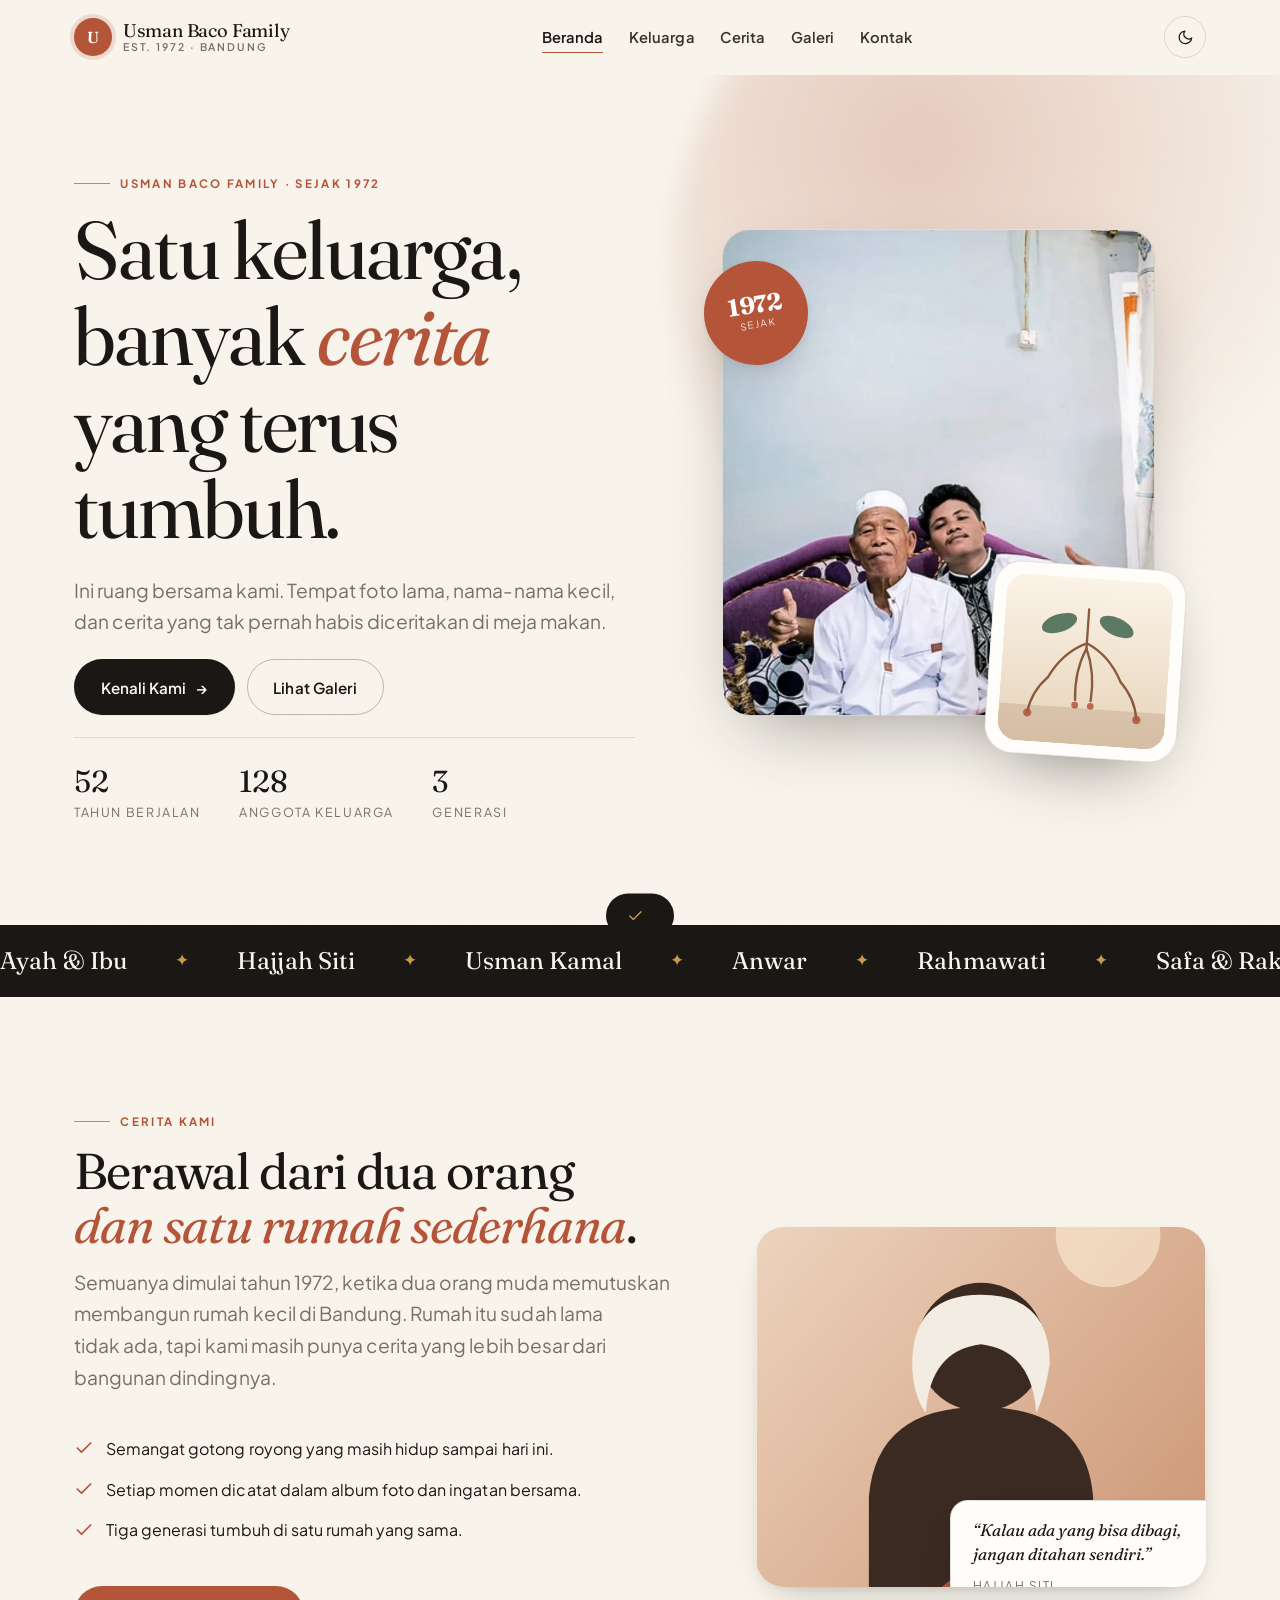
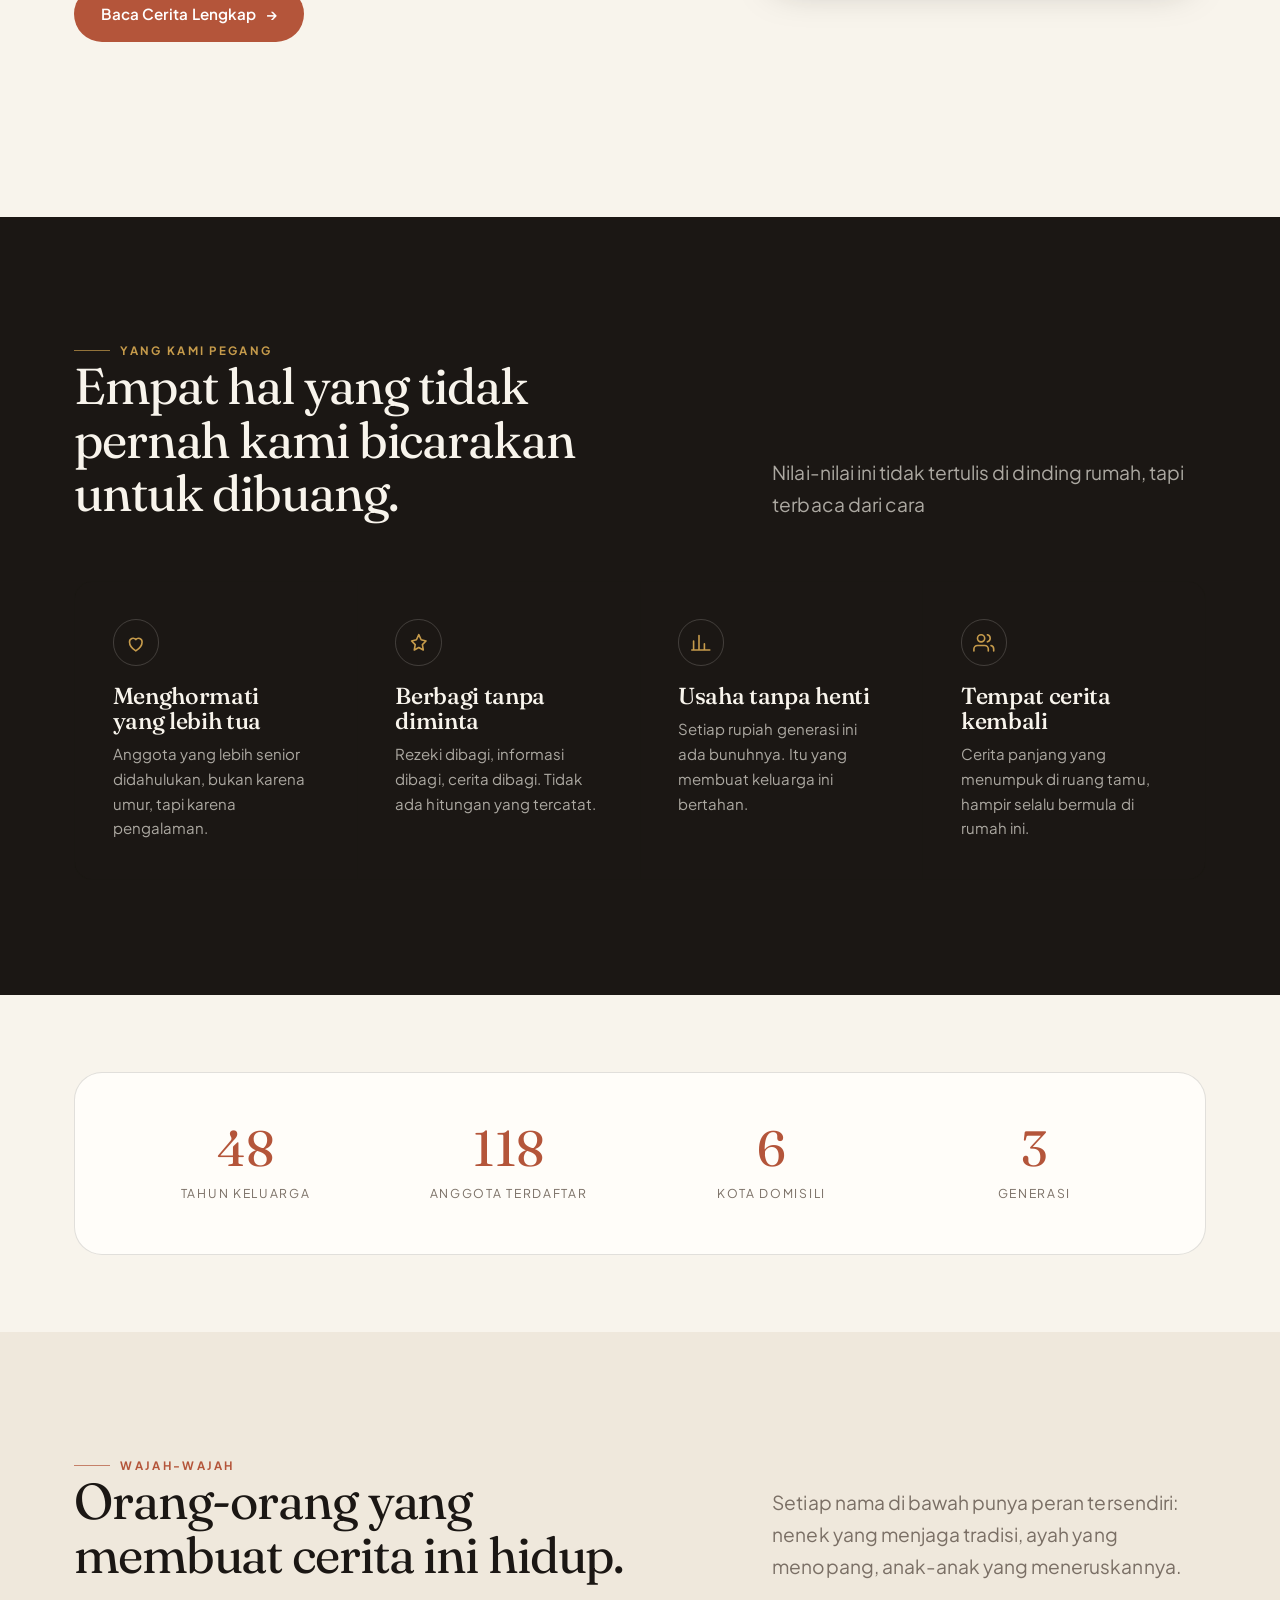
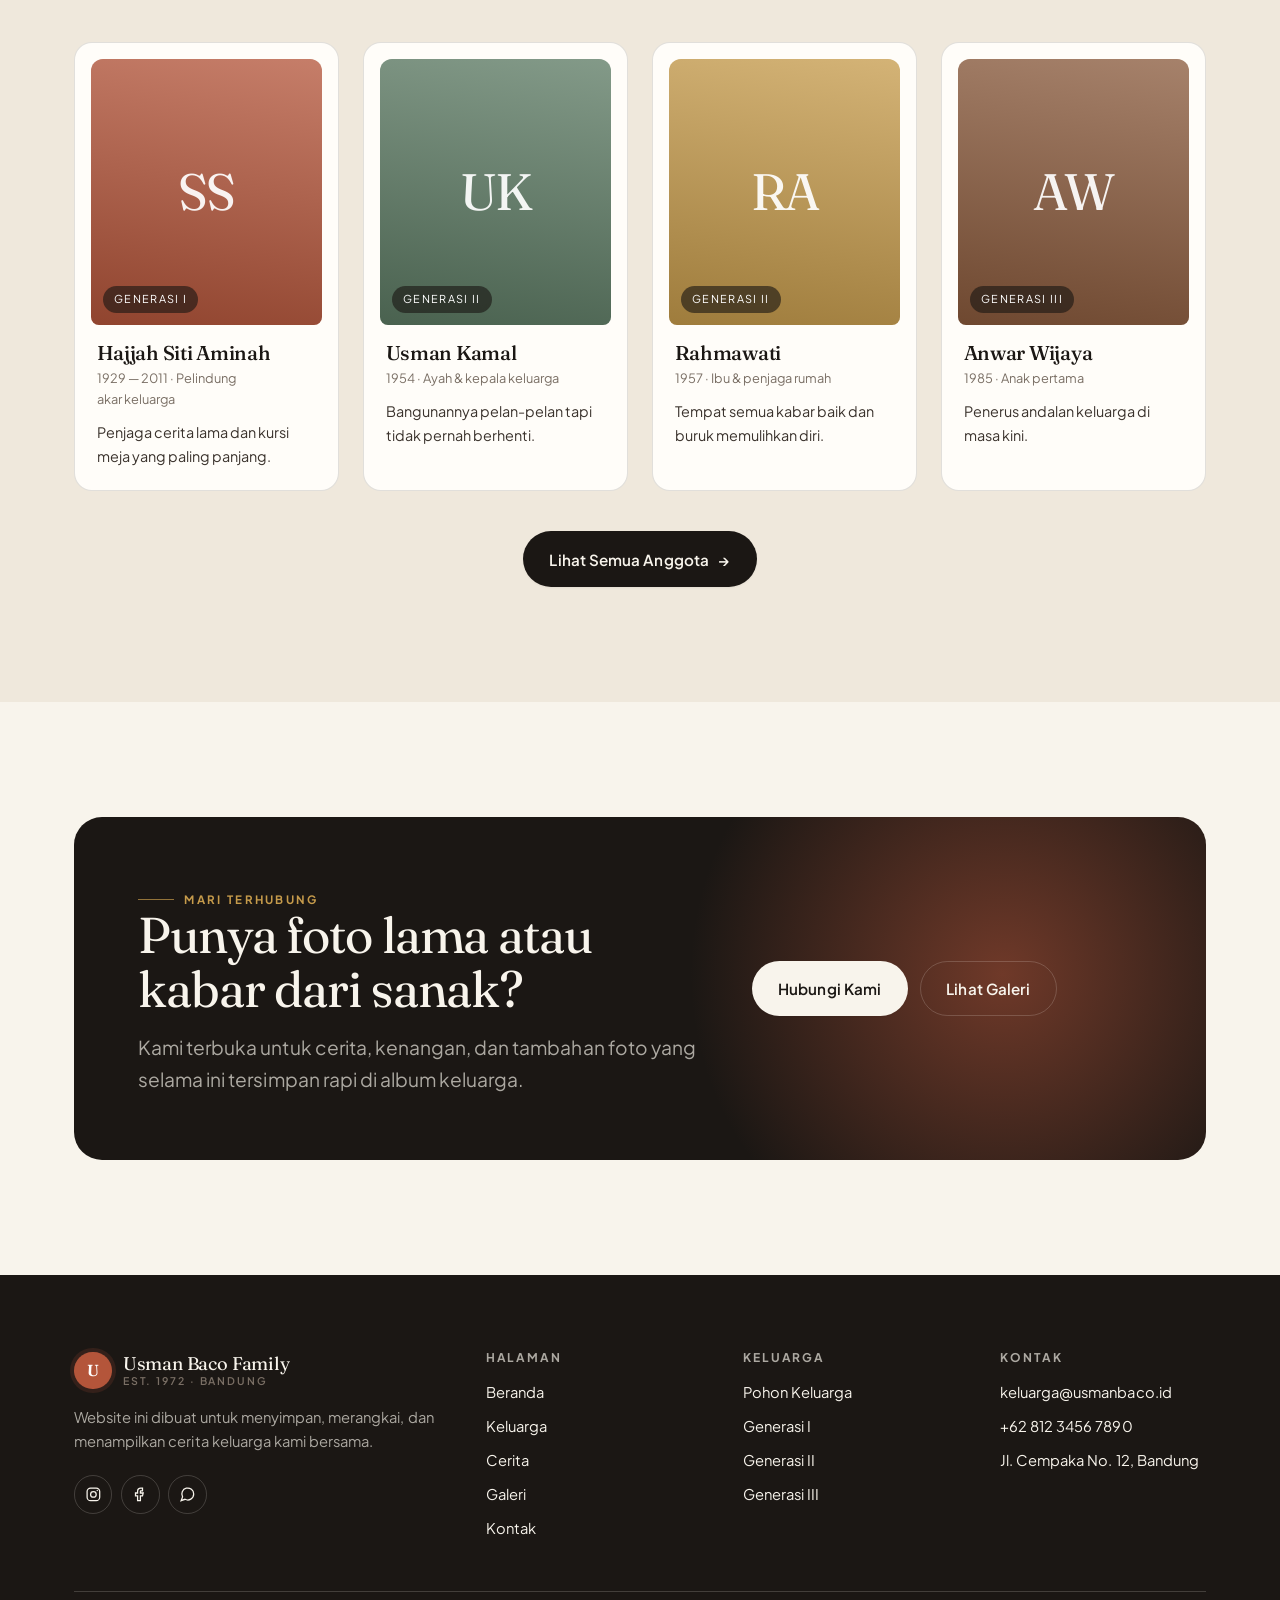
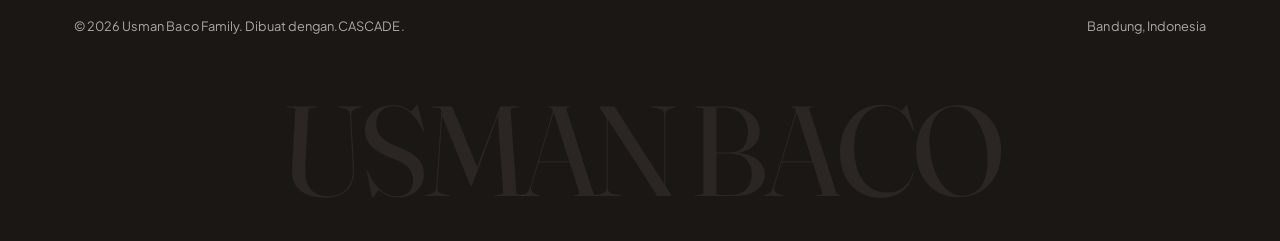
<file: index.html>
<!DOCTYPE html>
<html lang="id" data-theme="light">
<head>
  <meta charset="UTF-8">
  <meta name="viewport" content="width=device-width, initial-scale=1.0">
  <meta name="description" content="Website resmi Usman Baco Family. Cerita, galeri, dan silsilah tiga generasi keluarga Usman Baco yang berpusat di Bandung.">
  <meta name="theme-color" content="#f8f4ec">
  <meta property="og:title" content="Usman Baco Family: Satu Keluarga, Banyak Cerita">
  <meta property="og:description" content="Cerita, galeri, dan silsilah tiga generasi keluarga Usman Baco.">
  <meta property="og:type" content="website">
  <title>Usman Baco Family: Satu Keluarga, Banyak Cerita</title>
  <link rel="preconnect" href="https://fonts.googleapis.com">
  <link rel="preconnect" href="https://fonts.gstatic.com" crossorigin>
  <link href="https://fonts.googleapis.com/css2?family=Fraunces:ital,opsz,wght@0,9..144,300..800;1,9..144,300..800&family=Plus+Jakarta+Sans:wght@300;400;500;600;700;800&display=swap" rel="stylesheet">
  <link rel="icon" href="data:image/svg+xml,%3Csvg xmlns='http://www.w3.org/2000/svg' viewBox='0 0 100 100'%3E%3Ccircle cx='50' cy='50' r='50' fill='%23b4553a'/%3E%3Ctext x='50' y='68' font-family='Georgia,serif' font-size='58' fill='%23fff' text-anchor='middle'%3EU%3C/text%3E%3C/svg%3E">
  <link rel="stylesheet" href="assets/css/style.css">
</head>
<body>
  <a class="skip-link" href="#main">Lompat ke konten utama</a>

  <!-- ===== Header ===== -->
  <header class="site-header">
    <div class="shell header-inner">
      <a class="brand" href="index.html">
        <span class="brand__mark" aria-hidden="true">U</span>
        <span class="brand__text">
          Usman Baco Family
          <small>Est. 1972 &middot; Bandung</small>
        </span>
      </a>

      <nav class="nav" aria-label="Navigasi utama">
        <ul>
          <li><a href="index.html" aria-current="page">Beranda</a></li>
          <li><a href="keluarga.html">Keluarga</a></li>
          <li><a href="cerita.html">Cerita</a></li>
          <li><a href="galeri.html">Galeri</a></li>
          <li><a href="kontak.html">Kontak</a></li>
        </ul>
      </nav>

      <div class="header-actions">
        <button class="icon-btn theme-toggle" type="button" aria-label="Ganti tema terang/gelap">
          <svg class="icon-moon" viewBox="0 0 24 24" fill="none" stroke="currentColor" stroke-width="1.8" stroke-linecap="round" stroke-linejoin="round" aria-hidden="true">
            <path d="M21 12.79A9 9 0 1 1 11.21 3 7 7 0 0 0 21 12.79z"/>
          </svg>
          <svg class="icon-sun" viewBox="0 0 24 24" fill="none" stroke="currentColor" stroke-width="1.8" stroke-linecap="round" stroke-linejoin="round" aria-hidden="true">
            <circle cx="12" cy="12" r="4"/>
            <path d="M12 2v2M12 20v2M4.9 4.9l1.4 1.4M17.7 17.7l1.4 1.4M2 12h2M20 12h2M4.9 19.1l1.4-1.4M17.7 6.3l1.4-1.4"/>
          </svg>
        </button>
        <button class="icon-btn nav-toggle" type="button" aria-label="Buka menu" aria-expanded="false" aria-controls="mobile-nav">
          <span></span>
        </button>
      </div>
    </div>
  </header>

  <nav class="mobile-nav" id="mobile-nav" aria-label="Navigasi mobile">
    <a href="index.html">Beranda <span>01</span></a>
    <a href="keluarga.html">Keluarga <span>02</span></a>
    <a href="cerita.html">Cerita <span>03</span></a>
    <a href="galeri.html">Galeri <span>04</span></a>
    <a href="kontak.html">Kontak <span>05</span></a>
  </nav>

  <main id="main">
    <!-- ===== Hero ===== -->
    <section class="hero">
      <div class="shell hero-inner">
        <div class="hero-copy">
          <p class="eyebrow">Usman Baco Family &middot; Sejak 1972</p>
          <h1 class="display">Satu keluarga, <br>banyak <em>cerita</em> <br>yang terus tumbuh.</h1>
          <p class="lead">
            Ini ruang bersama kami. Tempat foto lama, nama-nama kecil, dan cerita
            yang tak pernah habis diceritakan di meja makan.
          </p>
          <div class="hero-cta">
            <a class="btn btn--primary" href="keluarga.html">
 Kenali Kami
              <span class="btn__arrow" aria-hidden="true">&rarr;</span>
            </a>
            <a class="btn btn--ghost" href="galeri.html">Lihat Galeri</a>
          </div>

          <dl class="hero-facts">
            <div class="hero-fact">
              <dt data-count="52" data-suffix="">0</dt>
              <dd>Tahun Berjalan</dd>
            </div>
            <div class="hero-fact">
              <dt data-count="128">0</dt>
              <dd>Anggota Keluarga</dd>
            </div>
            <div class="hero-fact">
              <dt data-count="3">0</dt>
              <dd>Generasi</dd>
            </div>
          </dl>
        </div>

        <div class="hero-visual">
          <div class="hero-stamp" aria-hidden="true">
            <div>
              <strong>1972</strong>
              <small>Sejak</small>
            </div>
          </div>
          <figure class="hero-card hero-card--main">
            <img src="assets/img/t1.jpeg" alt="Ilustrasi siluet tiga generasi keluarga Usman Baco berdiri bersama" width="800" height="920" fetchpriority="high">
          </figure>
          <figure class="hero-card hero-card--sub">
            <img src="assets/img/story-roots.svg" alt="Ilustrasi pohon keluarga dengan akar bercabang" width="800" height="640" loading="lazy">
          </figure>
        </div>
      </div>
    </section>

    <!-- ===== Marquee ===== -->
    <div class="marquee" aria-hidden="true">
      <div class="marquee-track">
        <span class="marquee-item">Ayah &amp; Ibu</span>
        <span class="marquee-item">Hajjah Siti</span>
        <span class="marquee-item">Usman Kamal</span>
        <span class="marquee-item">Anwar</span>
        <span class="marquee-item">Rahmawati</span>
        <span class="marquee-item">Safa &amp; Raka</span>
        <span class="marquee-item">Nadia</span>
        <span class="marquee-item">Ayah &amp; Ibu</span>
        <span class="marquee-item">Hajjah Siti</span>
        <span class="marquee-item">Usman Kamal</span>
        <span class="marquee-item">Anwar</span>
        <span class="marquee-item">Rahmawati</span>
        <span class="marquee-item">Safa &amp; Raka</span>
        <span class="marquee-item">Nadia</span>
      </div>
    </div>

    <!-- ===== Story ===== -->
    <section class="section" id="cerita">
      <div class="shell">
        <div class="split split--wide-left">
          <div class="reveal">
            <div class="section-head">
              <p class="eyebrow">Cerita Kami</p>
              <h2 class="display">Berawal dari dua orang <em>dan satu rumah sederhana</em>.</h2>
              <p class="lead">
                Semuanya dimulai tahun 1972, ketika dua orang muda memutuskan membangun
                rumah kecil di Bandung. Rumah itu sudah lama tidak ada, tapi kami masih
                punya cerita yang lebih besar dari bangunan dindingnya.
              </p>
              <ul class="check-list">
                <li>
                  <svg viewBox="0 0 24 24" fill="none" stroke="currentColor" stroke-width="2" stroke-linecap="round" stroke-linejoin="round" aria-hidden="true"><path d="M20 6L9 17l-5-5"/></svg>
                  <span>Semangat gotong royong yang masih hidup sampai hari ini.</span>
                </li>
                <li>
                  <svg viewBox="0 0 24 24" fill="none" stroke="currentColor" stroke-width="2" stroke-linecap="round" stroke-linejoin="round" aria-hidden="true"><path d="M20 6L9 17l-5-5"/></svg>
                  <span>Setiap momen dicatat dalam album foto dan ingatan bersama.</span>
                </li>
                <li>
                  <svg viewBox="0 0 24 24" fill="none" stroke="currentColor" stroke-width="2" stroke-linecap="round" stroke-linejoin="round" aria-hidden="true"><path d="M20 6L9 17l-5-5"/></svg>
                  <span>Tiga generasi tumbuh di satu rumah yang sama.</span>
                </li>
              </ul>
              <p>
                <a class="btn btn--accent" href="cerita.html" style="margin-top:1.75rem">
                  Baca Cerita Lengkap
                  <span class="btn__arrow" aria-hidden="true">&rarr;</span>
                </a>
              </p>
            </div>
          </div>

          <div class="reveal" data-delay="2">
            <figure class="split-media">
              <img src="assets/img/portrait-hajjah.svg" alt="Ilustrasi Hajjah Siti" width="600" height="700" loading="lazy">
              <figcaption class="quote-card">
                <p>&ldquo;Kalau ada yang bisa dibagi, jangan ditahan sendiri.&rdquo;</p>
                <cite>Hajjah Siti</cite>
              </figcaption>
            </figure>
          </div>
        </div>
      </div>
    </section>

    <!-- ===== Values ===== -->
    <section class="section section--dark" id="nilai">
      <div class="shell">
        <div class="section-head section-head--split reveal">
          <div>
            <p class="eyebrow">Yang Kami Pegang</p>
            <h2 class="display">Empat hal yang tidak pernah kami bicarakan untuk dibuang.</h2>
          </div>
          <p class="lead">
            Nilai-nilai ini tidak tertulis di dinding rumah, tapi terbaca dari cara
          </p>
        </div>

        <div class="values-grid reveal">
          <article class="value-card">
            <div class="value-card__icon" aria-hidden="true">
              <svg viewBox="0 0 24 24" fill="none" stroke="currentColor" stroke-width="1.8" stroke-linecap="round" stroke-linejoin="round"><path d="M12 21s-7-4.6-7-10a4 4 0 0 1 7-2.6A4 4 0 0 1 19 11c0 5.4-7 10-7 10z"/></svg>
            </div>
            <h3>Menghormati yang lebih tua</h3>
            <p>Anggota yang lebih senior didahulukan, bukan karena umur, tapi karena pengalaman.</p>
          </article>

          <article class="value-card">
            <div class="value-card__icon" aria-hidden="true">
              <svg viewBox="0 0 24 24" fill="none" stroke="currentColor" stroke-width="1.8" stroke-linecap="round" stroke-linejoin="round"><path d="M12 3l2.6 5.6L20 10l-4 4 1 6-5-2.8L7 20l1-6-4-4 5.4-1.4z"/></svg>
            </div>
            <h3>Berbagi tanpa diminta</h3>
            <p>Rezeki dibagi, informasi dibagi, cerita dibagi. Tidak ada hitungan yang tercatat.</p>
          </article>

          <article class="value-card">
            <div class="value-card__icon" aria-hidden="true">
              <svg viewBox="0 0 24 24" fill="none" stroke="currentColor" stroke-width="1.8" stroke-linecap="round" stroke-linejoin="round"><path d="M4 20V10M10 20V4M16 20v-7M22 20H2"/></svg>
            </div>
            <h3>Usaha tanpa henti</h3>
            <p>Setiap rupiah generasi ini ada bunuhnya. Itu yang membuat keluarga ini bertahan.</p>
          </article>

          <article class="value-card">
            <div class="value-card__icon" aria-hidden="true">
              <svg viewBox="0 0 24 24" fill="none" stroke="currentColor" stroke-width="1.8" stroke-linecap="round" stroke-linejoin="round"><path d="M17 21v-2a4 4 0 0 0-4-4H5a4 4 0 0 0-4 4v2"/><circle cx="9" cy="7" r="4"/><path d="M23 21v-2a4 4 0 0 0-3-3.9"/><path d="M16 3.1a4 4 0 0 1 0 7.8"/></svg>
            </div>
            <h3>Tempat cerita kembali</h3>
            <p>Cerita panjang yang menumpuk di ruang tamu, hampir selalu bermula di rumah ini.</p>
          </article>
        </div>
      </div>
    </section>

    <!-- ===== Stats ===== -->
    <section class="section section--tight">
      <div class="shell">
        <div class="stats-band reveal">
          <div class="stat">
            <div class="stat__num" data-count="52" data-suffix="">0</div>
            <div class="stat__label">Tahun Keluarga</div>
          </div>
          <div class="stat">
            <div class="stat__num" data-count="128">0</div>
            <div class="stat__label">Anggota Terdaftar</div>
          </div>
          <div class="stat">
            <div class="stat__num" data-count="6">0</div>
            <div class="stat__label">Kota Domisili</div>
          </div>
          <div class="stat">
            <div class="stat__num" data-count="3">0</div>
            <div class="stat__label">Generasi</div>
          </div>
        </div>
      </div>
    </section>

    <!-- ===== Preview keluarga ===== -->
    <section class="section section--paper2">
      <div class="shell">
        <div class="section-head section-head--split reveal">
          <div>
            <p class="eyebrow">Wajah-wajah</p>
            <h2 class="display">Orang-orang yang membuat cerita ini hidup.</h2>
          </div>
          <p class="lead">
            Setiap nama di bawah punya peran tersendiri: nenek yang menjaga tradisi,
            ayah yang menopang, anak-anak yang meneruskannya.
          </p>
        </div>

        <div class="people-grid">
          <article class="person reveal" style="--mono:#b4553a">
            <div class="person__photo">
              <span class="person__mono" aria-hidden="true">SS</span>
              <span class="person__role">Generasi I</span>
            </div>
            <div class="person__body">
              <h3 class="person__name">Hajjah Siti Aminah</h3>
              <p class="person__meta">1929 &mdash; 2011 &middot; Pelindung akar keluarga</p>
              <p class="person__desc">Penjaga cerita lama dan kursi meja yang paling panjang.</p>
            </div>
          </article>

          <article class="person reveal" data-delay="1" style="--mono:#5c7a63">
            <div class="person__photo">
              <span class="person__mono" aria-hidden="true">UK</span>
              <span class="person__role">Generasi II</span>
            </div>
            <div class="person__body">
              <h3 class="person__name">Usman Kamal</h3>
              <p class="person__meta">1954 &middot; Ayah &amp; kepala keluarga</p>
              <p class="person__desc">Bangunannya pelan-pelan tapi tidak pernah berhenti.</p>
            </div>
          </article>

          <article class="person reveal" data-delay="2" style="--mono:#c69b4b">
            <div class="person__photo">
              <span class="person__mono" aria-hidden="true">RA</span>
              <span class="person__role">Generasi II</span>
            </div>
            <div class="person__body">
              <h3 class="person__name">Rahmawati</h3>
              <p class="person__meta">1957 &middot; Ibu &amp; penjaga rumah</p>
              <p class="person__desc">Tempat semua kabar baik dan buruk memulihkan diri.</p>
            </div>
          </article>

          <article class="person reveal" data-delay="3" style="--mono:#8a5a3c">
            <div class="person__photo">
              <span class="person__mono" aria-hidden="true">AW</span>
              <span class="person__role">Generasi III</span>
            </div>
            <div class="person__body">
              <h3 class="person__name">Anwar Wijaya</h3>
              <p class="person__meta">1985 &middot; Anak pertama</p>
              <p class="person__desc">Penerus andalan keluarga di masa kini.</p>
            </div>
          </article>
        </div>

        <p class="reveal" style="margin-top:2.5rem;text-align:center">
          <a class="btn btn--primary" href="keluarga.html">
            Lihat Semua Anggota
            <span class="btn__arrow" aria-hidden="true">&rarr;</span>
          </a>
        </p>
      </div>
    </section>

    <!-- ===== CTA ===== -->
    <section class="section">
      <div class="shell">
        <div class="cta-card reveal">
          <div>
            <p class="eyebrow" style="color:var(--gold)">Mari Terhubung</p>
            <h2 class="display">Punya foto lama atau kabar dari sanak?</h2>
            <p class="lead" style="margin-top:1rem">
              Kami terbuka untuk cerita, kenangan, dan tambahan foto yang selama ini
              tersimpan rapi di album keluarga.
            </p>
          </div>
          <div class="cta-actions">
            <a class="btn btn--primary" href="kontak.html">Hubungi Kami</a>
            <a class="btn btn--ghost" href="galeri.html">Lihat Galeri</a>
          </div>
        </div>
      </div>
    </section>
  </main>

  <!-- ===== Footer ===== -->
  <footer class="site-footer">
    <div class="shell">
      <div class="footer-grid">
        <div class="footer-brand">
          <a class="brand" href="index.html">
            <span class="brand__mark" aria-hidden="true">U</span>
            <span class="brand__text">
              Usman Baco Family
              <small>Est. 1972 &middot; Bandung</small>
            </span>
          </a>
          <p>
            Website ini dibuat untuk menyimpan, merangkai, dan menampilkan
            cerita keluarga kami bersama.
          </p>
          <div class="socials">
            <a href="https://instagram.com/usmanbaco.family" aria-label="Instagram" target="_blank" rel="noopener noreferrer">
              <svg viewBox="0 0 24 24" fill="none" stroke="currentColor" stroke-width="1.8" aria-hidden="true"><rect x="3" y="3" width="18" height="18" rx="5"/><circle cx="12" cy="12" r="4"/><circle cx="17.5" cy="6.5" r="1" fill="currentColor" stroke="none"/></svg>
            </a>
            <a href="https://facebook.com/usmanbaco.family" aria-label="Facebook" target="_blank" rel="noopener noreferrer">
              <svg viewBox="0 0 24 24" fill="none" stroke="currentColor" stroke-width="1.8" aria-hidden="true"><path d="M15 3h-2.5A4.5 4.5 0 0 0 8 7.5V10H5v4h3v7h4v-7h3l1-4h-4V7.5A.5.5 0 0 1 12.5 7H15z"/></svg>
            </a>
            <a href="https://wa.me/6281234567890" aria-label="WhatsApp" target="_blank" rel="noopener noreferrer">
              <svg viewBox="0 0 24 24" fill="none" stroke="currentColor" stroke-width="1.8" aria-hidden="true"><path d="M21 11.5a8.5 8.5 0 0 1-12.4 7.5L3 21l2.1-5.4A8.5 8.5 0 1 1 21 11.5z"/></svg>
            </a>
          </div>
        </div>

        <div>
          <h2 class="footer-title">Halaman</h2>
          <div class="footer-links">
            <a href="index.html">Beranda</a>
            <a href="keluarga.html">Keluarga</a>
            <a href="cerita.html">Cerita</a>
            <a href="galeri.html">Galeri</a>
            <a href="kontak.html">Kontak</a>
          </div>
        </div>

        <div>
          <h2 class="footer-title">Keluarga</h2>
          <div class="footer-links">
            <a href="keluarga.html#pohon">Pohon Keluarga</a>
            <a href="keluarga.html#generasi-1">Generasi I</a>
            <a href="keluarga.html#generasi-2">Generasi II</a>
            <a href="keluarga.html#generasi-3">Generasi III</a>
          </div>
        </div>

        <div>
          <h2 class="footer-title">Kontak</h2>
          <div class="footer-links">
            <a href="mailto:keluarga@usmanbaco.id">keluarga@usmanbaco.id</a>
            <a href="tel:+6281234567890">+62 812 3456 7890</a>
            <a href="https://maps.google.com/?q=Jl.+Cempaka+No.+12,+Bandung" target="_blank" rel="noopener noreferrer">Jl. Cempaka No. 12, Bandung</a>
          </div>
        </div>
      </div>

      <div class="footer-bottom">
        <span>&copy; <span data-year>2026</span> Usman Baco Family. Dibuat dengan.CASCADE.</span>
        <span>Bandung, Indonesia</span>
      </div>

      <div class="footer-wordmark" aria-hidden="true">USMAN BACO</div>
    </div>
  </footer>

  <!-- ===== Lightbox ===== -->
  <div class="lightbox" id="lightbox" role="dialog" aria-modal="true" aria-label="Pratinjau foto">
    <button class="lightbox__btn lightbox__btn--close" type="button" aria-label="Tutup pratinjau">
      <svg viewBox="0 0 24 24" fill="none" stroke="currentColor" stroke-width="2" stroke-linecap="round" aria-hidden="true"><path d="M18 6L6 18M6 6l12 12"/></svg>
    </button>
    <button class="lightbox__btn lightbox__btn--prev" type="button" aria-label="Foto sebelumnya">
      <svg viewBox="0 0 24 24" fill="none" stroke="currentColor" stroke-width="2" stroke-linecap="round" stroke-linejoin="round" aria-hidden="true"><path d="M15 18l-6-6 6-6"/></svg>
    </button>
    <button class="lightbox__btn lightbox__btn--next" type="button" aria-label="Foto berikutnya">
      <svg viewBox="0 0 24 24" fill="none" stroke="currentColor" stroke-width="2" stroke-linecap="round" stroke-linejoin="round" aria-hidden="true"><path d="M9 18l6-6-6-6"/></svg>
    </button>
    <figure class="lightbox__figure">
      <img data-lightbox-image src="assets/img/gal-1.svg" alt="Pratinjau foto keluarga">
      <figcaption class="lightbox__cap">
        <strong data-lightbox-title></strong>
        <span data-lightbox-caption></span>
      </figcaption>
    </figure>
  </div>

  <button class="to-top" type="button" aria-label="Kembali ke atas">
    <svg viewBox="0 0 24 24" fill="none" stroke="currentColor" stroke-width="2" stroke-linecap="round" stroke-linejoin="round" aria-hidden="true"><path d="M12 19V5M5 12l7-7 7 7"/></svg>
  </button>

  <div class="toast" id="toast" role="status" aria-live="polite">
    <svg viewBox="0 0 24 24" fill="none" stroke="currentColor" stroke-width="2" stroke-linecap="round" stroke-linejoin="round" aria-hidden="true"><path d="M20 6L9 17l-5-5"/></svg>
    <span data-toast-text></span>
  </div>

  <script src="assets/js/main.js" defer></script>
</body>
</html>
</file>
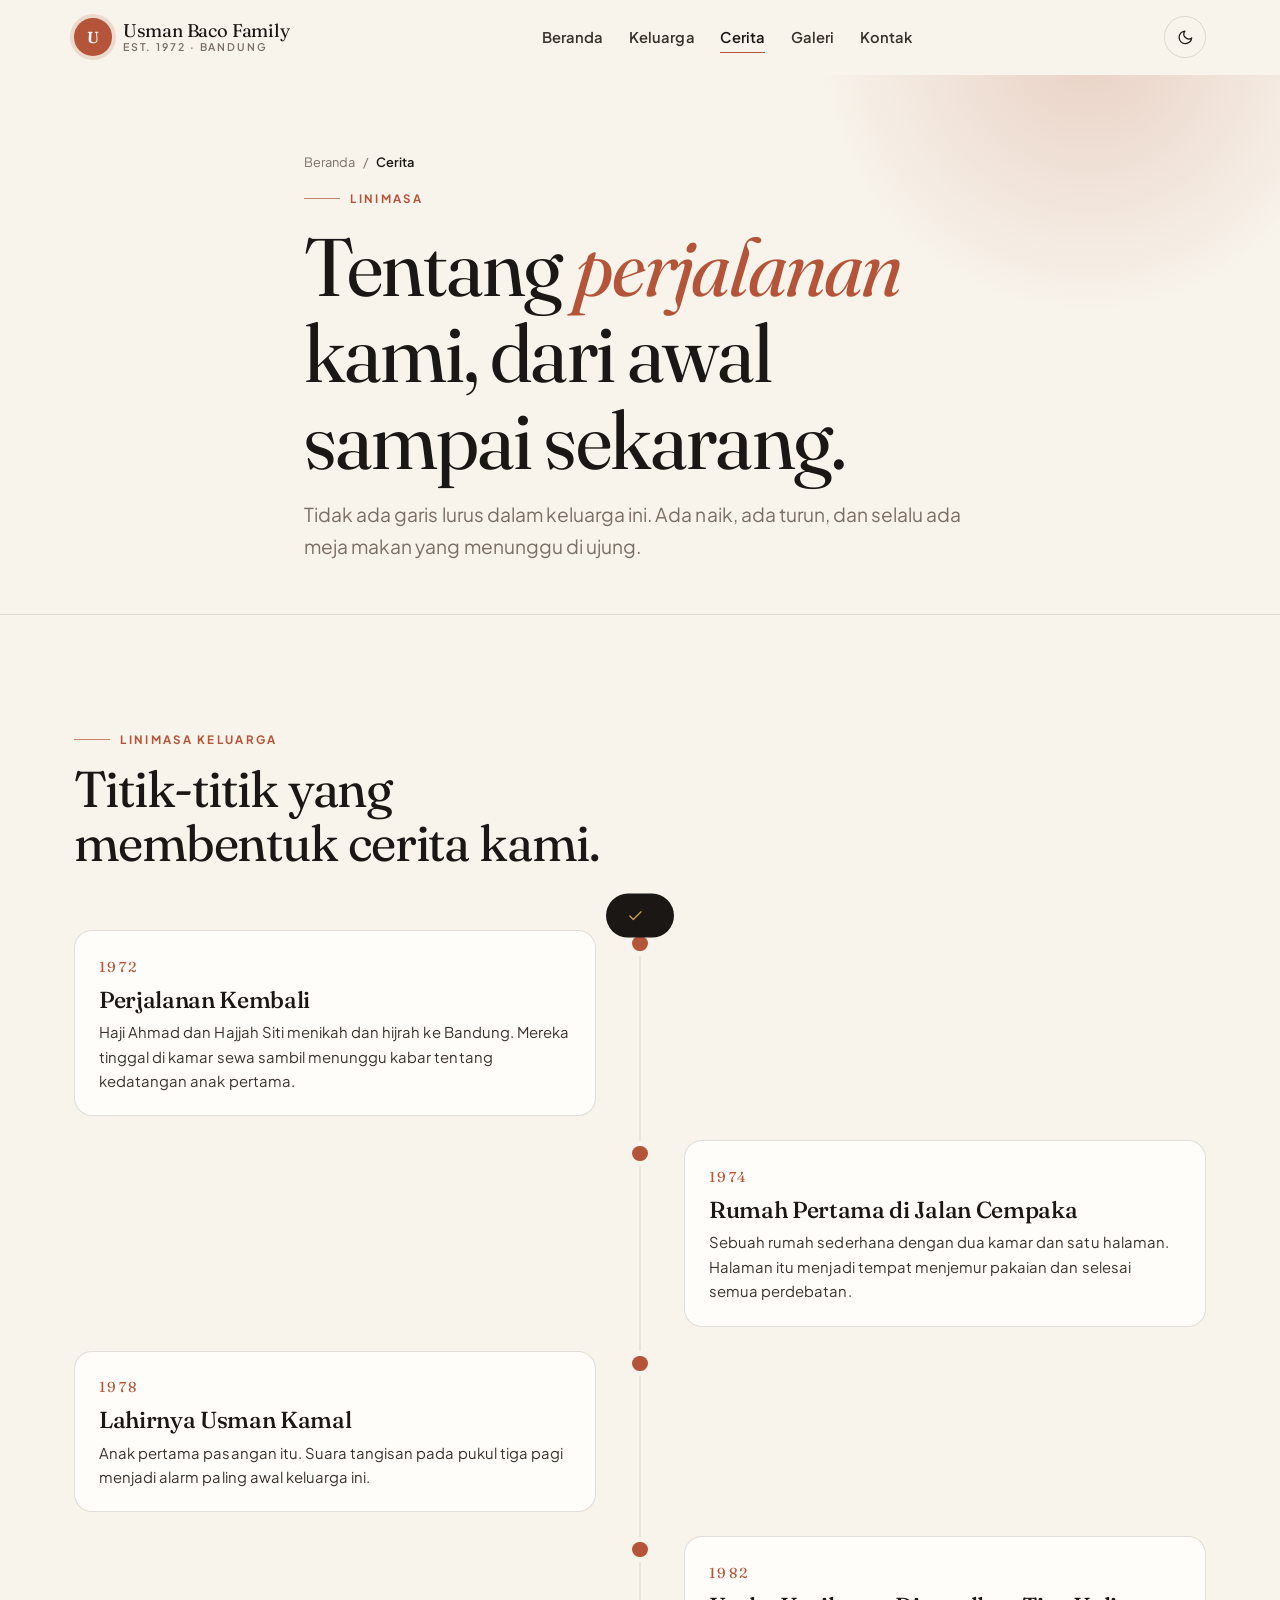
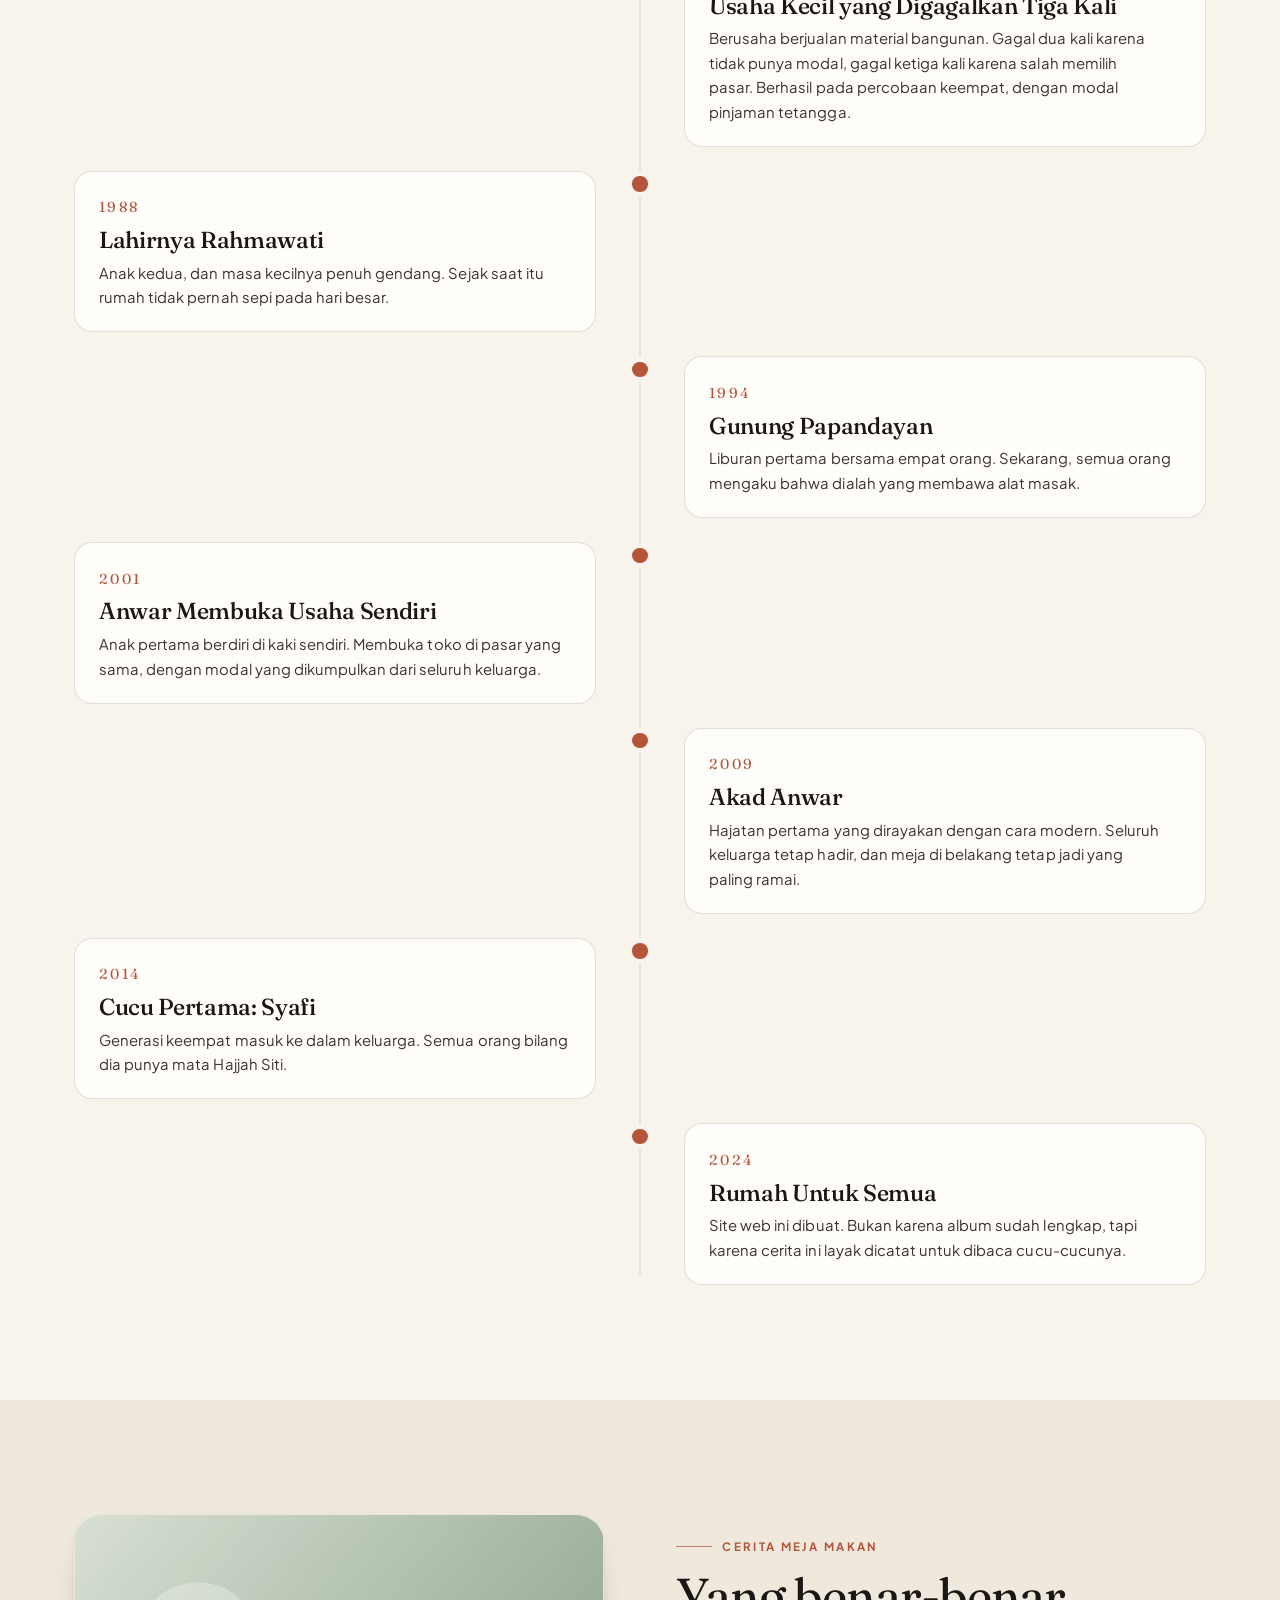
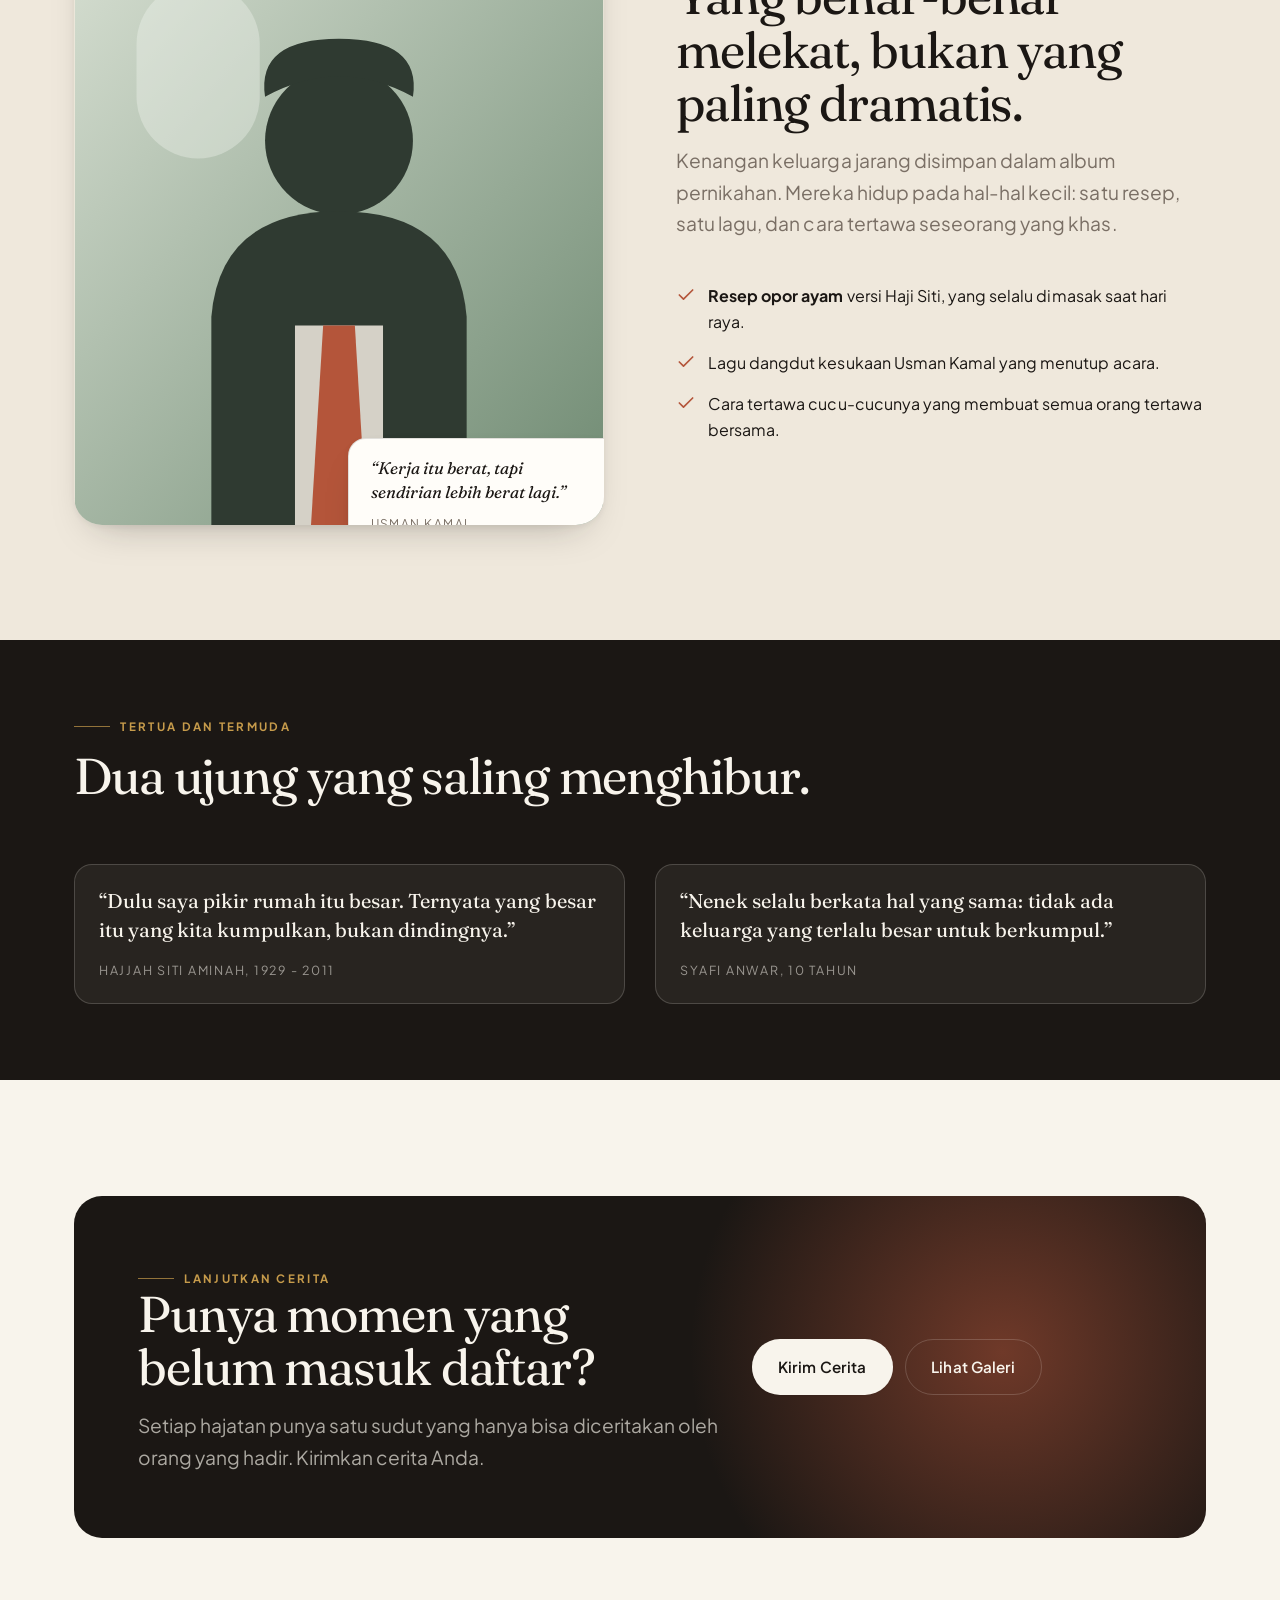
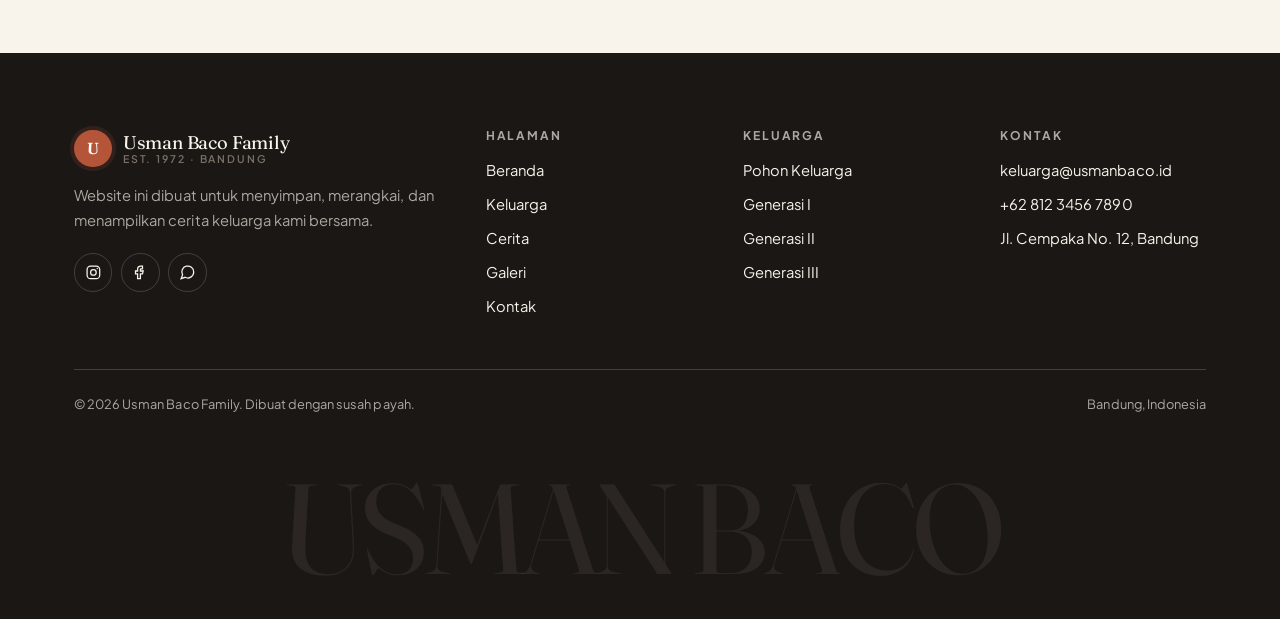
<file: cerita.html>
<!DOCTYPE html>
<html lang="id" data-theme="light">
<head>
  <meta charset="UTF-8">
  <meta name="viewport" content="width=device-width, initial-scale=1.0">
  <meta name="description" content="Linimasa perjalanan Usman Baco Family dari 1972 hingga kini: rumah pertama, usaha, hajatan, dan wisuda cucu-cucunya.">
  <meta name="theme-color" content="#f8f4ec">
  <title>Cerita - Usman Baco Family</title>
  <link rel="preconnect" href="https://fonts.googleapis.com">
  <link rel="preconnect" href="https://fonts.gstatic.com" crossorigin>
  <link href="https://fonts.googleapis.com/css2?family=Fraunces:ital,opsz,wght@0,9..144,300..800;1,9..144,300..800&family=Plus+Jakarta+Sans:wght@300;400;500;600;700;800&display=swap" rel="stylesheet">
  <link rel="icon" href="data:image/svg+xml,%3Csvg xmlns='http://www.w3.org/2000/svg' viewBox='0 0 100 100'%3E%3Ccircle cx='50' cy='50' r='50' fill='%23b4553a'/%3E%3Ctext x='50' y='68' font-family='Georgia,serif' font-size='58' fill='%23fff' text-anchor='middle'%3EU%3C/text%3E%3C/svg%3E">
  <link rel="stylesheet" href="assets/css/style.css">
</head>
<body>
  <a class="skip-link" href="#main">Lompat ke konten utama</a>

  <header class="site-header">
    <div class="shell header-inner">
      <a class="brand" href="index.html">
        <span class="brand__mark" aria-hidden="true">U</span>
        <span class="brand__text">
          Usman Baco Family
          <small>Est. 1972 &middot; Bandung</small>
        </span>
      </a>

      <nav class="nav" aria-label="Navigasi utama">
        <ul>
          <li><a href="index.html">Beranda</a></li>
          <li><a href="keluarga.html">Keluarga</a></li>
          <li><a href="cerita.html" aria-current="page">Cerita</a></li>
          <li><a href="galeri.html">Galeri</a></li>
          <li><a href="kontak.html">Kontak</a></li>
        </ul>
      </nav>

      <div class="header-actions">
        <button class="icon-btn theme-toggle" type="button" aria-label="Ganti tema terang/gelap">
          <svg class="icon-moon" viewBox="0 0 24 24" fill="none" stroke="currentColor" stroke-width="1.8" stroke-linecap="round" stroke-linejoin="round" aria-hidden="true">
            <path d="M21 12.79A9 9 0 1 1 11.21 3 7 7 0 0 0 21 12.79z"/>
          </svg>
          <svg class="icon-sun" viewBox="0 0 24 24" fill="none" stroke="currentColor" stroke-width="1.8" stroke-linecap="round" stroke-linejoin="round" aria-hidden="true">
            <circle cx="12" cy="12" r="4"/>
            <path d="M12 2v2M12 20v2M4.9 4.9l1.4 1.4M17.7 17.7l1.4 1.4M2 12h2M20 12h2M4.9 19.1l1.4-1.4M17.7 6.3l1.4-1.4"/>
          </svg>
        </button>
        <button class="icon-btn nav-toggle" type="button" aria-label="Buka menu" aria-expanded="false" aria-controls="mobile-nav">
          <span></span>
        </button>
      </div>
    </div>
  </header>

  <nav class="mobile-nav" id="mobile-nav" aria-label="Navigasi mobile">
    <a href="index.html">Beranda <span>01</span></a>
    <a href="keluarga.html">Keluarga <span>02</span></a>
    <a href="cerita.html">Cerita <span>03</span></a>
    <a href="galeri.html">Galeri <span>04</span></a>
    <a href="kontak.html">Kontak <span>05</span></a>
  </nav>

  <main id="main">
    <section class="page-head">
      <div class="shell page-head__inner">
        <nav class="crumbs" aria-label="Remah roti">
          <a href="index.html">Beranda</a>
          <span aria-hidden="true">/</span>
          <span aria-current="page">Cerita</span>
        </nav>
        <p class="eyebrow">Linimasa</p>
        <h1 class="display">Tentang <em>perjalanan</em> kami, dari awal sampai sekarang.</h1>
        <p class="lead">
          Tidak ada garis lurus dalam keluarga ini. Ada naik, ada turun, dan
        selalu ada meja makan yang menunggu di ujung.
        </p>
      </div>
    </section>

    <section class="section">
      <div class="shell">
        <div class="section-head reveal">
          <p class="eyebrow">Linimasa Keluarga</p>
          <h2 class="display">Titik-titik yang membentuk cerita kami.</h2>
        </div>

        <div class="timeline">
          <article class="tl-item reveal">
            <span class="tl-dot" aria-hidden="true"></span>
            <div class="tl-card">
              <span class="tl-year">1972</span>
              <h3>Perjalanan Kembali</h3>
              <p>
                Haji Ahmad dan Hajjah Siti menikah dan hijrah ke Bandung.
                Mereka tinggal di kamar sewa sambil menunggu kabar
                tentang kedatangan anak pertama.
              </p>
            </div>
          </article>

          <article class="tl-item reveal">
            <span class="tl-dot" aria-hidden="true"></span>
            <div class="tl-card">
              <span class="tl-year">1974</span>
              <h3>Rumah Pertama di Jalan Cempaka</h3>
              <p>
                Sebuah rumah sederhana dengan dua kamar dan satu halaman.
                Halaman itu menjadi tempat menjemur pakaian dan
                selesai semua perdebatan.
              </p>
            </div>
          </article>

          <article class="tl-item reveal">
            <span class="tl-dot" aria-hidden="true"></span>
            <div class="tl-card">
              <span class="tl-year">1978</span>
              <h3>Lahirnya Usman Kamal</h3>
              <p>
                Anak pertama pasangan itu. Suara tangisan pada pukul tiga
                pagi menjadi alarm paling awal keluarga ini.
              </p>
            </div>
          </article>

          <article class="tl-item reveal">
            <span class="tl-dot" aria-hidden="true"></span>
            <div class="tl-card">
              <span class="tl-year">1982</span>
              <h3>Usaha Kecil yang Digagalkan Tiga Kali</h3>
              <p>
                Berusaha berjualan material bangunan. Gagal dua kali karena
                tidak punya modal, gagal ketiga kali karena salah memilih pasar.
                Berhasil pada percobaan keempat, dengan modal pinjaman tetangga.
              </p>
            </div>
          </article>

          <article class="tl-item reveal">
            <span class="tl-dot" aria-hidden="true"></span>
            <div class="tl-card">
              <span class="tl-year">1988</span>
              <h3>Lahirnya Rahmawati</h3>
              <p>
                Anak kedua, dan masa kecilnya penuh gendang.
                Sejak saat itu rumah tidak pernah sepi pada hari besar.
              </p>
            </div>
          </article>

          <article class="tl-item reveal">
            <span class="tl-dot" aria-hidden="true"></span>
            <div class="tl-card">
              <span class="tl-year">1994</span>
              <h3>Gunung Papandayan</h3>
              <p>
                Liburan pertama bersama empat orang. Sekarang,
                semua orang mengaku bahwa dialah yang membawa alat masak.
              </p>
            </div>
          </article>

          <article class="tl-item reveal">
            <span class="tl-dot" aria-hidden="true"></span>
            <div class="tl-card">
              <span class="tl-year">2001</span>
              <h3>Anwar Membuka Usaha Sendiri</h3>
              <p>
                Anak pertama berdiri di kaki sendiri. Membuka toko di pasar
                yang sama, dengan modal yang dikumpulkan dari seluruh keluarga.
              </p>
            </div>
          </article>

          <article class="tl-item reveal">
            <span class="tl-dot" aria-hidden="true"></span>
            <div class="tl-card">
              <span class="tl-year">2009</span>
              <h3>Akad Anwar</h3>
              <p>
                Hajatan pertama yang dirayakan dengan cara modern. Seluruh
                keluarga tetap hadir, dan meja di belakang tetap jadi yang
                paling ramai.
              </p>
            </div>
          </article>

          <article class="tl-item reveal">
            <span class="tl-dot" aria-hidden="true"></span>
            <div class="tl-card">
              <span class="tl-year">2014</span>
              <h3>Cucu Pertama: Syafi</h3>
              <p>
                Generasi keempat masuk ke dalam keluarga. Semua orang bilang
                dia punya mata Hajjah Siti.
              </p>
            </div>
          </article>

          <article class="tl-item reveal">
            <span class="tl-dot" aria-hidden="true"></span>
            <div class="tl-card">
              <span class="tl-year">2024</span>
              <h3>Rumah Untuk Semua</h3>
              <p>
                Site web ini dibuat. Bukan karena album sudah lengkap,
                tapi karena cerita ini layak dicatat untuk dibaca cucu-cucunya.
              </p>
            </div>
          </article>
        </div>
      </div>
    </section>

    <section class="section section--paper2">
      <div class="shell">
        <div class="split">
          <div class="reveal">
            <figure class="split-media split-media--tall">
              <img src="assets/img/portrait-ayah.svg" alt="Ilustrasi potret Usman Kamal" width="600" height="700" loading="lazy">
              <figcaption class="quote-card">
                <p>&ldquo;Kerja itu berat, tapi sendirian lebih berat lagi.&rdquo;</p>
                <cite>Usman Kamal</cite>
              </figcaption>
            </figure>
          </div>

          <div class="reveal" data-delay="2">
            <div class="section-head">
              <p class="eyebrow">Cerita Meja Makan</p>
              <h2 class="display">Yang benar-benar melekat, bukan yang paling dramatis.</h2>
              <p class="lead">
                Kenangan keluarga jarang disimpan dalam album pernikahan. Mereka
                hidup pada hal-hal kecil: satu resep, satu lagu, dan cara
                tertawa seseorang yang khas.
              </p>
              <ul class="check-list">
                <li>
                  <svg viewBox="0 0 24 24" fill="none" stroke="currentColor" stroke-width="2" stroke-linecap="round" stroke-linejoin="round" aria-hidden="true"><path d="M20 6L9 17l-5-5"/></svg>
                  <span><strong>Resep opor ayam</strong> versi Haji Siti, yang selalu dimasak saat hari raya.</span>
                </li>
                <li>
                  <svg viewBox="0 0 24 24" fill="none" stroke="currentColor" stroke-width="2" stroke-linecap="round" stroke-linejoin="round" aria-hidden="true"><path d="M20 6L9 17l-5-5"/></svg>
                  <span>Lagu dangdut kesukaan Usman Kamal yang menutup acara.</span>
                </li>
                <li>
                  <svg viewBox="0 0 24 24" fill="none" stroke="currentColor" stroke-width="2" stroke-linecap="round" stroke-linejoin="round" aria-hidden="true"><path d="M20 6L9 17l-5-5"/></svg>
                  <span>Cara tertawa cucu-cucunya yang membuat semua orang tertawa bersama.</span>
                </li>
              </ul>
            </div>
          </div>
        </div>
      </div>
    </section>

    <section class="section section--dark section--tight">
      <div class="shell">
        <div class="section-head reveal" style="max-width:760px">
          <p class="eyebrow">Tertua dan Termuda</p>
          <h2 class="display">Dua ujung yang saling menghibur.</h2>
        </div>

        <div class="grid grid--2">
          <figure class="tl-card reveal" style="background:rgba(248,244,236,.06);border-color:rgba(248,244,236,.18)">
            <blockquote style="font-family:var(--font-display);font-size:1.25rem;line-height:1.45;color:var(--paper)">
              &ldquo;Dulu saya pikir rumah itu besar. Ternyata yang besar itu
              yang kita kumpulkan, bukan dindingnya.&rdquo;
            </blockquote>
            <figcaption style="margin-top:1rem;font-size:.78rem;letter-spacing:.14em;text-transform:uppercase;color:rgba(248,244,236,.55)">
              Hajjah Siti Aminah, 1929 - 2011
            </figcaption>
          </figure>

          <figure class="tl-card reveal" data-delay="2" style="background:rgba(248,244,236,.06);border-color:rgba(248,244,236,.18)">
            <blockquote style="font-family:var(--font-display);font-size:1.25rem;line-height:1.45;color:var(--paper)">
              &ldquo;Nenek selalu berkata hal yang sama: tidak ada keluarga
              yang terlalu besar untuk berkumpul.&rdquo;
            </blockquote>
            <figcaption style="margin-top:1rem;font-size:.78rem;letter-spacing:.14em;text-transform:uppercase;color:rgba(248,244,236,.55)">
              Syafi Anwar, 10 tahun
            </figcaption>
          </figure>
        </div>
      </div>
    </section>

    <section class="section">
      <div class="shell">
        <div class="cta-card reveal">
          <div>
            <p class="eyebrow" style="color:var(--gold)">Lanjutkan Cerita</p>
            <h2 class="display">Punya momen yang belum masuk daftar?</h2>
            <p class="lead" style="margin-top:1rem">
              Setiap hajatan punya satu sudut yang hanya bisa diceritakan oleh
              orang yang hadir. Kirimkan cerita Anda.
            </p>
          </div>
          <div class="cta-actions">
            <a class="btn btn--primary" href="kontak.html">Kirim Cerita</a>
            <a class="btn btn--ghost" href="galeri.html">Lihat Galeri</a>
          </div>
        </div>
      </div>
    </section>
  </main>

  <footer class="site-footer">
    <div class="shell">
      <div class="footer-grid">
        <div class="footer-brand">
          <a class="brand" href="index.html">
            <span class="brand__mark" aria-hidden="true">U</span>
            <span class="brand__text">
              Usman Baco Family
              <small>Est. 1972 &middot; Bandung</small>
            </span>
          </a>
          <p>
            Website ini dibuat untuk menyimpan, merangkai, dan menampilkan
            cerita keluarga kami bersama.
          </p>
          <div class="socials">
            <a href="https://instagram.com/usmanbaco.family" aria-label="Instagram" target="_blank" rel="noopener noreferrer">
              <svg viewBox="0 0 24 24" fill="none" stroke="currentColor" stroke-width="1.8" aria-hidden="true"><rect x="3" y="3" width="18" height="18" rx="5"/><circle cx="12" cy="12" r="4"/><circle cx="17.5" cy="6.5" r="1" fill="currentColor" stroke="none"/></svg>
            </a>
            <a href="https://facebook.com/usmanbaco.family" aria-label="Facebook" target="_blank" rel="noopener noreferrer">
              <svg viewBox="0 0 24 24" fill="none" stroke="currentColor" stroke-width="1.8" aria-hidden="true"><path d="M15 3h-2.5A4.5 4.5 0 0 0 8 7.5V10H5v4h3v7h4v-7h3l1-4h-4V7.5A.5.5 0 0 1 12.5 7H15z"/></svg>
            </a>
            <a href="https://wa.me/6281234567890" aria-label="WhatsApp" target="_blank" rel="noopener noreferrer">
              <svg viewBox="0 0 24 24" fill="none" stroke="currentColor" stroke-width="1.8" aria-hidden="true"><path d="M21 11.5a8.5 8.5 0 0 1-12.4 7.5L3 21l2.1-5.4A8.5 8.5 0 1 1 21 11.5z"/></svg>
            </a>
          </div>
        </div>

        <div>
          <h2 class="footer-title">Halaman</h2>
          <div class="footer-links">
            <a href="index.html">Beranda</a>
            <a href="keluarga.html">Keluarga</a>
            <a href="cerita.html">Cerita</a>
            <a href="galeri.html">Galeri</a>
            <a href="kontak.html">Kontak</a>
          </div>
        </div>

        <div>
          <h2 class="footer-title">Keluarga</h2>
          <div class="footer-links">
            <a href="keluarga.html#pohon">Pohon Keluarga</a>
            <a href="keluarga.html#generasi-1">Generasi I</a>
            <a href="keluarga.html#generasi-2">Generasi II</a>
            <a href="keluarga.html#generasi-3">Generasi III</a>
          </div>
        </div>

        <div>
          <h2 class="footer-title">Kontak</h2>
          <div class="footer-links">
            <a href="mailto:keluarga@usmanbaco.id">keluarga@usmanbaco.id</a>
            <a href="tel:+6281234567890">+62 812 3456 7890</a>
            <a href="https://maps.google.com/?q=Jl.+Cempaka+No.+12,+Bandung" target="_blank" rel="noopener noreferrer">Jl. Cempaka No. 12, Bandung</a>
          </div>
        </div>
      </div>

      <div class="footer-bottom">
        <span>&copy; <span data-year>2026</span> Usman Baco Family. Dibuat dengan susah payah.</span>
        <span>Bandung, Indonesia</span>
      </div>

      <div class="footer-wordmark" aria-hidden="true">USMAN BACO</div>
    </div>
  </footer>

  <button class="to-top" type="button" aria-label="Kembali ke atas">
    <svg viewBox="0 0 24 24" fill="none" stroke="currentColor" stroke-width="2" stroke-linecap="round" stroke-linejoin="round" aria-hidden="true"><path d="M12 19V5M5 12l7-7 7 7"/></svg>
  </button>

  <div class="toast" id="toast" role="status" aria-live="polite">
    <svg viewBox="0 0 24 24" fill="none" stroke="currentColor" stroke-width="2" stroke-linecap="round" stroke-linejoin="round" aria-hidden="true"><path d="M20 6L9 17l-5-5"/></svg>
    <span data-toast-text></span>
  </div>

  <script src="assets/js/main.js" defer></script>
</body>
</html>
</file>
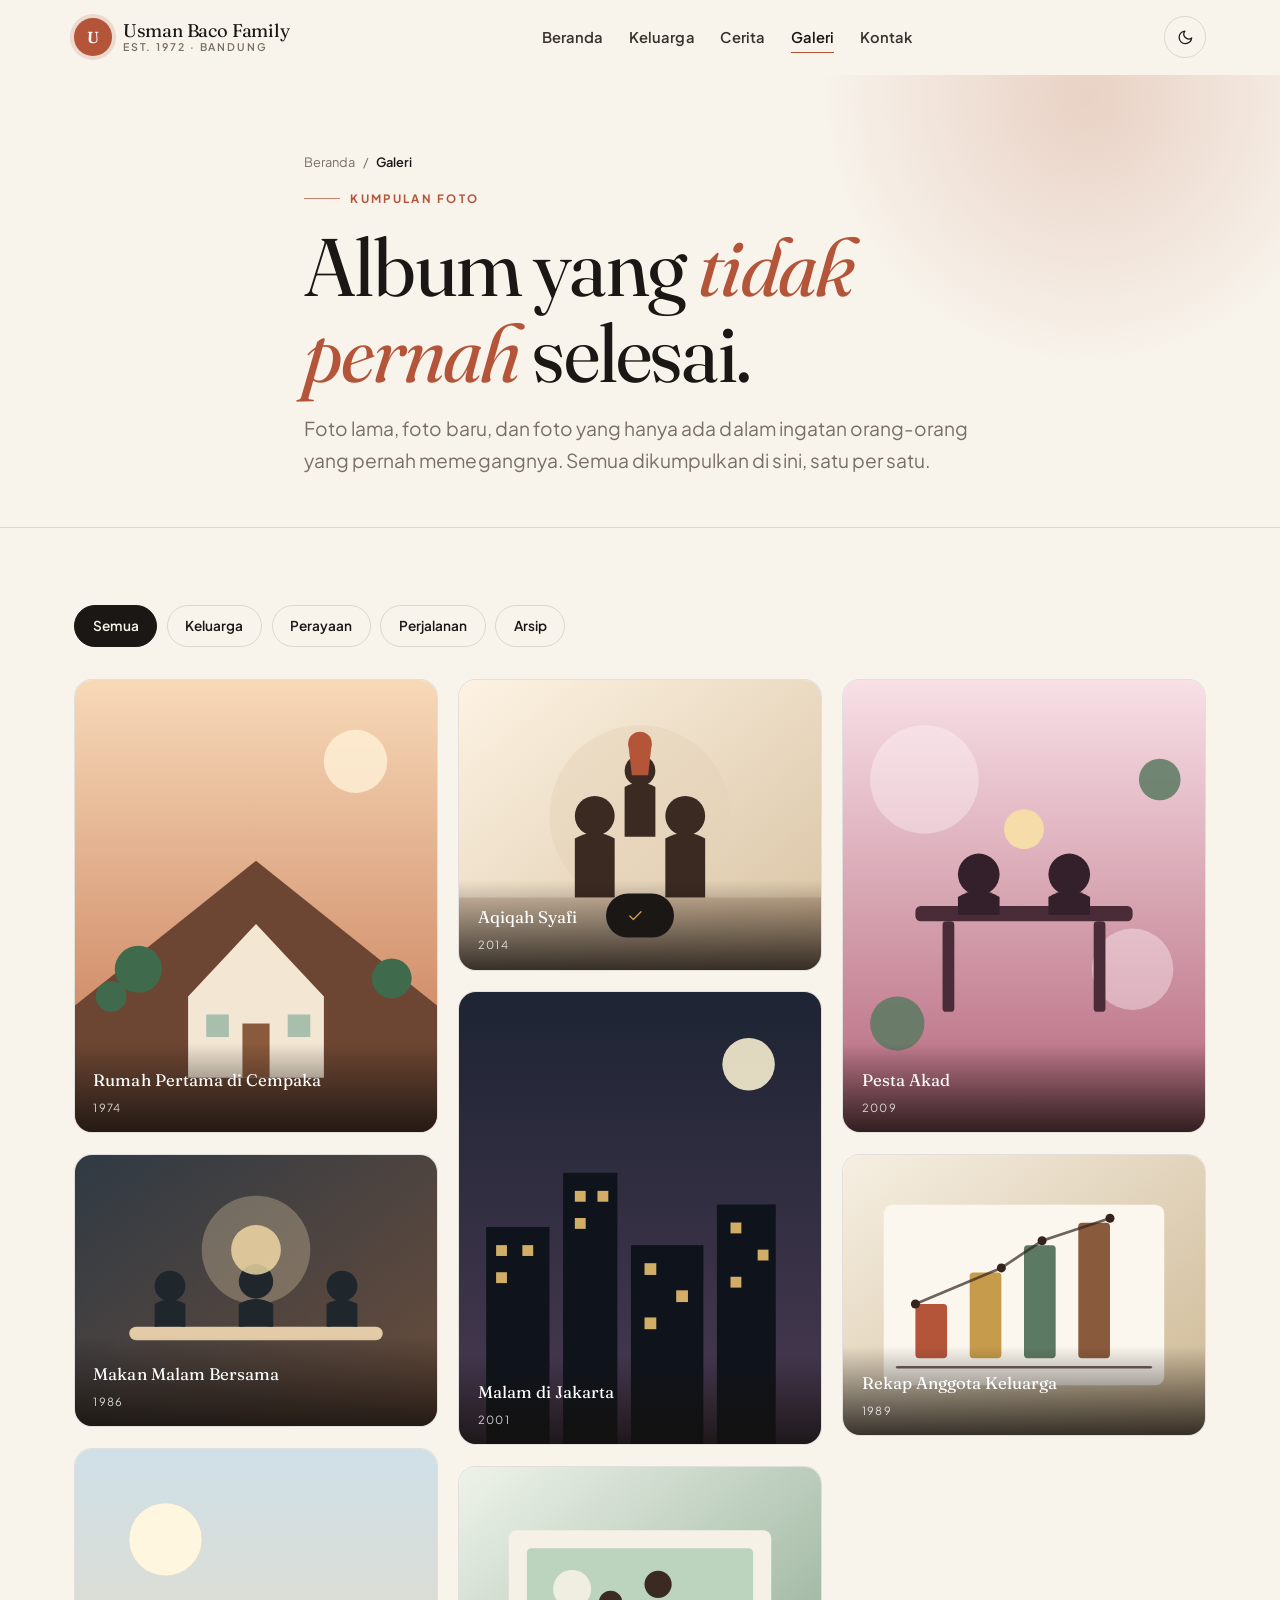
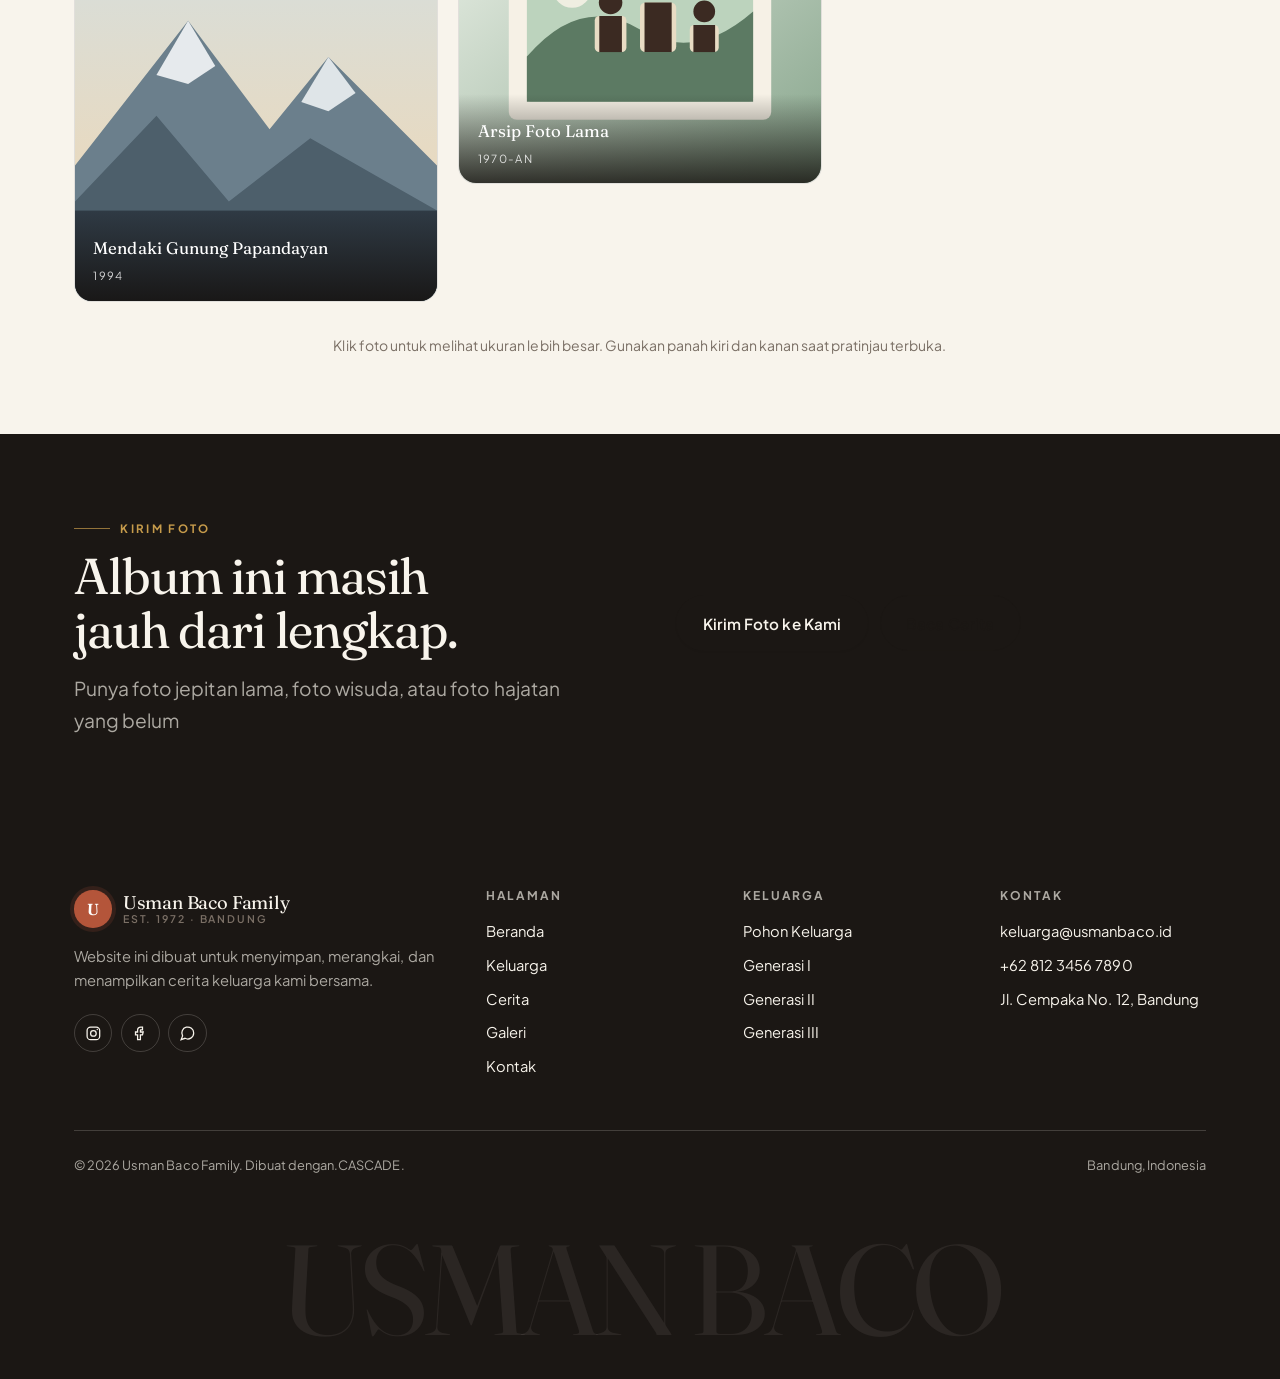
<file: galeri.html>
<!DOCTYPE html>
<html lang="id" data-theme="light">
<head>
  <meta charset="UTF-8">
  <meta name="viewport" content="width=device-width, initial-scale=1.0">
  <meta name="description" content="Galeri foto Usman Baco Family: momen keluarga, akad, wisuda, dan kenangan bersama dari tiga generasi.">
  <meta name="theme-color" content="#f8f4ec">
  <title>Galeri - Usman Baco Family</title>
  <link rel="preconnect" href="https://fonts.googleapis.com">
  <link rel="preconnect" href="https://fonts.gstatic.com" crossorigin>
  <link href="https://fonts.googleapis.com/css2?family=Fraunces:ital,opsz,wght@0,9..144,300..800;1,9..144,300..800&family=Plus+Jakarta+Sans:wght@300;400;500;600;700;800&display=swap" rel="stylesheet">
  <link rel="icon" href="data:image/svg+xml,%3Csvg xmlns='http://www.w3.org/2000/svg' viewBox='0 0 100 100'%3E%3Ccircle cx='50' cy='50' r='50' fill='%23b4553a'/%3E%3Ctext x='50' y='68' font-family='Georgia,serif' font-size='58' fill='%23fff' text-anchor='middle'%3EU%3C/text%3E%3C/svg%3E">
  <link rel="stylesheet" href="assets/css/style.css">
</head>
<body>
  <a class="skip-link" href="#main">Lompat ke konten utama</a>

  <header class="site-header">
    <div class="shell header-inner">
      <a class="brand" href="index.html">
        <span class="brand__mark" aria-hidden="true">U</span>
        <span class="brand__text">
          Usman Baco Family
          <small>Est. 1972 &middot; Bandung</small>
        </span>
      </a>

      <nav class="nav" aria-label="Navigasi utama">
        <ul>
          <li><a href="index.html">Beranda</a></li>
          <li><a href="keluarga.html">Keluarga</a></li>
          <li><a href="cerita.html">Cerita</a></li>
          <li><a href="galeri.html" aria-current="page">Galeri</a></li>
          <li><a href="kontak.html">Kontak</a></li>
        </ul>
      </nav>

      <div class="header-actions">
        <button class="icon-btn theme-toggle" type="button" aria-label="Ganti tema terang/gelap">
          <svg class="icon-moon" viewBox="0 0 24 24" fill="none" stroke="currentColor" stroke-width="1.8" stroke-linecap="round" stroke-linejoin="round" aria-hidden="true">
            <path d="M21 12.79A9 9 0 1 1 11.21 3 7 7 0 0 0 21 12.79z"/>
          </svg>
          <svg class="icon-sun" viewBox="0 0 24 24" fill="none" stroke="currentColor" stroke-width="1.8" stroke-linecap="round" stroke-linejoin="round" aria-hidden="true">
            <circle cx="12" cy="12" r="4"/>
            <path d="M12 2v2M12 20v2M4.9 4.9l1.4 1.4M17.7 17.7l1.4 1.4M2 12h2M20 12h2M4.9 19.1l1.4-1.4M17.7 6.3l1.4-1.4"/>
          </svg>
        </button>
        <button class="icon-btn nav-toggle" type="button" aria-label="Buka menu" aria-expanded="false" aria-controls="mobile-nav">
          <span></span>
        </button>
      </div>
    </div>
  </header>

  <nav class="mobile-nav" id="mobile-nav" aria-label="Navigasi mobile">
    <a href="index.html">Beranda <span>01</span></a>
    <a href="keluarga.html">Keluarga <span>02</span></a>
    <a href="cerita.html">Cerita <span>03</span></a>
    <a href="galeri.html">Galeri <span>04</span></a>
    <a href="kontak.html">Kontak <span>05</span></a>
  </nav>

  <main id="main">
    <section class="page-head">
      <div class="shell page-head__inner">
        <nav class="crumbs" aria-label="Remah roti">
          <a href="index.html">Beranda</a>
          <span aria-hidden="true">/</span>
          <span aria-current="page">Galeri</span>
        </nav>
        <p class="eyebrow">Kumpulan Foto</p>
        <h1 class="display">Album yang <em>tidak pernah</em> selesai.</h1>
        <p class="lead">
          Foto lama, foto baru, dan foto yang hanya ada dalam ingatan orang-orang
          yang pernah memegangnya. Semua dikumpulkan di sini, satu per satu.
        </p>
      </div>
    </section>

    <section class="section section--tight">
      <div class="shell">
        <div class="filter-bar" role="group" aria-label="Saring foto berdasarkan kategori">
          <button class="filter-btn" type="button" data-filter="all" aria-pressed="true">Semua</button>
          <button class="filter-btn" type="button" data-filter="keluarga" aria-pressed="false">Keluarga</button>
          <button class="filter-btn" type="button" data-filter="perayaan" aria-pressed="false">Perayaan</button>
          <button class="filter-btn" type="button" data-filter="perjalanan" aria-pressed="false">Perjalanan</button>
          <button class="filter-btn" type="button" data-filter="arsip" aria-pressed="false">Arsip</button>
        </div>

        <div class="gallery">
          <figure class="shot" data-category="arsip" data-title="Rumah Pertama di Cempaka" data-caption="Jalan Cempaka, Bandung - 1974">
            <img src="assets/img/gal-1.svg" alt="Ilustrasi rumah pertama keluarga Usman Baco di Jalan Cempaka" width="800" height="1000" loading="lazy">
            <figcaption class="shot__meta">
                <span class="shot__title">Rumah Pertama di Cempaka</span>
                <span class="shot__tag">1974</span>
              </figcaption>
          </figure>

          <figure class="shot" data-category="keluarga" data-title="Makan Malam Bersama" data-caption="Meja makan keluarga, Bandung - 1986">
            <img src="assets/img/gal-2.svg" alt="Ilustrasi keluarga berkumpul untuk makan malam" width="800" height="600" loading="lazy">
            <figcaption class="shot__meta">
                <span class="shot__title">Makan Malam Bersama</span>
                <span class="shot__tag">1986</span>
              </figcaption>
          </figure>

          <figure class="shot" data-category="perjalanan" data-title="Mendaki Gunung Papandayan" data-caption="Waktu bersama, Garut - 1994">
            <img src="assets/img/gal-3.svg" alt="Ilustrasi mendaki gunung bersama" width="800" height="1000" loading="lazy">
            <figcaption class="shot__meta">
                <span class="shot__title">Mendaki Gunung Papandayan</span>
                <span class="shot__tag">1994</span>
              </figcaption>
          </figure>

          <figure class="shot" data-category="perayaan" data-title="Aqiqah Syafi" data-caption="Syukuran cucu pertama - 2014">
            <img src="assets/img/gal-4.svg" alt="Ilustrasi aqiqah anak kecil bersama orang tua" width="800" height="640" loading="lazy">
            <figcaption class="shot__meta">
                <span class="shot__title">Aqiqah Syafi</span>
                <span class="shot__tag">2014</span>
              </figcaption>
          </figure>

          <figure class="shot" data-category="perjalanan" data-title="Malam di Jakarta" data-caption="Sudut kota, Jakarta - 2001">
            <img src="assets/img/gal-5.svg" alt="Ilustrasi siluet kota pada malam hari" width="800" height="1000" loading="lazy">
            <figcaption class="shot__meta">
                <span class="shot__title">Malam di Jakarta</span>
                <span class="shot__tag">2001</span>
              </figcaption>
          </figure>

          <figure class="shot" data-category="keluarga" data-title="Arsip Foto Lama" data-caption="Kotak foto peninggalan nenek - 1970-an">
            <img src="assets/img/gal-6.svg" alt="Ilustrasi bingkai foto lama berisi potret keluarga" width="800" height="700" loading="lazy">
            <figcaption class="shot__meta">
                <span class="shot__title">Arsip Foto Lama</span>
                <span class="shot__tag">1970-an</span>
              </figcaption>
          </figure>

          <figure class="shot" data-category="perayaan" data-title="Pesta Akad" data-caption="Lamaran Anwar - 2009">
            <img src="assets/img/gal-7.svg" alt="Ilustrasi informatics acara lamaran" width="800" height="1000" loading="lazy">
            <figcaption class="shot__meta">
                <span class="shot__title">Pesta Akad</span>
                <span class="shot__tag">2009</span>
              </figcaption>
          </figure>

          <figure class="shot" data-category="arsip" data-title="Rekap Anggota Keluarga" data-caption="Catatan jumlah anggota - 1989">
            <img src="assets/img/gal-8.svg" alt="Ilustrasi grafik rekap jumlah anggota keluarga" width="800" height="620" loading="lazy">
            <figcaption class="shot__meta">
                <span class="shot__title">Rekap Anggota Keluarga</span>
                <span class="shot__tag">1989</span>
              </figcaption>
          </figure>
        </div>

        <p class="muted small" style="margin-top:2rem;text-align:center">
          Klik foto untuk melihat ukuran lebih besar. Gunakan panah kiri dan kanan saat pratinjau terbuka.
        </p>
      </div>
    </section>

    <section class="section section--dark section--tight">
      <div class="shell">
        <div class="split" style="align-items:center">
          <div class="reveal">
            <p class="eyebrow">Kirim Foto</p>
            <h2 class="display" style="margin-top:.75rem">Album ini masih jauh dari lengkap.</h2>
            <p class="lead" style="margin-top:1rem">
              Punya foto jepitan lama, foto wisuda, atau foto hajatan yang belum
            </p>
          </div>
          <div class="reveal" data-delay="2" style="display:flex;gap:.75rem;flex-wrap:wrap">
            <a class="btn btn--primary" href="kontak.html">Kirim Foto ke Kami</a>
            <a class="btn btn--ghost" href="cerita.html">Baca Cerita</a>
          </div>
        </div>
      </div>
    </section>
  </main>

  <footer class="site-footer">
    <div class="shell">
      <div class="footer-grid">
        <div class="footer-brand">
          <a class="brand" href="index.html">
            <span class="brand__mark" aria-hidden="true">U</span>
            <span class="brand__text">
              Usman Baco Family
              <small>Est. 1972 &middot; Bandung</small>
            </span>
          </a>
          <p>
            Website ini dibuat untuk menyimpan, merangkai, dan menampilkan
            cerita keluarga kami bersama.
          </p>
          <div class="socials">
            <a href="https://instagram.com/usmanbaco.family" aria-label="Instagram" target="_blank" rel="noopener noreferrer">
              <svg viewBox="0 0 24 24" fill="none" stroke="currentColor" stroke-width="1.8" aria-hidden="true"><rect x="3" y="3" width="18" height="18" rx="5"/><circle cx="12" cy="12" r="4"/><circle cx="17.5" cy="6.5" r="1" fill="currentColor" stroke="none"/></svg>
            </a>
            <a href="https://facebook.com/usmanbaco.family" aria-label="Facebook" target="_blank" rel="noopener noreferrer">
              <svg viewBox="0 0 24 24" fill="none" stroke="currentColor" stroke-width="1.8" aria-hidden="true"><path d="M15 3h-2.5A4.5 4.5 0 0 0 8 7.5V10H5v4h3v7h4v-7h3l1-4h-4V7.5A.5.5 0 0 1 12.5 7H15z"/></svg>
            </a>
            <a href="https://wa.me/6281234567890" aria-label="WhatsApp" target="_blank" rel="noopener noreferrer">
              <svg viewBox="0 0 24 24" fill="none" stroke="currentColor" stroke-width="1.8" aria-hidden="true"><path d="M21 11.5a8.5 8.5 0 0 1-12.4 7.5L3 21l2.1-5.4A8.5 8.5 0 1 1 21 11.5z"/></svg>
            </a>
          </div>
        </div>

        <div>
          <h2 class="footer-title">Halaman</h2>
          <div class="footer-links">
            <a href="index.html">Beranda</a>
            <a href="keluarga.html">Keluarga</a>
            <a href="cerita.html">Cerita</a>
            <a href="galeri.html">Galeri</a>
            <a href="kontak.html">Kontak</a>
          </div>
        </div>

        <div>
          <h2 class="footer-title">Keluarga</h2>
          <div class="footer-links">
            <a href="keluarga.html#pohon">Pohon Keluarga</a>
            <a href="keluarga.html#generasi-1">Generasi I</a>
            <a href="keluarga.html#generasi-2">Generasi II</a>
            <a href="keluarga.html#generasi-3">Generasi III</a>
          </div>
        </div>

        <div>
          <h2 class="footer-title">Kontak</h2>
          <div class="footer-links">
            <a href="mailto:keluarga@usmanbaco.id">keluarga@usmanbaco.id</a>
            <a href="tel:+6281234567890">+62 812 3456 7890</a>
            <a href="https://maps.google.com/?q=Jl.+Cempaka+No.+12,+Bandung" target="_blank" rel="noopener noreferrer">Jl. Cempaka No. 12, Bandung</a>
          </div>
        </div>
      </div>

      <div class="footer-bottom">
        <span>&copy; <span data-year>2026</span> Usman Baco Family. Dibuat dengan.CASCADE.</span>
        <span>Bandung, Indonesia</span>
      </div>

      <div class="footer-wordmark" aria-hidden="true">USMAN BACO</div>
    </div>
  </footer>

  <div class="lightbox" id="lightbox" role="dialog" aria-modal="true" aria-label="Pratinjau foto">
    <button class="lightbox__btn lightbox__btn--close" type="button" aria-label="Tutup pratinjau">
      <svg viewBox="0 0 24 24" fill="none" stroke="currentColor" stroke-width="2" stroke-linecap="round" aria-hidden="true"><path d="M18 6L6 18M6 6l12 12"/></svg>
    </button>
    <button class="lightbox__btn lightbox__btn--prev" type="button" aria-label="Foto sebelumnya">
      <svg viewBox="0 0 24 24" fill="none" stroke="currentColor" stroke-width="2" stroke-linecap="round" stroke-linejoin="round" aria-hidden="true"><path d="M15 18l-6-6 6-6"/></svg>
    </button>
    <button class="lightbox__btn lightbox__btn--next" type="button" aria-label="Foto berikutnya">
      <svg viewBox="0 0 24 24" fill="none" stroke="currentColor" stroke-width="2" stroke-linecap="round" stroke-linejoin="round" aria-hidden="true"><path d="M9 18l6-6-6-6"/></svg>
    </button>
    <figure class="lightbox__figure">
      <img data-lightbox-image src="assets/img/gal-1.svg" alt="Pratinjau foto keluarga">
      <figcaption class="lightbox__cap">
        <strong data-lightbox-title></strong>
        <span data-lightbox-caption></span>
      </figcaption>
    </figure>
  </div>

  <button class="to-top" type="button" aria-label="Kembali ke atas">
    <svg viewBox="0 0 24 24" fill="none" stroke="currentColor" stroke-width="2" stroke-linecap="round" stroke-linejoin="round" aria-hidden="true"><path d="M12 19V5M5 12l7-7 7 7"/></svg>
  </button>

  <div class="toast" id="toast" role="status" aria-live="polite">
    <svg viewBox="0 0 24 24" fill="none" stroke="currentColor" stroke-width="2" stroke-linecap="round" stroke-linejoin="round" aria-hidden="true"><path d="M20 6L9 17l-5-5"/></svg>
    <span data-toast-text></span>
  </div>

  <script src="assets/js/main.js" defer></script>
</body>
</html>
</file>
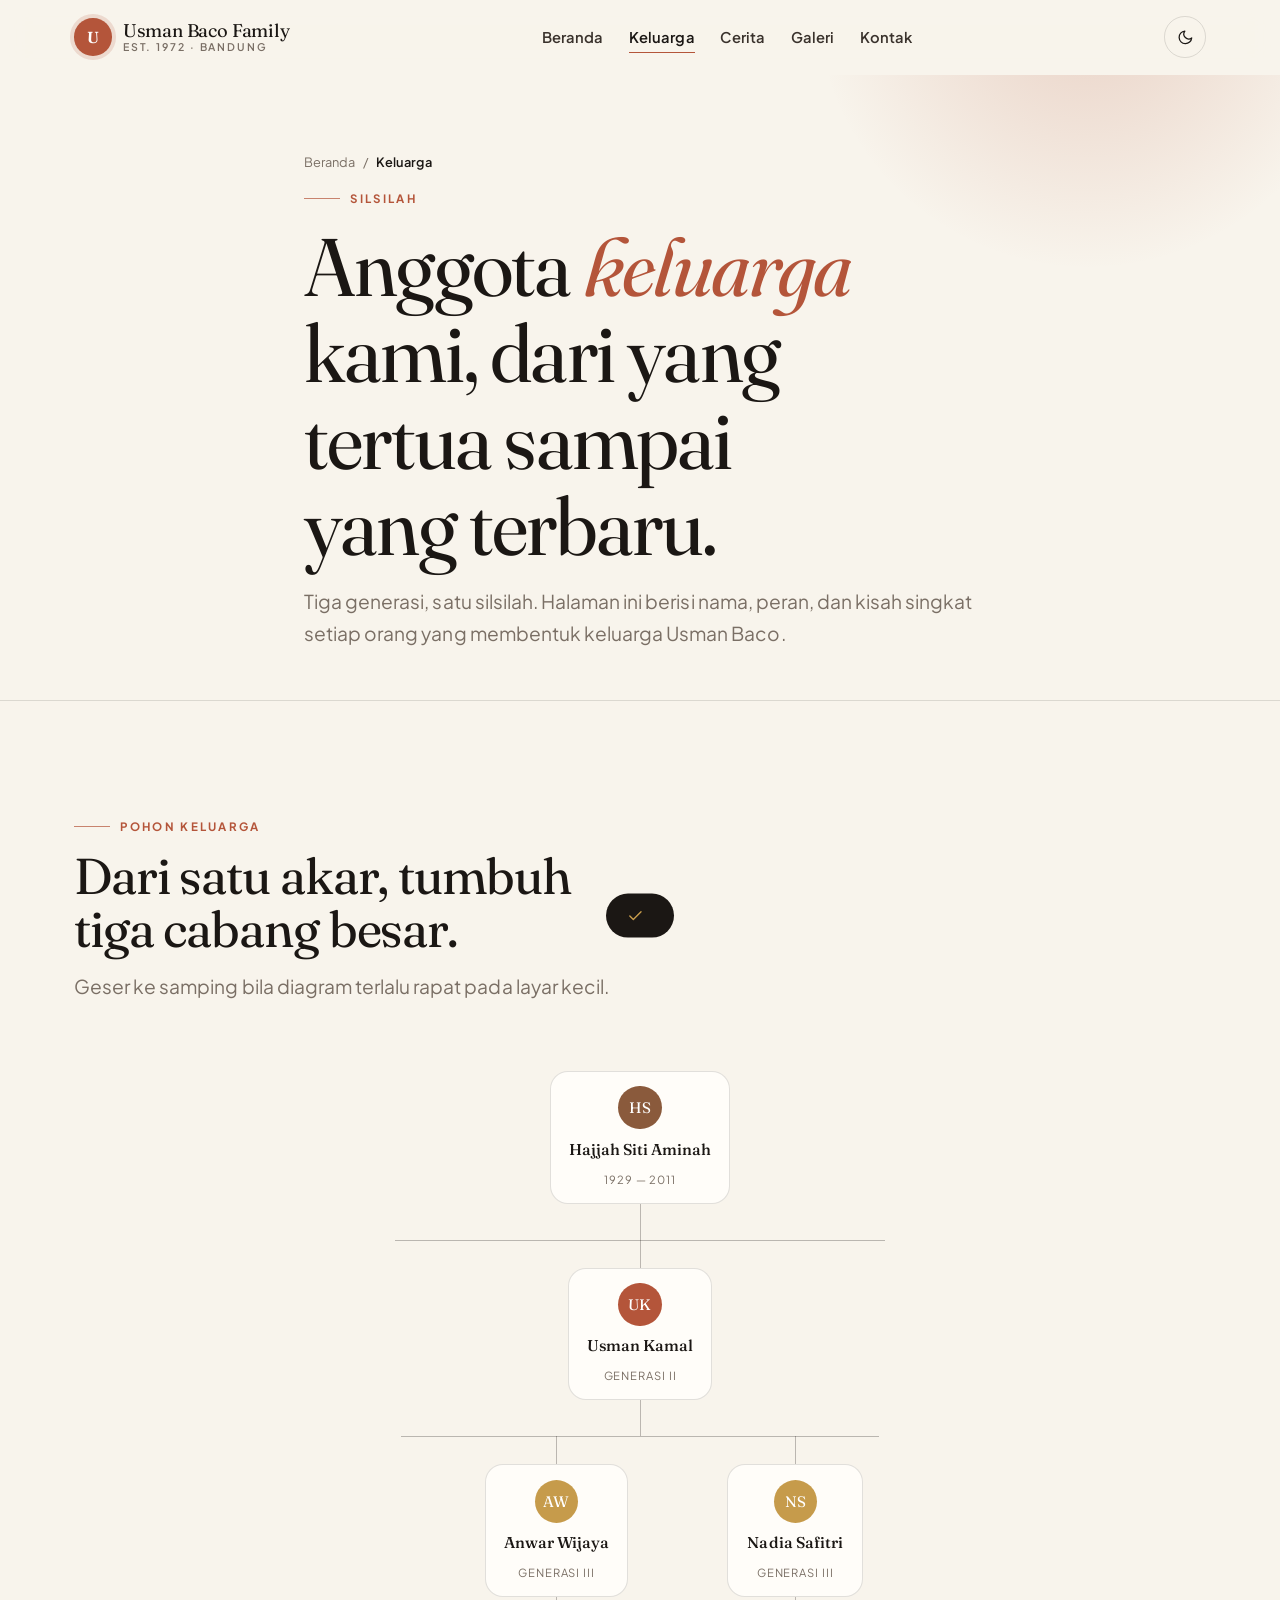
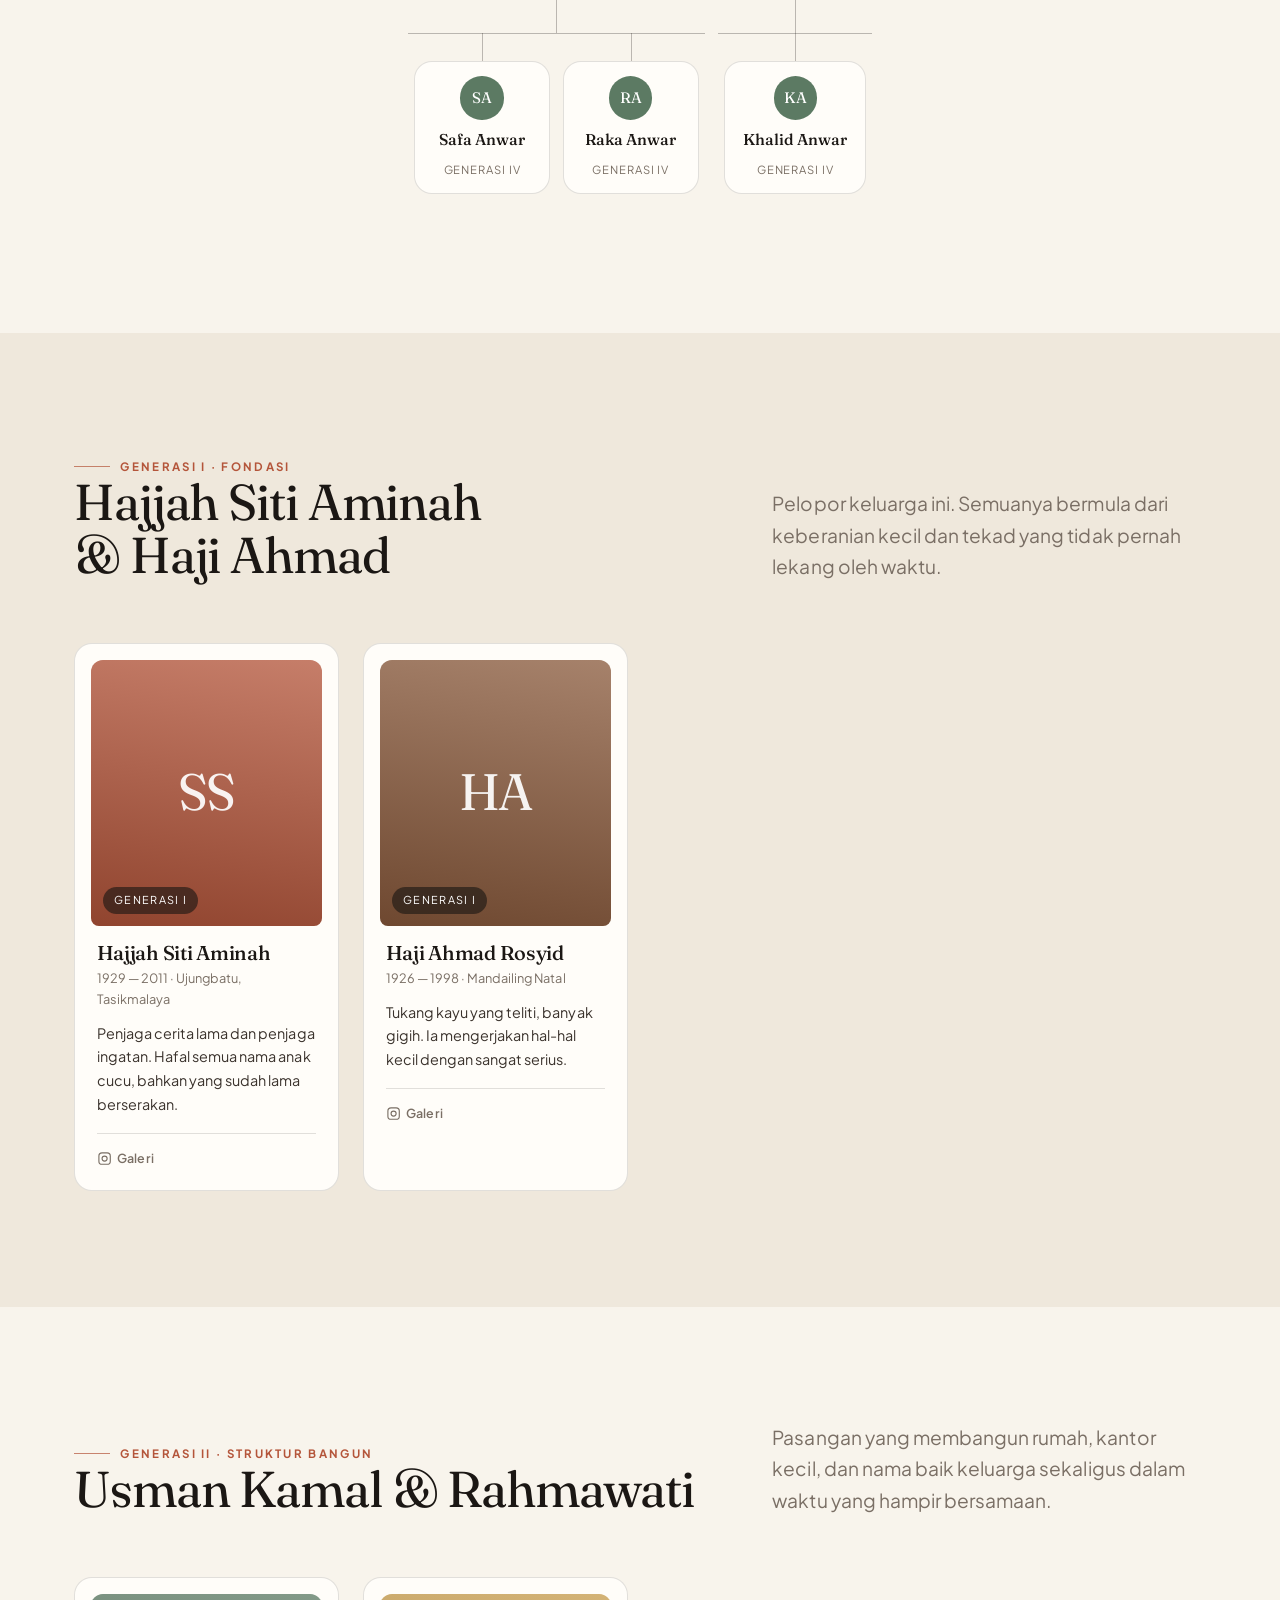
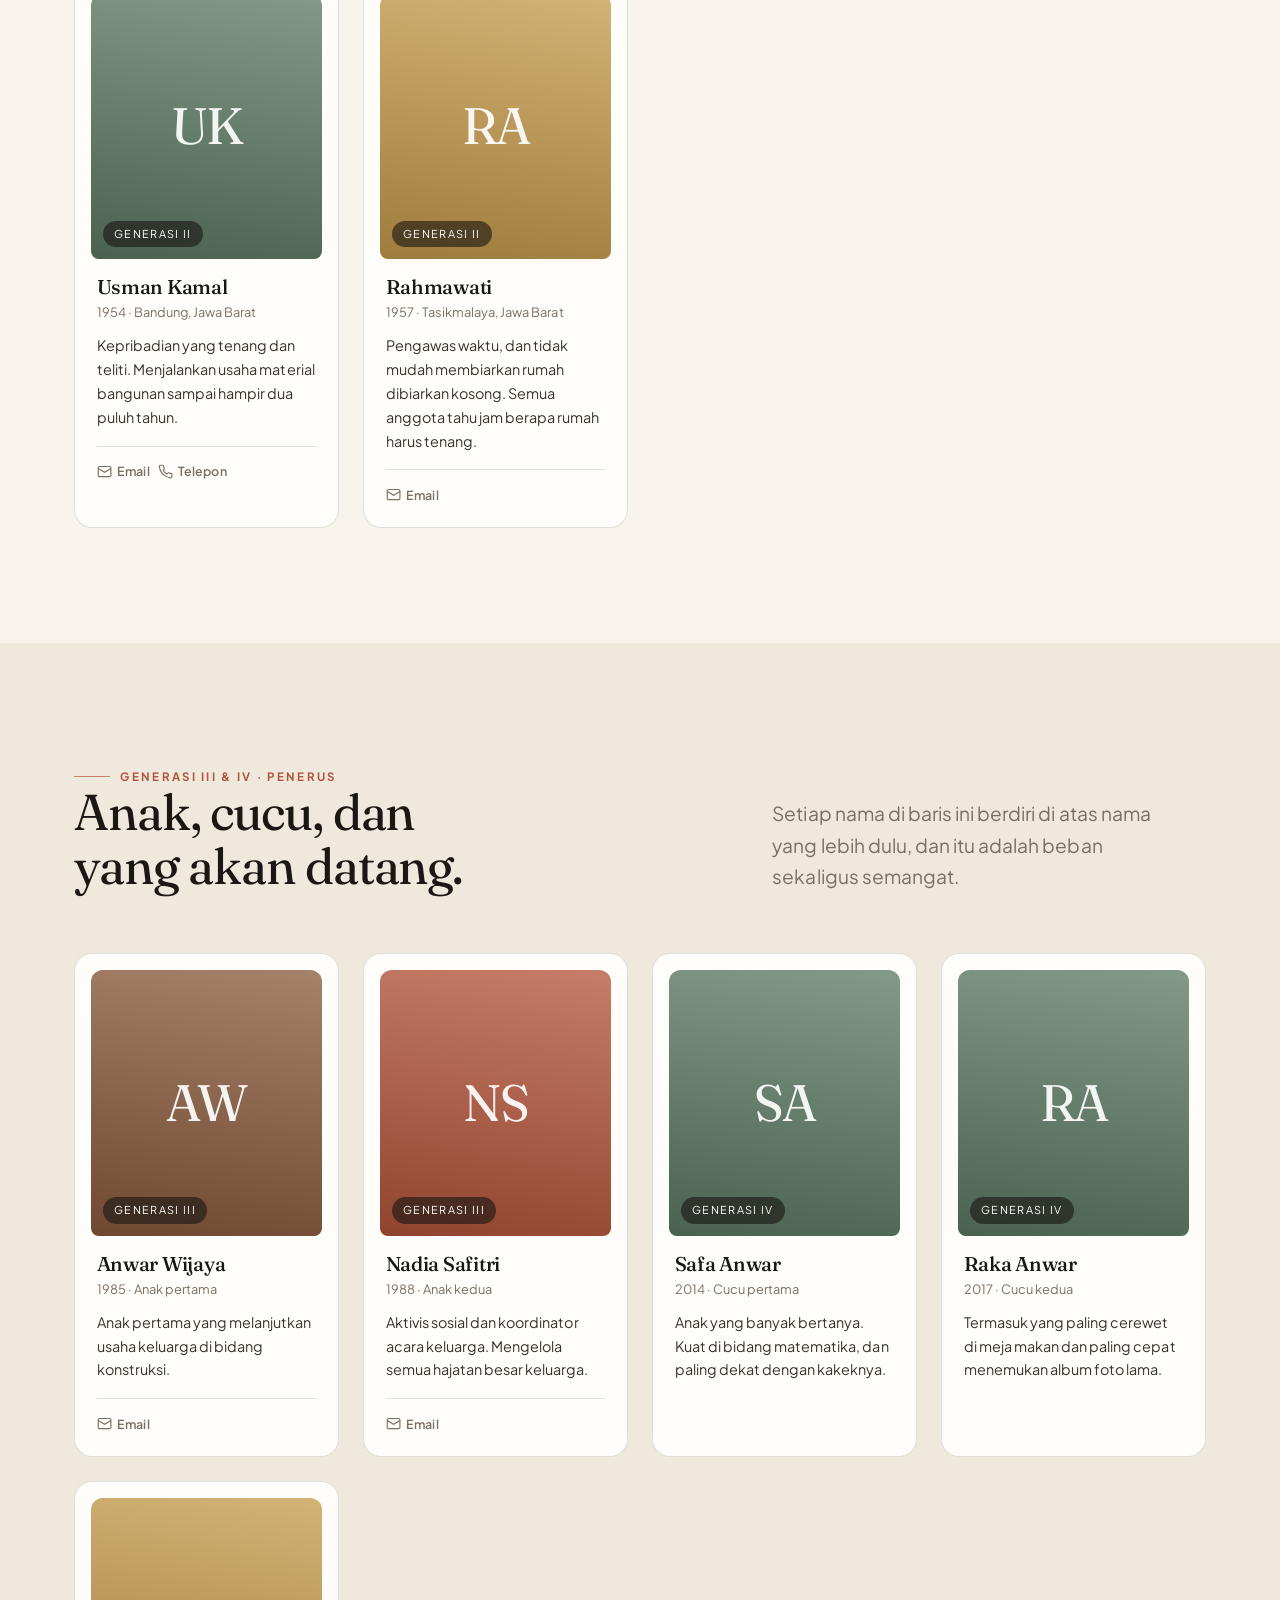
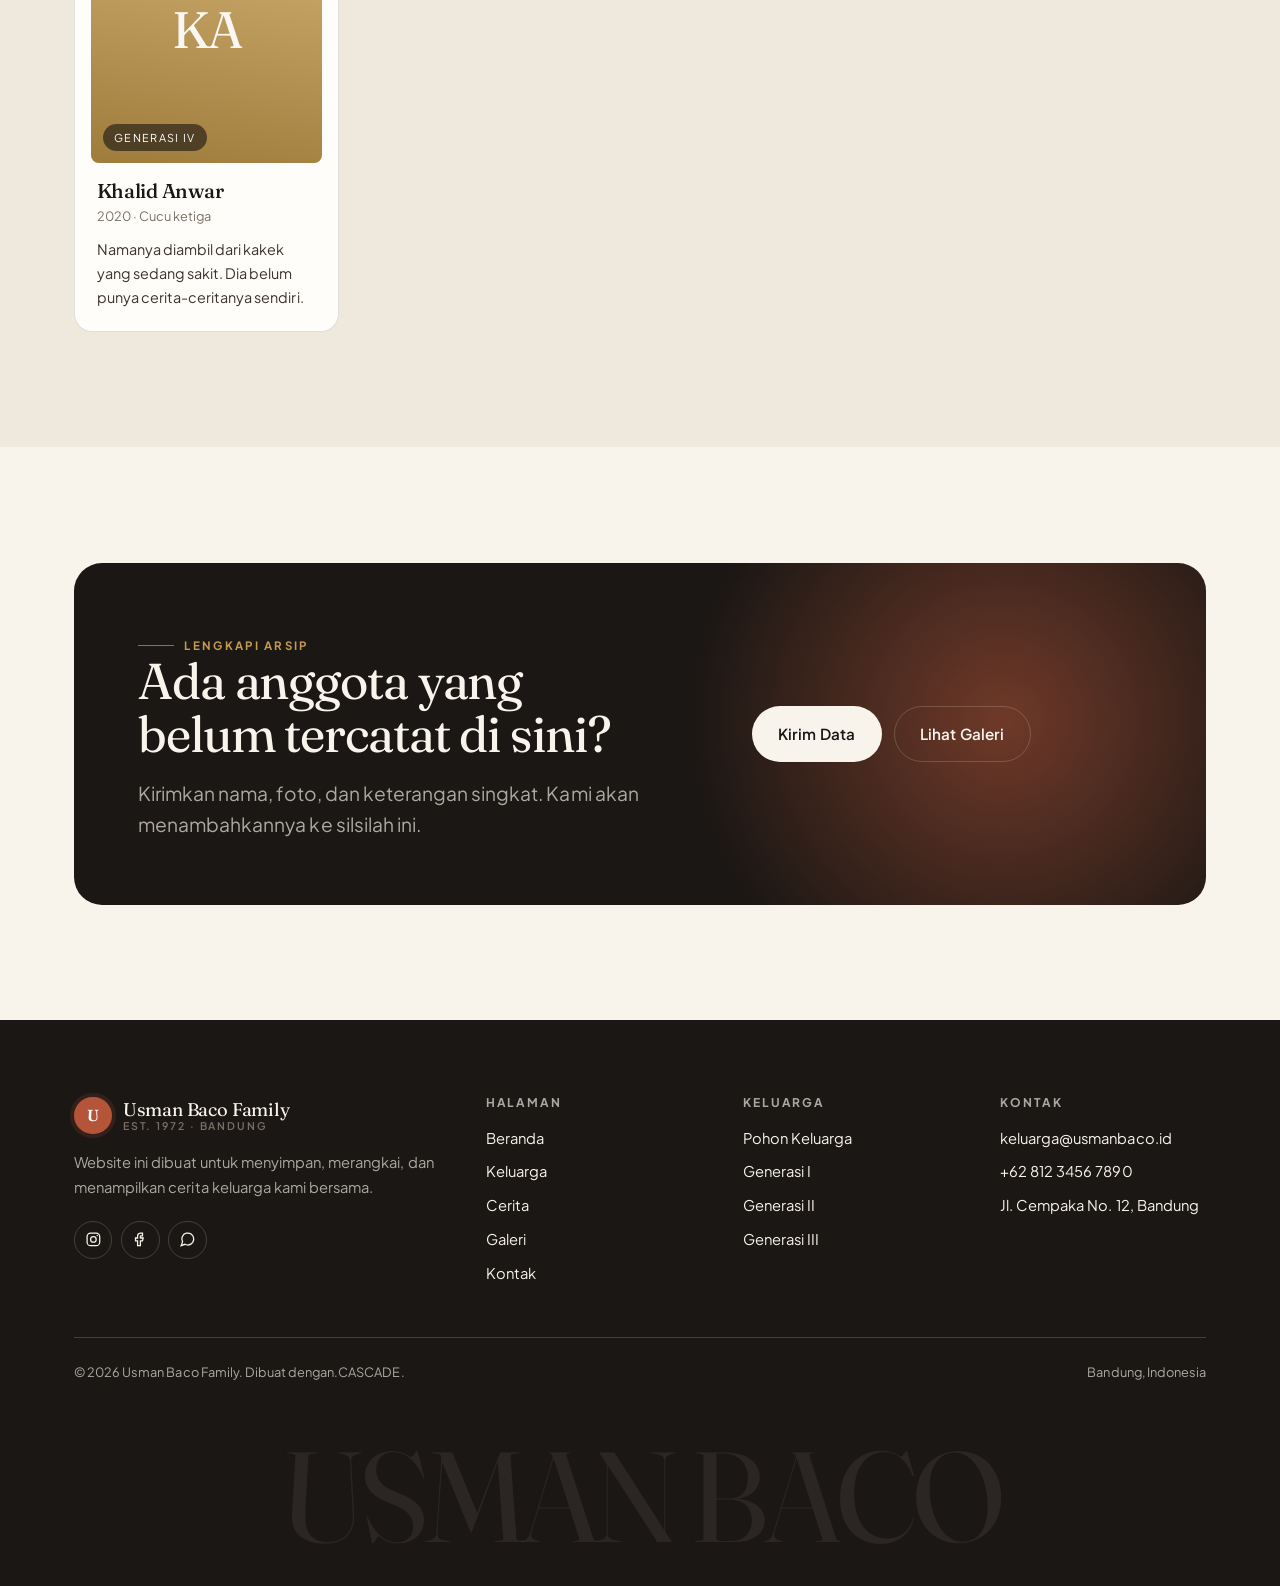
<file: keluarga.html>
<!DOCTYPE html>
<html lang="id" data-theme="light">
<head>
  <meta charset="UTF-8">
  <meta name="viewport" content="width=device-width, initial-scale=1.0">
  <meta name="description" content="Silsilah dan anggota Usman Baco Family tiga generasi, dari Hajjah Siti Aminah hingga cucu-cucunya.">
  <meta name="theme-color" content="#f8f4ec">
  <title>Keluarga - Usman Baco Family</title>
  <link rel="preconnect" href="https://fonts.googleapis.com">
  <link rel="preconnect" href="https://fonts.gstatic.com" crossorigin>
  <link href="https://fonts.googleapis.com/css2?family=Fraunces:ital,opsz,wght@0,9..144,300..800;1,9..144,300..800&family=Plus+Jakarta+Sans:wght@300;400;500;600;700;800&display=swap" rel="stylesheet">
  <link rel="icon" href="data:image/svg+xml,%3Csvg xmlns='http://www.w3.org/2000/svg' viewBox='0 0 100 100'%3E%3Ccircle cx='50' cy='50' r='50' fill='%23b4553a'/%3E%3Ctext x='50' y='68' font-family='Georgia,serif' font-size='58' fill='%23fff' text-anchor='middle'%3EU%3C/text%3E%3C/svg%3E">
  <link rel="stylesheet" href="assets/css/style.css">
</head>
<body>
  <a class="skip-link" href="#main">Lompat ke konten utama</a>

  <header class="site-header">
    <div class="shell header-inner">
      <a class="brand" href="index.html">
        <span class="brand__mark" aria-hidden="true">U</span>
        <span class="brand__text">
          Usman Baco Family
          <small>Est. 1972 &middot; Bandung</small>
        </span>
      </a>

      <nav class="nav" aria-label="Navigasi utama">
        <ul>
          <li><a href="index.html">Beranda</a></li>
          <li><a href="keluarga.html" aria-current="page">Keluarga</a></li>
          <li><a href="cerita.html">Cerita</a></li>
          <li><a href="galeri.html">Galeri</a></li>
          <li><a href="kontak.html">Kontak</a></li>
        </ul>
      </nav>

      <div class="header-actions">
        <button class="icon-btn theme-toggle" type="button" aria-label="Ganti tema terang/gelap">
          <svg class="icon-moon" viewBox="0 0 24 24" fill="none" stroke="currentColor" stroke-width="1.8" stroke-linecap="round" stroke-linejoin="round" aria-hidden="true">
            <path d="M21 12.79A9 9 0 1 1 11.21 3 7 7 0 0 0 21 12.79z"/>
          </svg>
          <svg class="icon-sun" viewBox="0 0 24 24" fill="none" stroke="currentColor" stroke-width="1.8" stroke-linecap="round" stroke-linejoin="round" aria-hidden="true">
            <circle cx="12" cy="12" r="4"/>
            <path d="M12 2v2M12 20v2M4.9 4.9l1.4 1.4M17.7 17.7l1.4 1.4M2 12h2M20 12h2M4.9 19.1l1.4-1.4M17.7 6.3l1.4-1.4"/>
          </svg>
        </button>
        <button class="icon-btn nav-toggle" type="button" aria-label="Buka menu" aria-expanded="false" aria-controls="mobile-nav">
          <span></span>
        </button>
      </div>
    </div>
  </header>

  <nav class="mobile-nav" id="mobile-nav" aria-label="Navigasi mobile">
    <a href="index.html">Beranda <span>01</span></a>
    <a href="keluarga.html">Keluarga <span>02</span></a>
    <a href="cerita.html">Cerita <span>03</span></a>
    <a href="galeri.html">Galeri <span>04</span></a>
    <a href="kontak.html">Kontak <span>05</span></a>
  </nav>

  <main id="main">
    <section class="page-head">
      <div class="shell page-head__inner">
        <nav class="crumbs" aria-label="Remah roti">
          <a href="index.html">Beranda</a>
          <span aria-hidden="true">/</span>
          <span aria-current="page">Keluarga</span>
        </nav>
        <p class="eyebrow">Silsilah</p>
        <h1 class="display">Anggota <em>keluarga</em> kami, dari yang tertua sampai yang terbaru.</h1>
        <p class="lead">
          Tiga generasi, satu silsilah. Halaman ini berisi nama, peran, dan
            kisah singkat setiap orang yang membentuk keluarga Usman Baco.
        </p>
      </div>
    </section>

    <!-- ===== Pohon keluarga ===== -->
    <section class="section" id="pohon">
      <div class="shell">
        <div class="section-head reveal">
          <p class="eyebrow">Pohon Keluarga</p>
          <h2 class="display">Dari satu akar, tumbuh tiga cabang besar.</h2>
          <p class="lead">
            Geser ke samping bila diagram terlalu rapat pada layar kecil.
          </p>
        </div>

        <div class="tree reveal" role="tree" aria-label="Diagram silsilah keluarga Usman Baco">
          <ul>
            <li>
              <div class="tree-node" style="--mono:#8a5a3c">
                <span class="tree-node__avatar">HS</span>
                <strong>Hajjah Siti Aminah</strong>
                <small>1929 &mdash; 2011</small>
              </div>
              <ul>
                <li>
                  <div class="tree-node" style="--mono:#b4553a">
                    <span class="tree-node__avatar">UK</span>
                    <strong>Usman Kamal</strong>
                    <small>Generasi II</small>
                  </div>
                  <ul>
                    <li>
                      <div class="tree-node" style="--mono:#c69b4b">
                        <span class="tree-node__avatar">AW</span>
                        <strong>Anwar Wijaya</strong>
                        <small>Generasi III</small>
                      </div>
                      <ul>
                        <li>
                          <div class="tree-node" style="--mono:#5c7a63">
                            <span class="tree-node__avatar">SA</span>
                            <strong>Safa Anwar</strong>
                            <small>Generasi IV</small>
                          </div>
                        </li>
                        <li>
                          <div class="tree-node" style="--mono:#5c7a63">
                            <span class="tree-node__avatar">RA</span>
                            <strong>Raka Anwar</strong>
                            <small>Generasi IV</small>
                          </div>
                        </li>
                      </ul>
                    </li>
                    <li>
                      <div class="tree-node" style="--mono:#c69b4b">
                        <span class="tree-node__avatar">NS</span>
                        <strong>Nadia Safitri</strong>
                        <small>Generasi III</small>
                      </div>
                      <ul>
                        <li>
                          <div class="tree-node" style="--mono:#5c7a63">
                            <span class="tree-node__avatar">KA</span>
                            <strong>Khalid Anwar</strong>
                            <small>Generasi IV</small>
                          </div>
                        </li>
                      </ul>
                    </li>
                  </ul>
                </li>
              </ul>
            </li>
          </ul>
        </div>
      </div>
    </section>

    <!-- ===== Generasi I ===== -->
    <section class="section section--paper2" id="generasi-1">
      <div class="shell">
        <div class="section-head section-head--split reveal">
          <div>
            <p class="eyebrow">Generasi I &middot; Fondasi</p>
            <h2 class="display">Hajjah Siti Aminah &amp; Haji Ahmad</h2>
          </div>
          <p class="lead">
            Pelopor keluarga ini. Semuanya bermula dari keberanian kecil dan
            tekad yang tidak pernah lekang oleh waktu.
          </p>
        </div>

        <div class="people-grid">
          <article class="person reveal" style="--mono:#b4553a">
            <div class="person__photo">
              <span class="person__mono" aria-hidden="true">SS</span>
              <span class="person__role">Generasi I</span>
            </div>
            <div class="person__body">
              <h3 class="person__name">Hajjah Siti Aminah</h3>
              <p class="person__meta">1929 &mdash; 2011 &middot; Ujungbatu, Tasikmalaya</p>
              <p class="person__desc">
                Penjaga cerita lama dan penjaga ingatan. Hafal semua nama
                anak cucu, bahkan yang sudah lama berserakan.
              </p>
              <div class="person__links">
                <a href="galeri.html">
                  <svg viewBox="0 0 24 24" fill="none" stroke="currentColor" stroke-width="1.8" aria-hidden="true"><rect x="3" y="3" width="18" height="18" rx="5"/><circle cx="12" cy="12" r="4"/></svg>
                  Galeri
                </a>
              </div>
            </div>
          </article>

          <article class="person reveal" data-delay="1" style="--mono:#8a5a3c">
            <div class="person__photo">
              <span class="person__mono" aria-hidden="true">HA</span>
              <span class="person__role">Generasi I</span>
            </div>
            <div class="person__body">
              <h3 class="person__name">Haji Ahmad Rosyid</h3>
              <p class="person__meta">1926 &mdash; 1998 &middot; Mandailing Natal</p>
              <p class="person__desc">
                Tukang kayu yang teliti, banyak gigih. Ia mengerjakan
                hal-hal kecil dengan sangat serius.
              </p>
              <div class="person__links">
                <a href="galeri.html">
                  <svg viewBox="0 0 24 24" fill="none" stroke="currentColor" stroke-width="1.8" aria-hidden="true"><rect x="3" y="3" width="18" height="18" rx="5"/><circle cx="12" cy="12" r="4"/></svg>
                  Galeri
                </a>
              </div>
            </div>
          </article>
        </div>
      </div>
    </section>

    <!-- ===== Generasi II ===== -->
    <section class="section" id="generasi-2">
      <div class="shell">
        <div class="section-head section-head--split reveal">
          <div>
            <p class="eyebrow">Generasi II &middot; Struktur Bangun</p>
            <h2 class="display">Usman Kamal &amp; Rahmawati</h2>
          </div>
          <p class="lead">
            Pasangan yang membangun rumah, kantor kecil, dan nama baik keluarga
            sekaligus dalam waktu yang hampir bersamaan.
          </p>
        </div>

        <div class="people-grid">
          <article class="person reveal" style="--mono:#5c7a63">
            <div class="person__photo">
              <span class="person__mono" aria-hidden="true">UK</span>
              <span class="person__role">Generasi II</span>
            </div>
            <div class="person__body">
              <h3 class="person__name">Usman Kamal</h3>
              <p class="person__meta">1954 &middot; Bandung, Jawa Barat</p>
              <p class="person__desc">
                Kepribadian yang tenang dan teliti. Menjalankan usaha
                material bangunan sampai hampir dua puluh tahun.
              </p>
              <div class="person__links">
                <a href="mailto:usman@usmanbaco.id">
                  <svg viewBox="0 0 24 24" fill="none" stroke="currentColor" stroke-width="1.8" aria-hidden="true"><rect x="2" y="4" width="20" height="16" rx="2"/><path d="M22 7l-10 6L2 7"/></svg>
                  Email
                </a>
                <a href="tel:+6281234567890">
                  <svg viewBox="0 0 24 24" fill="none" stroke="currentColor" stroke-width="1.8" aria-hidden="true"><path d="M22 16.9v3a2 2 0 0 1-2.2 2 19.8 19.8 0 0 1-8.6-3.1 19.5 19.5 0 0 1-6-6A19.8 19.8 0 0 1 2.1 4.2 2 2 0 0 1 4.1 2h3a2 2 0 0 1 2 1.7c.1 1 .4 2 .7 2.9a2 2 0 0 1-.5 2.1L8.1 9.9a16 16 0 0 0 6 6l1.2-1.2a2 2 0 0 1 2.1-.5c.9.3 1.9.6 2.9.7a2 2 0 0 1 1.7 2z"/></svg>
                  Telepon
                </a>
              </div>
            </div>
          </article>

          <article class="person reveal" data-delay="1" style="--mono:#c69b4b">
            <div class="person__photo">
              <span class="person__mono" aria-hidden="true">RA</span>
              <span class="person__role">Generasi II</span>
            </div>
            <div class="person__body">
              <h3 class="person__name">Rahmawati</h3>
              <p class="person__meta">1957 &middot; Tasikmalaya, Jawa Barat</p>
              <p class="person__desc">
                Pengawas waktu, dan tidak mudah membiarkan rumah
                dibiarkan kosong. Semua anggota tahu jam berapa rumah harus tenang.
              </p>
              <div class="person__links">
                <a href="mailto:rahma@usmanbaco.id">
                  <svg viewBox="0 0 24 24" fill="none" stroke="currentColor" stroke-width="1.8" aria-hidden="true"><rect x="2" y="4" width="20" height="16" rx="2"/><path d="M22 7l-10 6L2 7"/></svg>
                  Email
                </a>
              </div>
            </div>
          </article>
        </div>
      </div>
    </section>

    <!-- ===== Generasi III & IV ===== -->
    <section class="section section--paper2" id="generasi-3">
      <div class="shell">
        <div class="section-head section-head--split reveal">
          <div>
            <p class="eyebrow">Generasi III &amp; IV &middot; Penerus</p>
            <h2 class="display">Anak, cucu, dan yang akan datang.</h2>
          </div>
          <p class="lead">
            Setiap nama di baris ini berdiri di atas nama yang lebih dulu,
            dan itu adalah beban sekaligus semangat.
          </p>
        </div>

        <div class="people-grid">
          <article class="person reveal" style="--mono:#8a5a3c">
            <div class="person__photo">
              <span class="person__mono" aria-hidden="true">AW</span>
              <span class="person__role">Generasi III</span>
            </div>
            <div class="person__body">
              <h3 class="person__name">Anwar Wijaya</h3>
              <p class="person__meta">1985 &middot; Anak pertama</p>
              <p class="person__desc">
                Anak pertama yang melanjutkan usaha keluarga di bidang
                konstruksi.
              </p>
              <div class="person__links">
                <a href="mailto:anwar@usmanbaco.id">
                  <svg viewBox="0 0 24 24" fill="none" stroke="currentColor" stroke-width="1.8" aria-hidden="true"><rect x="2" y="4" width="20" height="16" rx="2"/><path d="M22 7l-10 6L2 7"/></svg>
                  Email
                </a>
              </div>
            </div>
          </article>

          <article class="person reveal" data-delay="1" style="--mono:#b4553a">
            <div class="person__photo">
              <span class="person__mono" aria-hidden="true">NS</span>
              <span class="person__role">Generasi III</span>
            </div>
            <div class="person__body">
              <h3 class="person__name">Nadia Safitri</h3>
              <p class="person__meta">1988 &middot; Anak kedua</p>
              <p class="person__desc">
                Aktivis sosial dan koordinator acara keluarga. Mengelola
                semua hajatan besar keluarga.
              </p>
              <div class="person__links">
                <a href="mailto:nadia@usmanbaco.id">
                  <svg viewBox="0 0 24 24" fill="none" stroke="currentColor" stroke-width="1.8" aria-hidden="true"><rect x="2" y="4" width="20" height="16" rx="2"/><path d="M22 7l-10 6L2 7"/></svg>
                  Email
                </a>
              </div>
            </div>
          </article>

          <article class="person reveal" data-delay="2" style="--mono:#5c7a63">
            <div class="person__photo">
              <span class="person__mono" aria-hidden="true">SA</span>
              <span class="person__role">Generasi IV</span>
            </div>
            <div class="person__body">
              <h3 class="person__name">Safa Anwar</h3>
              <p class="person__meta">2014 &middot; Cucu pertama</p>
              <p class="person__desc">
                Anak yang banyak bertanya. Kuat di bidang
                matematika, dan paling dekat dengan kakeknya.
              </p>
            </div>
          </article>

          <article class="person reveal" data-delay="3" style="--mono:#5c7a63">
            <div class="person__photo">
              <span class="person__mono" aria-hidden="true">RA</span>
              <span class="person__role">Generasi IV</span>
            </div>
            <div class="person__body">
              <h3 class="person__name">Raka Anwar</h3>
              <p class="person__meta">2017 &middot; Cucu kedua</p>
              <p class="person__desc">
              Termasuk yang paling cerewet di meja makan dan paling cepat
                menemukan album foto lama.
              </p>
            </div>
          </article>

          <article class="person reveal" data-delay="1" style="--mono:#c69b4b">
            <div class="person__photo">
              <span class="person__mono" aria-hidden="true">KA</span>
              <span class="person__role">Generasi IV</span>
            </div>
            <div class="person__body">
              <h3 class="person__name">Khalid Anwar</h3>
              <p class="person__meta">2020 &middot; Cucu ketiga</p>
              <p class="person__desc">
                Namanya diambil dari kakek yang sedang sakit. Dia
                belum punya cerita-ceritanya sendiri.
              </p>
            </div>
          </article>
        </div>
      </div>
    </section>

    <!-- ===== CTA ===== -->
    <section class="section">
      <div class="shell">
        <div class="cta-card reveal">
          <div>
            <p class="eyebrow" style="color:var(--gold)">Lengkapi Arsip</p>
            <h2 class="display">Ada anggota yang belum tercatat di sini?</h2>
            <p class="lead" style="margin-top:1rem">
              Kirimkan nama, foto, dan keterangan singkat. Kami akan menambahkannya
              ke silsilah ini.
            </p>
          </div>
          <div class="cta-actions">
            <a class="btn btn--primary" href="kontak.html">Kirim Data</a>
            <a class="btn btn--ghost" href="galeri.html">Lihat Galeri</a>
          </div>
        </div>
      </div>
    </section>
  </main>

  <footer class="site-footer">
    <div class="shell">
      <div class="footer-grid">
        <div class="footer-brand">
          <a class="brand" href="index.html">
            <span class="brand__mark" aria-hidden="true">U</span>
            <span class="brand__text">
              Usman Baco Family
              <small>Est. 1972 &middot; Bandung</small>
            </span>
          </a>
          <p>
            Website ini dibuat untuk menyimpan, merangkai, dan menampilkan
            cerita keluarga kami bersama.
          </p>
          <div class="socials">
            <a href="https://instagram.com/usmanbaco.family" aria-label="Instagram" target="_blank" rel="noopener noreferrer">
              <svg viewBox="0 0 24 24" fill="none" stroke="currentColor" stroke-width="1.8" aria-hidden="true"><rect x="3" y="3" width="18" height="18" rx="5"/><circle cx="12" cy="12" r="4"/><circle cx="17.5" cy="6.5" r="1" fill="currentColor" stroke="none"/></svg>
            </a>
            <a href="https://facebook.com/usmanbaco.family" aria-label="Facebook" target="_blank" rel="noopener noreferrer">
              <svg viewBox="0 0 24 24" fill="none" stroke="currentColor" stroke-width="1.8" aria-hidden="true"><path d="M15 3h-2.5A4.5 4.5 0 0 0 8 7.5V10H5v4h3v7h4v-7h3l1-4h-4V7.5A.5.5 0 0 1 12.5 7H15z"/></svg>
            </a>
            <a href="https://wa.me/6281234567890" aria-label="WhatsApp" target="_blank" rel="noopener noreferrer">
              <svg viewBox="0 0 24 24" fill="none" stroke="currentColor" stroke-width="1.8" aria-hidden="true"><path d="M21 11.5a8.5 8.5 0 0 1-12.4 7.5L3 21l2.1-5.4A8.5 8.5 0 1 1 21 11.5z"/></svg>
            </a>
          </div>
        </div>

        <div>
          <h2 class="footer-title">Halaman</h2>
          <div class="footer-links">
            <a href="index.html">Beranda</a>
            <a href="keluarga.html">Keluarga</a>
            <a href="cerita.html">Cerita</a>
            <a href="galeri.html">Galeri</a>
            <a href="kontak.html">Kontak</a>
          </div>
        </div>

        <div>
          <h2 class="footer-title">Keluarga</h2>
          <div class="footer-links">
            <a href="keluarga.html#pohon">Pohon Keluarga</a>
            <a href="keluarga.html#generasi-1">Generasi I</a>
            <a href="keluarga.html#generasi-2">Generasi II</a>
            <a href="keluarga.html#generasi-3">Generasi III</a>
          </div>
        </div>

        <div>
          <h2 class="footer-title">Kontak</h2>
          <div class="footer-links">
            <a href="mailto:keluarga@usmanbaco.id">keluarga@usmanbaco.id</a>
            <a href="tel:+6281234567890">+62 812 3456 7890</a>
            <a href="https://maps.google.com/?q=Jl.+Cempaka+No.+12,+Bandung" target="_blank" rel="noopener noreferrer">Jl. Cempaka No. 12, Bandung</a>
          </div>
        </div>
      </div>

      <div class="footer-bottom">
        <span>&copy; <span data-year>2026</span> Usman Baco Family. Dibuat dengan.CASCADE.</span>
        <span>Bandung, Indonesia</span>
      </div>

      <div class="footer-wordmark" aria-hidden="true">USMAN BACO</div>
    </div>
  </footer>

  <button class="to-top" type="button" aria-label="Kembali ke atas">
    <svg viewBox="0 0 24 24" fill="none" stroke="currentColor" stroke-width="2" stroke-linecap="round" stroke-linejoin="round" aria-hidden="true"><path d="M12 19V5M5 12l7-7 7 7"/></svg>
  </button>

  <div class="toast" id="toast" role="status" aria-live="polite">
    <svg viewBox="0 0 24 24" fill="none" stroke="currentColor" stroke-width="2" stroke-linecap="round" stroke-linejoin="round" aria-hidden="true"><path d="M20 6L9 17l-5-5"/></svg>
    <span data-toast-text></span>
  </div>

  <script src="assets/js/main.js" defer></script>
</body>
</html>
</file>
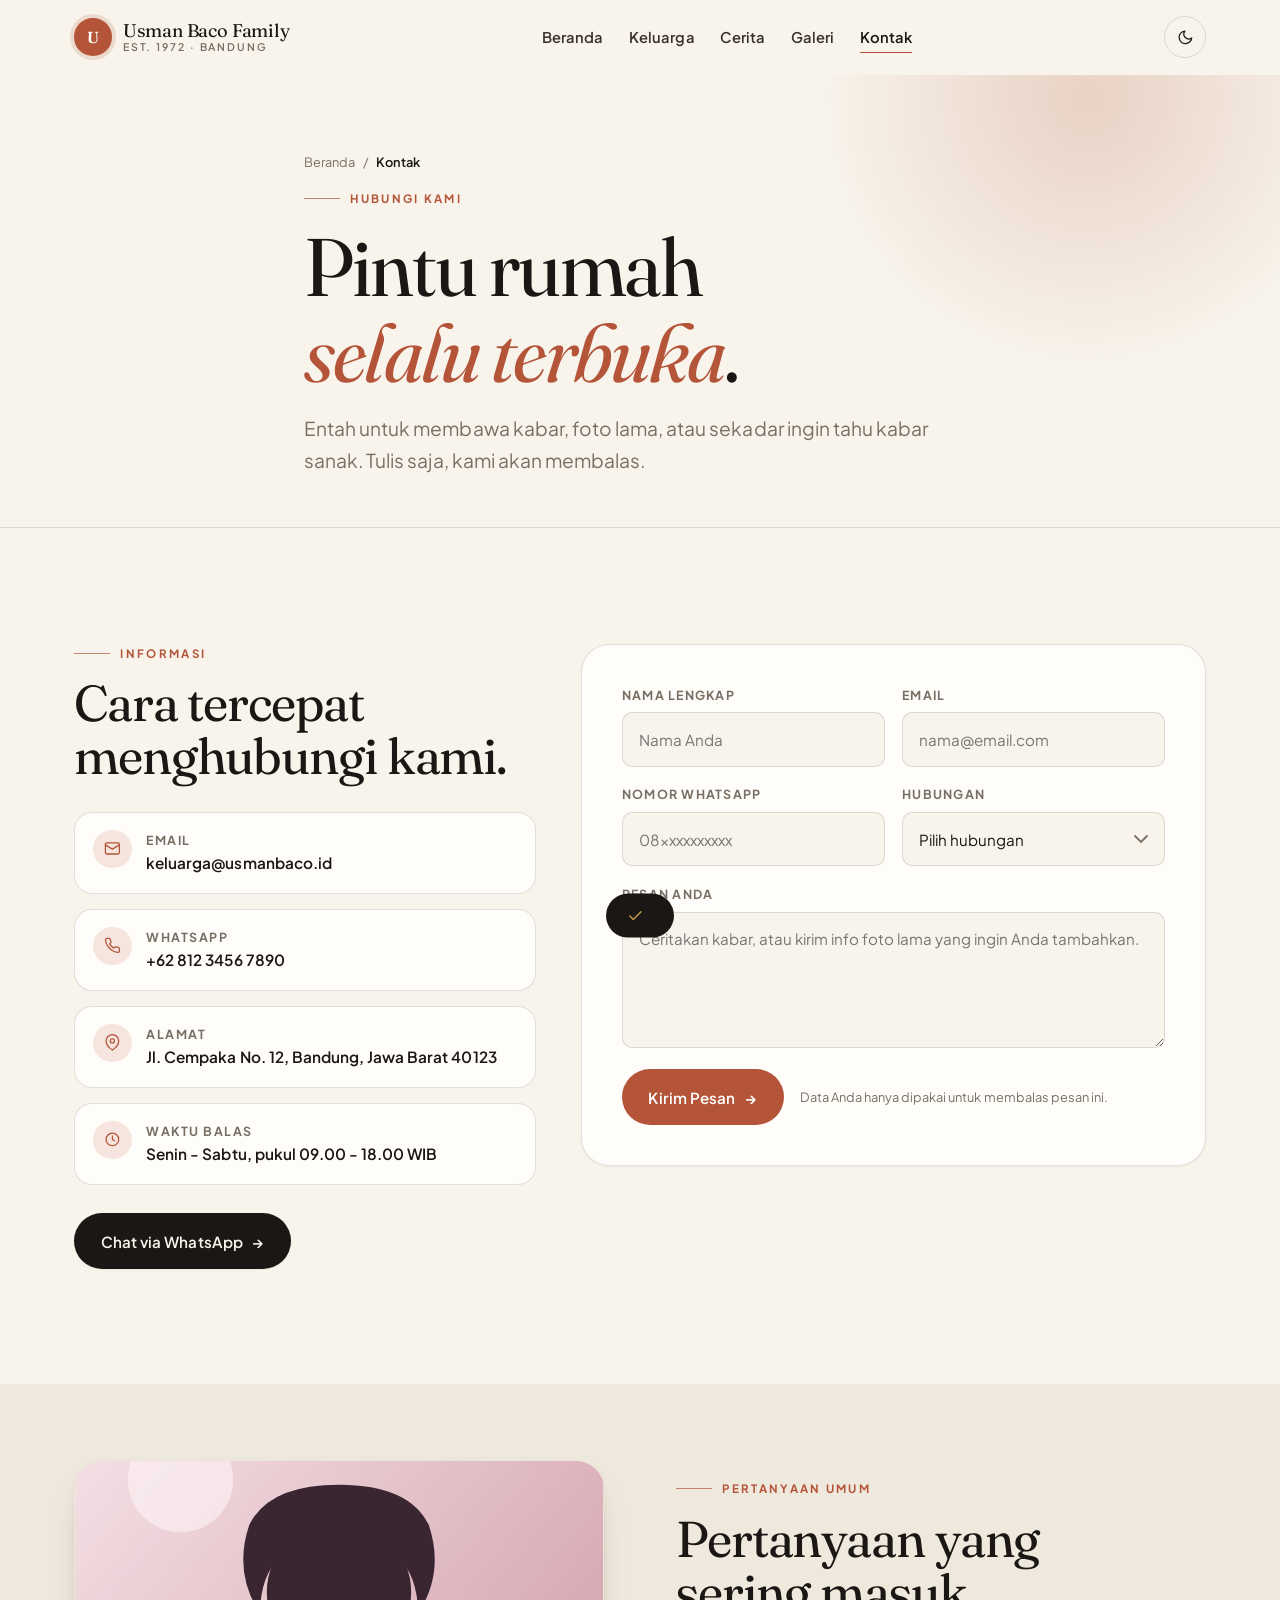
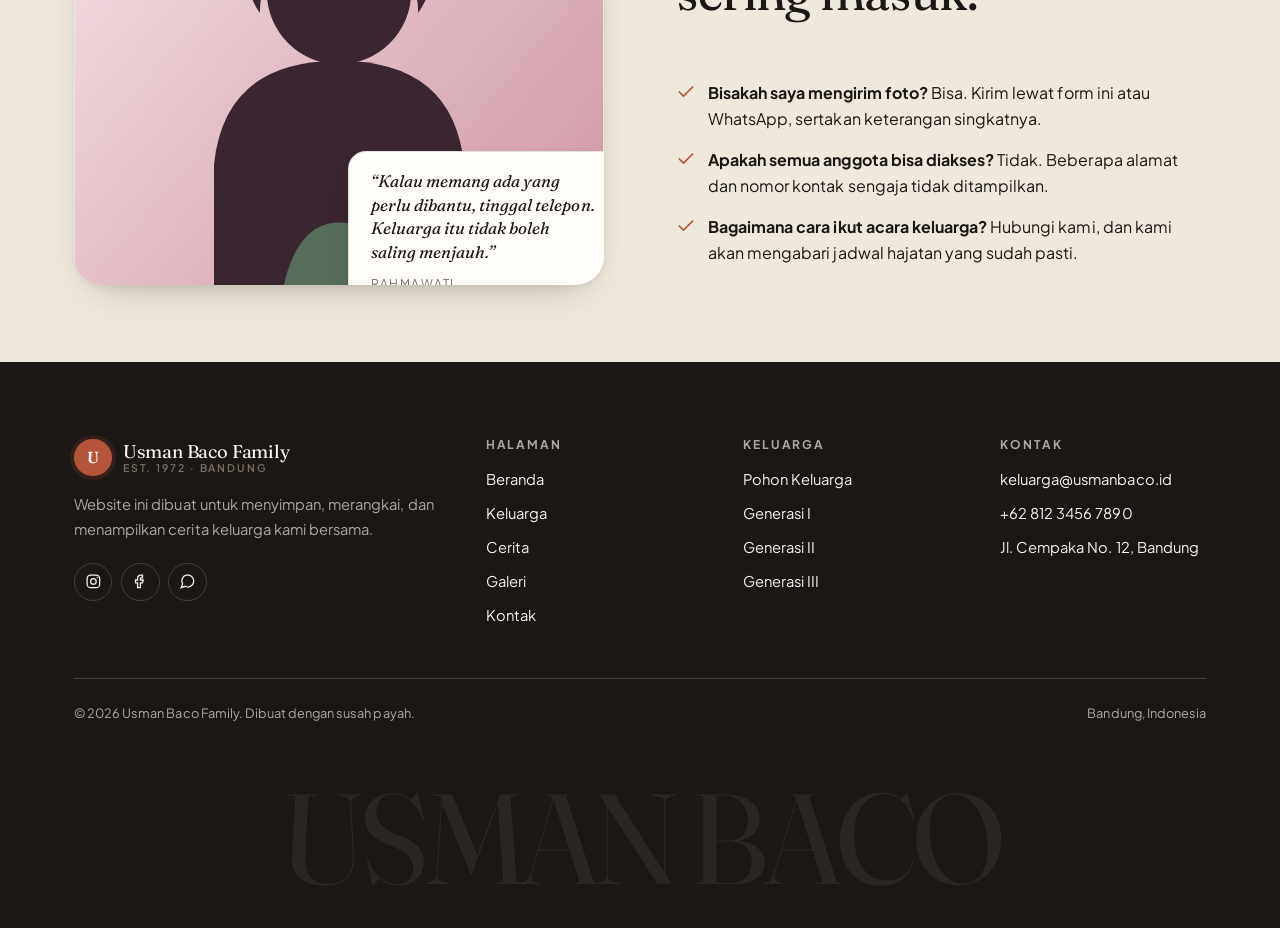
<file: kontak.html>
<!DOCTYPE html>
<html lang="id" data-theme="light">
<head>
  <meta charset="UTF-8">
  <meta name="viewport" content="width=device-width, initial-scale=1.0">
  <meta name="description" content="Hubungi Usman Baco Family. Kirim pesan, foto lama, atau kabar dari sanak keluarga.">
  <meta name="theme-color" content="#f8f4ec">
  <title>Kontak - Usman Baco Family</title>
  <link rel="preconnect" href="https://fonts.googleapis.com">
  <link rel="preconnect" href="https://fonts.gstatic.com" crossorigin>
  <link href="https://fonts.googleapis.com/css2?family=Fraunces:ital,opsz,wght@0,9..144,300..800;1,9..144,300..800&family=Plus+Jakarta+Sans:wght@300;400;500;600;700;800&display=swap" rel="stylesheet">
  <link rel="icon" href="data:image/svg+xml,%3Csvg xmlns='http://www.w3.org/2000/svg' viewBox='0 0 100 100'%3E%3Ccircle cx='50' cy='50' r='50' fill='%23b4553a'/%3E%3Ctext x='50' y='68' font-family='Georgia,serif' font-size='58' fill='%23fff' text-anchor='middle'%3EU%3C/text%3E%3C/svg%3E">
  <link rel="stylesheet" href="assets/css/style.css">
</head>
<body>
  <a class="skip-link" href="#main">Lompat ke konten utama</a>

  <header class="site-header">
    <div class="shell header-inner">
      <a class="brand" href="index.html">
        <span class="brand__mark" aria-hidden="true">U</span>
        <span class="brand__text">
          Usman Baco Family
          <small>Est. 1972 &middot; Bandung</small>
        </span>
      </a>

      <nav class="nav" aria-label="Navigasi utama">
        <ul>
          <li><a href="index.html">Beranda</a></li>
          <li><a href="keluarga.html">Keluarga</a></li>
          <li><a href="cerita.html">Cerita</a></li>
          <li><a href="galeri.html">Galeri</a></li>
          <li><a href="kontak.html" aria-current="page">Kontak</a></li>
        </ul>
      </nav>

      <div class="header-actions">
        <button class="icon-btn theme-toggle" type="button" aria-label="Ganti tema terang/gelap">
          <svg class="icon-moon" viewBox="0 0 24 24" fill="none" stroke="currentColor" stroke-width="1.8" stroke-linecap="round" stroke-linejoin="round" aria-hidden="true">
            <path d="M21 12.79A9 9 0 1 1 11.21 3 7 7 0 0 0 21 12.79z"/>
          </svg>
          <svg class="icon-sun" viewBox="0 0 24 24" fill="none" stroke="currentColor" stroke-width="1.8" stroke-linecap="round" stroke-linejoin="round" aria-hidden="true">
            <circle cx="12" cy="12" r="4"/>
            <path d="M12 2v2M12 20v2M4.9 4.9l1.4 1.4M17.7 17.7l1.4 1.4M2 12h2M20 12h2M4.9 19.1l1.4-1.4M17.7 6.3l1.4-1.4"/>
          </svg>
        </button>
        <button class="icon-btn nav-toggle" type="button" aria-label="Buka menu" aria-expanded="false" aria-controls="mobile-nav">
          <span></span>
        </button>
      </div>
    </div>
  </header>

  <nav class="mobile-nav" id="mobile-nav" aria-label="Navigasi mobile">
    <a href="index.html">Beranda <span>01</span></a>
    <a href="keluarga.html">Keluarga <span>02</span></a>
    <a href="cerita.html">Cerita <span>03</span></a>
    <a href="galeri.html">Galeri <span>04</span></a>
    <a href="kontak.html">Kontak <span>05</span></a>
  </nav>

  <main id="main">
    <section class="page-head">
      <div class="shell page-head__inner">
        <nav class="crumbs" aria-label="Remah roti">
          <a href="index.html">Beranda</a>
          <span aria-hidden="true">/</span>
          <span aria-current="page">Kontak</span>
        </nav>
        <p class="eyebrow">Hubungi Kami</p>
        <h1 class="display">Pintu rumah <em>selalu terbuka</em>.</h1>
        <p class="lead">
          Entah untuk membawa kabar, foto lama, atau sekadar ingin tahu kabar sanak.
          Tulis saja, kami akan membalas.
        </p>
      </div>
    </section>

    <section class="section">
      <div class="shell">
        <div class="contact-grid">
          <div class="reveal">
            <div class="section-head" style="margin-bottom:0">
              <p class="eyebrow">Informasi</p>
              <h2 class="display">Cara tercepat menghubungi kami.</h2>
            </div>

            <div class="info-list">
              <div class="info-item">
                <span class="info-item__icon" aria-hidden="true">
                  <svg viewBox="0 0 24 24" fill="none" stroke="currentColor" stroke-width="1.8" stroke-linecap="round" stroke-linejoin="round"><rect x="2" y="4" width="20" height="16" rx="2"/><path d="M22 7l-10 6L2 7"/></svg>
                </span>
                <div>
                  <strong>Email</strong>
                  <a href="mailto:keluarga@usmanbaco.id">keluarga@usmanbaco.id</a>
                </div>
              </div>

              <div class="info-item">
                <span class="info-item__icon" aria-hidden="true">
                  <svg viewBox="0 0 24 24" fill="none" stroke="currentColor" stroke-width="1.8" stroke-linecap="round" stroke-linejoin="round"><path d="M22 16.9v3a2 2 0 0 1-2.2 2 19.8 19.8 0 0 1-8.6-3.1 19.5 19.5 0 0 1-6-6A19.8 19.8 0 0 1 2.1 4.2 2 2 0 0 1 4.1 2h3a2 2 0 0 1 2 1.7c.1 1 .4 2 .7 2.9a2 2 0 0 1-.5 2.1L8.1 9.9a16 16 0 0 0 6 6l1.2-1.2a2 2 0 0 1 2.1-.5c.9.3 1.9.6 2.9.7a2 2 0 0 1 1.7 2z"/></svg>
                </span>
                <div>
                  <strong>WhatsApp</strong>
                  <a href="https://wa.me/6281234567890" rel="noopener noreferrer" target="_blank">+62 812 3456 7890</a>
                </div>
              </div>

              <div class="info-item">
                <span class="info-item__icon" aria-hidden="true">
                  <svg viewBox="0 0 24 24" fill="none" stroke="currentColor" stroke-width="1.8" stroke-linecap="round" stroke-linejoin="round"><path d="M21 10c0 7-9 13-9 13s-9-6-9-13a9 9 0 0 1 18 0z"/><circle cx="12" cy="10" r="3"/></svg>
                </span>
                <div>
                  <strong>Alamat</strong>
                  <span>Jl. Cempaka No. 12, Bandung, Jawa Barat 40123</span>
                </div>
              </div>

              <div class="info-item">
                <span class="info-item__icon" aria-hidden="true">
                  <svg viewBox="0 0 24 24" fill="none" stroke="currentColor" stroke-width="1.8" stroke-linecap="round" stroke-linejoin="round"><circle cx="12" cy="12" r="9"/><path d="M12 7v5l3 2"/></svg>
                </span>
                <div>
                  <strong>Waktu Balas</strong>
                  <span>Senin - Sabtu, pukul 09.00 - 18.00 WIB</span>
                </div>
              </div>
            </div>

            <div style="margin-top:1.75rem">
              <a class="btn btn--primary" href="https://wa.me/6281234567890" rel="noopener noreferrer" target="_blank">
                Chat via WhatsApp
                <span class="btn__arrow" aria-hidden="true">&rarr;</span>
              </a>
            </div>
          </div>

          <div class="reveal" data-delay="2">
            <form class="form" id="contact-form" novalidate>
              <div class="form-grid form-grid--2">
                <div class="field">
                  <label for="nama">Nama Lengkap</label>
                  <input type="text" id="nama" name="nama" placeholder="Nama Anda" required autocomplete="name">
                  <span class="error"></span>
                </div>

                <div class="field">
                  <label for="email">Email</label>
                  <input type="email" id="email" name="email" placeholder="nama@email.com" required autocomplete="email">
                  <span class="error"></span>
                </div>

                <div class="field">
                  <label for="telepon">Nomor WhatsApp</label>
                  <input type="tel" id="telepon" name="telepon" placeholder="08xxxxxxxxxx" autocomplete="tel">
                  <span class="error"></span>
                </div>

                <div class="field">
                  <label for="hubungan">Hubungan</label>
                  <select id="hubungan" name="hubungan">
                    <option value="">Pilih hubungan</option>
                    <option>Anak</option>
                    <option>Cucu</option>
                    <option>Keponakan</option>
                    <option>Meninggal</option>
                    <option>Teman keluarga</option>
                    <option>Lainnya</option>
                  </select>
                  <span class="error"></span>
                </div>
              </div>

              <div class="form-grid" style="margin-top:1.1rem">
                <div class="field">
                  <label for="pesan">Pesan Anda</label>
                  <textarea id="pesan" name="pesan" placeholder="Ceritakan kabar, atau kirim info foto lama yang ingin Anda tambahkan." required></textarea>
                  <span class="error"></span>
                </div>
              </div>

              <div style="margin-top:1.35rem;display:flex;flex-wrap:wrap;gap:1rem;align-items:center">
                <button class="btn btn--accent" type="submit">
                  Kirim Pesan
                  <span class="btn__arrow" aria-hidden="true">&rarr;</span>
                </button>
                <p class="form__note" style="margin:0">Data Anda hanya dipakai untuk membalas pesan ini.</p>
              </div>

              <div class="form-status" role="status" aria-live="polite"></div>
            </form>
          </div>
        </div>
      </div>
    </section>

    <section class="section section--paper2 section--tight">
      <div class="shell">
        <div class="split">
          <div class="reveal">
            <figure class="split-media">
              <img src="assets/img/portrait-ibu.svg" alt="Ilustrasi potret Rahmawati" width="600" height="700" loading="lazy">
              <figcaption class="quote-card">
                <p>&ldquo;Kalau memang ada yang perlu dibantu, tinggal telepon. Keluarga itu tidak boleh saling menjauh.&rdquo;</p>
                <cite>Rahmawati</cite>
              </figcaption>
            </figure>
          </div>

          <div class="reveal" data-delay="2">
            <div class="section-head">
              <p class="eyebrow">Pertanyaan Umum</p>
              <h2 class="display">Pertanyaan yang sering masuk.</h2>
            </div>

            <ul class="check-list">
              <li>
                <svg viewBox="0 0 24 24" fill="none" stroke="currentColor" stroke-width="2" stroke-linecap="round" stroke-linejoin="round" aria-hidden="true"><path d="M20 6L9 17l-5-5"/></svg>
                <span><strong>Bisakah saya mengirim foto?</strong> Bisa. Kirim lewat form ini atau WhatsApp, sertakan keterangan singkatnya.</span>
              </li>
              <li>
                <svg viewBox="0 0 24 24" fill="none" stroke="currentColor" stroke-width="2" stroke-linecap="round" stroke-linejoin="round" aria-hidden="true"><path d="M20 6L9 17l-5-5"/></svg>
                <span><strong>Apakah semua anggota bisa diakses?</strong> Tidak. Beberapa alamat dan nomor kontak sengaja tidak ditampilkan.</span>
              </li>
              <li>
                <svg viewBox="0 0 24 24" fill="none" stroke="currentColor" stroke-width="2" stroke-linecap="round" stroke-linejoin="round" aria-hidden="true"><path d="M20 6L9 17l-5-5"/></svg>
                <span><strong>Bagaimana cara ikut acara keluarga?</strong> Hubungi kami, dan kami akan mengabari jadwal hajatan yang sudah pasti.</span>
              </li>
            </ul>
          </div>
        </div>
      </div>
    </section>
  </main>

  <footer class="site-footer">
    <div class="shell">
      <div class="footer-grid">
        <div class="footer-brand">
          <a class="brand" href="index.html">
            <span class="brand__mark" aria-hidden="true">U</span>
            <span class="brand__text">
              Usman Baco Family
              <small>Est. 1972 &middot; Bandung</small>
            </span>
          </a>
          <p>
            Website ini dibuat untuk menyimpan, merangkai, dan menampilkan
            cerita keluarga kami bersama.
          </p>
          <div class="socials">
            <a href="https://instagram.com/usmanbaco.family" aria-label="Instagram" target="_blank" rel="noopener noreferrer">
              <svg viewBox="0 0 24 24" fill="none" stroke="currentColor" stroke-width="1.8" aria-hidden="true"><rect x="3" y="3" width="18" height="18" rx="5"/><circle cx="12" cy="12" r="4"/><circle cx="17.5" cy="6.5" r="1" fill="currentColor" stroke="none"/></svg>
            </a>
            <a href="https://facebook.com/usmanbaco.family" aria-label="Facebook" target="_blank" rel="noopener noreferrer">
              <svg viewBox="0 0 24 24" fill="none" stroke="currentColor" stroke-width="1.8" aria-hidden="true"><path d="M15 3h-2.5A4.5 4.5 0 0 0 8 7.5V10H5v4h3v7h4v-7h3l1-4h-4V7.5A.5.5 0 0 1 12.5 7H15z"/></svg>
            </a>
            <a href="https://wa.me/6281234567890" aria-label="WhatsApp" target="_blank" rel="noopener noreferrer">
              <svg viewBox="0 0 24 24" fill="none" stroke="currentColor" stroke-width="1.8" aria-hidden="true"><path d="M21 11.5a8.5 8.5 0 0 1-12.4 7.5L3 21l2.1-5.4A8.5 8.5 0 1 1 21 11.5z"/></svg>
            </a>
          </div>
        </div>

        <div>
          <h2 class="footer-title">Halaman</h2>
          <div class="footer-links">
            <a href="index.html">Beranda</a>
            <a href="keluarga.html">Keluarga</a>
            <a href="cerita.html">Cerita</a>
            <a href="galeri.html">Galeri</a>
            <a href="kontak.html">Kontak</a>
          </div>
        </div>

        <div>
          <h2 class="footer-title">Keluarga</h2>
          <div class="footer-links">
            <a href="keluarga.html#pohon">Pohon Keluarga</a>
            <a href="keluarga.html#generasi-1">Generasi I</a>
            <a href="keluarga.html#generasi-2">Generasi II</a>
            <a href="keluarga.html#generasi-3">Generasi III</a>
          </div>
        </div>

        <div>
          <h2 class="footer-title">Kontak</h2>
          <div class="footer-links">
            <a href="mailto:keluarga@usmanbaco.id">keluarga@usmanbaco.id</a>
            <a href="tel:+6281234567890">+62 812 3456 7890</a>
            <a href="https://maps.google.com/?q=Jl.+Cempaka+No.+12,+Bandung" target="_blank" rel="noopener noreferrer">Jl. Cempaka No. 12, Bandung</a>
          </div>
        </div>
      </div>

      <div class="footer-bottom">
        <span>&copy; <span data-year>2026</span> Usman Baco Family. Dibuat dengan susah payah.</span>
        <span>Bandung, Indonesia</span>
      </div>

      <div class="footer-wordmark" aria-hidden="true">USMAN BACO</div>
    </div>
  </footer>

  <button class="to-top" type="button" aria-label="Kembali ke atas">
    <svg viewBox="0 0 24 24" fill="none" stroke="currentColor" stroke-width="2" stroke-linecap="round" stroke-linejoin="round" aria-hidden="true"><path d="M12 19V5M5 12l7-7 7 7"/></svg>
  </button>

  <div class="toast" id="toast" role="status" aria-live="polite">
    <svg viewBox="0 0 24 24" fill="none" stroke="currentColor" stroke-width="2" stroke-linecap="round" stroke-linejoin="round" aria-hidden="true"><path d="M20 6L9 17l-5-5"/></svg>
    <span data-toast-text></span>
  </div>

  <script src="assets/js/main.js" defer></script>
</body>
</html>
</file>
<file: assets/css/style.css>
/* ==========================================================================
   Usman Baco Family — Style Sheet
   1. Tokens & reset
   2. Base typography
   3. Layout primitives
   4. Buttons, chips, badges
   5. Header & navigation
   6. Hero
   7. Marquee
   8. Story / intro split
   9. Values (dark band)
  10. Stats
  11. People grid
  12. Family tree
  13. Timeline
  14. Gallery + lightbox
  15. CTA band
  16. Contact + form
  17. Footer
  18. Utilities: toast, back-to-top, reveal
  19. Responsive
  20. Motion & print preferences
   ========================================================================== */

/* 1. Tokens & reset ====================================================== */

:root {
  --ink: #1b1714;
  --ink-soft: #3a322c;
  --muted: #7a6f65;
  --paper: #f8f4ec;
  --paper-2: #efe8dc;
  --card: #fffdf9;
  --clay: #b4553a;
  --clay-soft: #e0a186;
  --sage: #5c7a63;
  --gold: #c69b4b;
  --line: rgba(27, 23, 20, 0.13);
  --line-strong: rgba(27, 23, 20, 0.28);

  /* permukaan gelap yang tidak berubah saat tema berganti */
  --deep: #1b1714;
  --deep-text: #f8f4ec;
  --deep-muted: rgba(248, 244, 236, 0.66);
  --deep-line: rgba(248, 244, 236, 0.18);

  --shadow-sm: 0 1px 2px rgba(27, 23, 20, 0.05);
  --shadow-md: 0 2px 6px rgba(27, 23, 20, 0.05), 0 18px 40px -22px rgba(27, 23, 20, 0.35);
  --shadow-lg: 0 30px 70px -30px rgba(27, 23, 20, 0.45);

  --radius-sm: 10px;
  --radius: 18px;
  --radius-lg: 28px;

  --font-display: "Fraunces", "Playfair Display", Georgia, "Times New Roman", serif;
  --font-sans: "Plus Jakarta Sans", system-ui, -apple-system, "Segoe UI", Roboto, sans-serif;

  --shell: 1220px;
  --gutter: clamp(1.15rem, 4vw, 2.75rem);
  --section-y: clamp(4.5rem, 9vw, 8.5rem);
  --header-h: 74px;

  --ease: cubic-bezier(0.22, 0.61, 0.36, 1);
}

[data-theme="dark"] {
  --ink: #f3ece2;
  --ink-soft: #ded4c7;
  --muted: #a2958a;
  --paper: #16130f;
  --paper-2: #1e1a15;
  --card: #221d18;
  --clay: #e08b6d;
  --clay-soft: #a8553c;
  --sage: #8fb79c;
  --gold: #e0bd74;
  --line: rgba(243, 236, 226, 0.14);
  --line-strong: rgba(243, 236, 226, 0.3);
  --deep: #0d0b09;
  --deep-text: #f8f4ec;
  --deep-muted: rgba(248, 244, 236, 0.66);
  --deep-line: rgba(248, 244, 236, 0.18);
  --shadow-md: 0 2px 6px rgba(0, 0, 0, 0.3), 0 18px 40px -22px rgba(0, 0, 0, 0.8);
  --shadow-lg: 0 30px 70px -30px rgba(0, 0, 0, 0.9);
}

*,
*::before,
*::after {
  box-sizing: border-box;
}

* {
  margin: 0;
}

html {
  -webkit-text-size-adjust: 100%;
  scroll-behavior: smooth;
  scroll-padding-top: calc(var(--header-h) + 18px);
}

body {
  min-height: 100vh;
  background: var(--paper);
  color: var(--ink);
  font-family: var(--font-sans);
  font-size: 1rem;
  line-height: 1.65;
  font-weight: 400;
  letter-spacing: 0.002em;
  -webkit-font-smoothing: antialiased;
  -moz-osx-font-smoothing: grayscale;
  overflow-x: hidden;
  transition: background-color 0.35s var(--ease), color 0.35s var(--ease);
}

body.is-locked {
  overflow: hidden;
}

img,
svg,
video {
  display: block;
  max-width: 100%;
  height: auto;
}

button,
input,
textarea,
select {
  font: inherit;
  color: inherit;
}

a {
  color: inherit;
  text-decoration: none;
}

ul,
ol {
  list-style: none;
  padding: 0;
}

::selection {
  background: var(--clay);
  color: #fff;
}

:focus-visible {
  outline: 2px solid var(--clay);
  outline-offset: 3px;
  border-radius: 4px;
}

/* 2. Base typography ===================================================== */

h1,
h2,
h3,
h4 {
  font-family: var(--font-display);
  font-weight: 500;
  line-height: 1.06;
  letter-spacing: -0.022em;
  text-wrap: balance;
}

h1 {
  font-size: clamp(2.6rem, 6.6vw, 5.1rem);
}

h2 {
  font-size: clamp(1.9rem, 4.2vw, 3.15rem);
}

h3 {
  font-size: clamp(1.15rem, 2vw, 1.45rem);
  letter-spacing: -0.014em;
}

p {
  text-wrap: pretty;
}

.display {
  font-family: var(--font-display);
  font-variation-settings: "SOFT" 12, "WONK" 1;
  font-weight: 400;
}

.display em,
em.accent {
  font-style: italic;
  color: var(--clay);
}

.lead {
  font-size: clamp(1.02rem, 1.5vw, 1.2rem);
  color: var(--muted);
  max-width: 56ch;
}

.muted {
  color: var(--muted);
}

.small {
  font-size: 0.875rem;
}

/* 3. Layout primitives =================================================== */

.shell {
  width: 100%;
  max-width: var(--shell);
  margin-inline: auto;
  padding-inline: var(--gutter);
}

.section {
  padding-block: var(--section-y);
  position: relative;
}

.section--tight {
  padding-block: clamp(3rem, 6vw, 5rem);
}

.section--paper2 {
  background: var(--paper-2);
}

.section--card {
  background: var(--card);
}

.section--dark {
  background: var(--deep);
  color: var(--deep-text);
}

.section--dark .lead,
.section--dark .muted {
  color: var(--deep-muted);
}

.section--dark .eyebrow {
  color: var(--gold);
}

.section-head {
  display: grid;
  gap: 0.9rem;
  margin-bottom: clamp(2.25rem, 5vw, 3.75rem);
  max-width: 720px;
}

.section-head--split {
  max-width: none;
  grid-template-columns: minmax(0, 1fr);
  align-items: end;
}

@media (min-width: 900px) {
  .section-head--split {
    grid-template-columns: minmax(0, 1.2fr) minmax(0, 0.8fr);
    gap: 2rem 3rem;
  }
}

.eyebrow {
  display: inline-flex;
  align-items: center;
  gap: 0.65rem;
  font-size: 0.72rem;
  font-weight: 700;
  letter-spacing: 0.2em;
  text-transform: uppercase;
  color: var(--clay);
}

.eyebrow::before {
  content: "";
  width: 2.25rem;
  height: 1px;
  background: currentColor;
  opacity: 0.7;
}

.rule {
  height: 1px;
  background: var(--line);
  border: 0;
}

.grid {
  display: grid;
  gap: clamp(1.25rem, 2.4vw, 2rem);
}

@media (min-width: 680px) {
  .grid--2 {
    grid-template-columns: repeat(2, minmax(0, 1fr));
  }
}

@media (min-width: 980px) {
  .grid--3 {
    grid-template-columns: repeat(3, minmax(0, 1fr));
  }

  .grid--4 {
    grid-template-columns: repeat(4, minmax(0, 1fr));
  }
}

/* 4. Buttons, chips, badges ============================================= */

.btn {
  display: inline-flex;
  align-items: center;
  justify-content: center;
  gap: 0.6rem;
  padding: 0.9rem 1.6rem;
  border: 1px solid transparent;
  border-radius: 999px;
  font-weight: 600;
  font-size: 0.95rem;
  letter-spacing: 0.005em;
  cursor: pointer;
  transition: transform 0.25s var(--ease), background-color 0.25s var(--ease),
    color 0.25s var(--ease), border-color 0.25s var(--ease), box-shadow 0.25s var(--ease);
}

.btn:hover {
  transform: translateY(-2px);
}

.btn:active {
  transform: translateY(0);
}

.btn--primary {
  background: var(--ink);
  color: var(--paper);
  box-shadow: var(--shadow-sm);
}

.btn--primary:hover {
  background: var(--clay);
  color: #fff;
  box-shadow: var(--shadow-md);
}

.btn--accent {
  background: var(--clay);
  color: #fff;
}

.btn--accent:hover {
  color: var(--paper);
}

.btn--ghost {
  border-color: var(--line-strong);
  color: var(--ink);
}

.btn--ghost:hover {
  border-color: var(--ink);
  background: var(--ink);
  color: var(--paper);
}

.btn--sm {
  padding: 0.6rem 1.05rem;
  font-size: 0.85rem;
}

.btn__arrow {
  transition: transform 0.25s var(--ease);
}

.btn:hover .btn__arrow {
  transform: translateX(3px);
}

.chip {
  display: inline-flex;
  align-items: center;
  gap: 0.45rem;
  padding: 0.4rem 0.85rem;
  border: 1px solid var(--line);
  border-radius: 999px;
  background: var(--card);
  font-size: 0.78rem;
  font-weight: 600;
  letter-spacing: 0.04em;
  color: var(--muted);
}

.chip--accent {
  background: rgba(180, 85, 58, 0.12);
  border-color: transparent;
  color: var(--clay);
}

.chip--sage {
  background: rgba(92, 122, 99, 0.14);
  border-color: transparent;
  color: var(--sage);
}

.chip--gold {
  background: rgba(198, 155, 75, 0.16);
  border-color: transparent;
  color: var(--gold);
}

.filter-bar {
  display: flex;
  flex-wrap: wrap;
  gap: 0.6rem;
  margin-bottom: 2rem;
}

.filter-btn {
  padding: 0.55rem 1.1rem;
  border: 1px solid var(--line);
  border-radius: 999px;
  background: transparent;
  font-size: 0.85rem;
  font-weight: 600;
  cursor: pointer;
  transition: all 0.22s var(--ease);
}

.filter-btn:hover {
  border-color: var(--line-strong);
}

.filter-btn[aria-pressed="true"] {
  background: var(--ink);
  border-color: var(--ink);
  color: var(--paper);
}

.badge-num {
  display: inline-grid;
  place-items: center;
  width: 2.6rem;
  height: 2.6rem;
  border-radius: 50%;
  border: 1px solid var(--line);
  font-family: var(--font-display);
  font-size: 0.95rem;
  color: var(--clay);
  background: var(--card);
}

/* 5. Header & navigation ================================================ */

.site-header {
  position: sticky;
  top: 0;
  z-index: 60;
  background: color-mix(in srgb, var(--paper) 88%, transparent);
  backdrop-filter: saturate(160%) blur(14px);
  -webkit-backdrop-filter: saturate(160%) blur(14px);
  border-bottom: 1px solid transparent;
  transition: border-color 0.3s var(--ease), background-color 0.3s var(--ease);
}

.site-header.is-stuck {
  border-bottom-color: var(--line);
}

.header-inner {
  height: var(--header-h);
  display: flex;
  align-items: center;
  justify-content: space-between;
  gap: 1rem;
}

.brand {
  display: inline-flex;
  align-items: center;
  gap: 0.7rem;
  font-family: var(--font-display);
  font-size: 1.15rem;
  letter-spacing: -0.01em;
}

.brand__mark {
  display: grid;
  place-items: center;
  width: 2.35rem;
  height: 2.35rem;
  border-radius: 50%;
  background: var(--clay);
  color: #fff;
  font-size: 1rem;
  font-weight: 600;
  flex: none;
  box-shadow: 0 0 0 4px color-mix(in srgb, var(--clay) 16%, transparent);
}

.brand__text {
  display: flex;
  flex-direction: column;
  line-height: 1.1;
}

.brand__text small {
  font-family: var(--font-sans);
  font-size: 0.66rem;
  font-weight: 600;
  letter-spacing: 0.18em;
  text-transform: uppercase;
  color: var(--muted);
}

.nav {
  display: none;
}

@media (min-width: 940px) {
  .nav {
    display: block;
  }
}

.nav ul {
  display: flex;
  align-items: center;
  gap: clamp(0.4rem, 1.4vw, 1.4rem);
}

.nav a {
  position: relative;
  display: inline-block;
  padding: 0.4rem 0.25rem;
  font-size: 0.92rem;
  font-weight: 600;
  color: var(--ink-soft);
  transition: color 0.22s var(--ease);
}

.nav a::after {
  content: "";
  position: absolute;
  left: 0.25rem;
  right: 0.25rem;
  bottom: 0.15rem;
  height: 1px;
  background: var(--clay);
  transform: scaleX(0);
  transform-origin: right;
  transition: transform 0.3s var(--ease);
}

.nav a:hover,
.nav a[aria-current="page"] {
  color: var(--ink);
}

.nav a:hover::after,
.nav a[aria-current="page"]::after {
  transform: scaleX(1);
  transform-origin: left;
}

.header-actions {
  display: flex;
  align-items: center;
  gap: 0.55rem;
}

.icon-btn {
  display: grid;
  place-items: center;
  width: 2.6rem;
  height: 2.6rem;
  border: 1px solid var(--line);
  border-radius: 50%;
  background: transparent;
  cursor: pointer;
  transition: all 0.22s var(--ease);
}

.icon-btn:hover {
  background: var(--ink);
  border-color: var(--ink);
  color: var(--paper);
}

.icon-btn svg {
  width: 1.05rem;
  height: 1.05rem;
}

.theme-toggle .icon-sun,
[data-theme="dark"] .theme-toggle .icon-moon {
  display: none;
}

[data-theme="dark"] .theme-toggle .icon-sun {
  display: block;
}

.nav-toggle {
  display: grid;
}

@media (min-width: 940px) {
  .nav-toggle {
    display: none;
  }
}

.nav-toggle span {
  position: relative;
  display: block;
  width: 1.1rem;
  height: 2px;
  background: currentColor;
  transition: transform 0.28s var(--ease), background-color 0.2s var(--ease);
}

.nav-toggle span::before,
.nav-toggle span::after {
  content: "";
  position: absolute;
  left: 0;
  width: 100%;
  height: 2px;
  background: currentColor;
  transition: transform 0.28s var(--ease), top 0.28s var(--ease);
}

.nav-toggle span::before {
  top: -6px;
}

.nav-toggle span::after {
  top: 6px;
}

.nav-toggle[aria-expanded="true"] span {
  background: transparent;
}

.nav-toggle[aria-expanded="true"] span::before {
  top: 0;
  transform: rotate(45deg);
}

.nav-toggle[aria-expanded="true"] span::after {
  top: 0;
  transform: rotate(-45deg);
}

.mobile-nav {
  position: fixed;
  inset: var(--header-h) 0 0;
  z-index: 55;
  display: grid;
  align-content: start;
  gap: 0.25rem;
  padding: 1.5rem var(--gutter) 2.5rem;
  background: var(--paper);
  border-top: 1px solid var(--line);
  transform: translateY(-8px);
  opacity: 0;
  visibility: hidden;
  transition: opacity 0.28s var(--ease), transform 0.28s var(--ease), visibility 0.28s;
  overflow-y: auto;
}

.mobile-nav.is-open {
  opacity: 1;
  visibility: visible;
  transform: translateY(0);
}

.mobile-nav a {
  display: flex;
  align-items: center;
  justify-content: space-between;
  padding: 1rem 0;
  border-bottom: 1px solid var(--line);
  font-family: var(--font-display);
  font-size: 1.5rem;
}

.mobile-nav a span {
  font-family: var(--font-sans);
  font-size: 0.7rem;
  letter-spacing: 0.2em;
  color: var(--muted);
}

/* 6. Hero ============================================================== */

.hero {
  position: relative;
  padding-block: clamp(3rem, 7vw, 6rem) clamp(3.5rem, 8vw, 7rem);
  overflow: hidden;
}

.hero::before {
  content: "";
  position: absolute;
  top: -22%;
  right: -12%;
  width: min(760px, 88vw);
  aspect-ratio: 1;
  border-radius: 50%;
  background: radial-gradient(circle at 32% 34%, color-mix(in srgb, var(--clay) 26%, transparent), transparent 62%);
  filter: blur(14px);
  pointer-events: none;
}

.hero::after {
  content: "";
  position: absolute;
  inset: 0;
  pointer-events: none;
  opacity: 0.5;
  background-image: url("data:image/svg+xml,%3Csvg xmlns='http://www.w3.org/2000/svg' width='160' height='160'%3E%3Cfilter id='n'%3E%3CfeTurbulence type='fractalNoise' baseFrequency='.85' numOctaves='3'/%3E%3C/filter%3E%3Crect width='100%25' height='100%25' filter='url(%23n)' opacity='.045'/%3E%3C/svg%3E");
}

.hero-inner {
  position: relative;
  z-index: 1;
  display: grid;
  gap: clamp(2.5rem, 6vw, 4rem);
  align-items: center;
}

@media (min-width: 980px) {
  .hero-inner {
    grid-template-columns: minmax(0, 1.05fr) minmax(0, 0.95fr);
  }
}

.hero-copy > * + * {
  margin-top: 1.35rem;
}

.hero h1 {
  margin-top: 0.9rem;
}

.hero h1 em {
  display: inline-block;
  font-style: italic;
  font-variation-settings: "SOFT" 40, "WONK" 1;
}

.hero-cta {
  display: flex;
  flex-wrap: wrap;
  gap: 0.75rem;
}

.hero-facts {
  display: flex;
  flex-wrap: wrap;
  gap: clamp(1.25rem, 3vw, 2.5rem);
  padding-top: 1.75rem;
  border-top: 1px solid var(--line);
}

.hero-fact dt {
  font-family: var(--font-display);
  font-size: 1.9rem;
  line-height: 1;
}

.hero-fact dd {
  margin: 0.35rem 0 0;
  font-size: 0.78rem;
  letter-spacing: 0.13em;
  text-transform: uppercase;
  color: var(--muted);
}

.hero-visual {
  position: relative;
  justify-self: center;
  width: 100%;
  max-width: 460px;
  aspect-ratio: 4 / 4.6;
}

.hero-card {
  position: absolute;
  border-radius: var(--radius-lg);
  overflow: hidden;
  box-shadow: var(--shadow-lg);
  border: 1px solid var(--line);
}

.hero-card--main {
  inset: 0 6% 8% 0;
  background: linear-gradient(160deg, var(--paper-2), var(--card));
}

.hero-card--main img {
  width: 100%;
  height: 100%;
  object-fit: cover;
}

.hero-card--sub {
  right: 0;
  bottom: 0;
  width: 42%;
  aspect-ratio: 1;
  background: var(--card);
  padding: 0.75rem;
  transform: rotate(4deg);
}

.hero-card--sub img {
  width: 100%;
  height: 100%;
  object-fit: cover;
  border-radius: calc(var(--radius-lg) - 8px);
}

.hero-stamp {
  position: absolute;
  top: 6%;
  left: -4%;
  z-index: 3;
  display: grid;
  place-items: center;
  width: 6.5rem;
  height: 6.5rem;
  border-radius: 50%;
  background: var(--clay);
  color: #fff;
  text-align: center;
  transform: rotate(-9deg);
  box-shadow: var(--shadow-md);
}

.hero-stamp strong {
  display: block;
  font-family: var(--font-display);
  font-size: 1.5rem;
  line-height: 1;
}

.hero-stamp small {
  display: block;
  font-size: 0.6rem;
  letter-spacing: 0.16em;
  text-transform: uppercase;
  opacity: 0.85;
}

/* 7. Marquee =========================================================== */

.marquee {
  --marquee-bg: var(--deep);
  overflow: hidden;
  background: var(--marquee-bg);
  color: var(--deep-text);
  padding-block: 0.95rem;
  border-block: 1px solid var(--line);
}

.marquee-track {
  display: flex;
  gap: 3rem;
  width: max-content;
  animation: marquee 38s linear infinite;
}

.marquee:hover .marquee-track {
  animation-play-state: paused;
}

.marquee-item {
  display: inline-flex;
  align-items: center;
  gap: 3rem;
  font-family: var(--font-display);
  font-size: clamp(1.05rem, 2vw, 1.5rem);
  white-space: nowrap;
}

.marquee-item::after {
  content: "\2726";
  font-size: 0.7em;
  color: var(--gold);
}

@keyframes marquee {
  from {
    transform: translateX(0);
  }
  to {
    transform: translateX(-50%);
  }
}

/* 8. Story split ======================================================= */

.split {
  display: grid;
  gap: clamp(2.5rem, 6vw, 4.5rem);
  align-items: center;
}

@media (min-width: 940px) {
  .split {
    grid-template-columns: minmax(0, 1fr) minmax(0, 1fr);
  }

  .split--wide-left {
    grid-template-columns: minmax(0, 1.15fr) minmax(0, 0.85fr);
  }
}

.split-media {
  position: relative;
  border-radius: var(--radius-lg);
  overflow: hidden;
  box-shadow: var(--shadow-md);
  aspect-ratio: 4 / 3.2;
}

.split-media img {
  width: 100%;
  height: 100%;
  object-fit: cover;
}

.split-media--tall {
  aspect-ratio: 4 / 4.6;
}

.quote-card {
  position: absolute;
  right: -1rem;
  bottom: -1.75rem;
  max-width: 17rem;
  padding: 1.15rem 1.35rem;
  background: var(--card);
  border: 1px solid var(--line);
  border-radius: var(--radius);
  box-shadow: var(--shadow-md);
}

.quote-card p {
  font-family: var(--font-display);
  font-size: 1.05rem;
  font-style: italic;
  line-height: 1.4;
}

.quote-card cite {
  display: block;
  margin-top: 0.6rem;
  font-size: 0.75rem;
  font-style: normal;
  letter-spacing: 0.12em;
  text-transform: uppercase;
  color: var(--muted);
}

.check-list {
  display: grid;
  gap: 0.9rem;
  margin-top: 1.75rem;
}

.check-list li {
  display: flex;
  gap: 0.75rem;
  align-items: flex-start;
}

.check-list svg {
  flex: none;
  width: 1.25rem;
  height: 1.25rem;
  margin-top: 0.15rem;
  color: var(--clay);
}

/* 9. Values (dark band) ================================================ */

.values-grid {
  display: grid;
  gap: 1px;
  background: var(--line);
  border: 1px solid var(--line);
  border-radius: var(--radius);
  overflow: hidden;
}

@media (min-width: 640px) {
  .values-grid {
    grid-template-columns: repeat(2, minmax(0, 1fr));
  }
}

@media (min-width: 1000px) {
  .values-grid {
    grid-template-columns: repeat(4, minmax(0, 1fr));
  }
}

.value-card {
  padding: clamp(1.6rem, 3vw, 2.35rem);
  background: var(--deep);
  transition: background-color 0.3s var(--ease);
}

.value-card:hover {
  background: color-mix(in srgb, var(--clay) 26%, var(--deep));
}

.value-card__icon {
  display: grid;
  place-items: center;
  width: 2.9rem;
  height: 2.9rem;
  margin-bottom: 1.15rem;
  border: 1px solid var(--deep-line);
  border-radius: 50%;
  color: var(--gold);
}

.value-card__icon svg {
  width: 1.35rem;
  height: 1.35rem;
}

.value-card h3 {
  margin-bottom: 0.55rem;
}

.value-card p {
  font-size: 0.94rem;
  color: var(--deep-muted);
}

/* 10. Stats ============================================================ */

.stats-band {
  display: grid;
  gap: 1.5rem;
  grid-template-columns: repeat(2, minmax(0, 1fr));
  padding: clamp(2rem, 4vw, 3.25rem);
  border: 1px solid var(--line);
  border-radius: var(--radius-lg);
  background: var(--card);
}

@media (min-width: 860px) {
  .stats-band {
    grid-template-columns: repeat(4, minmax(0, 1fr));
  }
}

.stat {
  text-align: center;
  padding-inline: 0.75rem;
}

.stat__num {
  font-family: var(--font-display);
  font-size: clamp(2.1rem, 4.6vw, 3.1rem);
  line-height: 1;
  color: var(--clay);
}

.stat__label {
  margin-top: 0.6rem;
  font-size: 0.76rem;
  letter-spacing: 0.14em;
  text-transform: uppercase;
  color: var(--muted);
}

/* 11. People grid ======================================================= */

.people-grid {
  display: grid;
  gap: clamp(1rem, 2vw, 1.5rem);
  grid-template-columns: repeat(auto-fill, minmax(min(100%, 245px), 1fr));
}

.person {
  position: relative;
  display: flex;
  flex-direction: column;
  padding: 1rem;
  background: var(--card);
  border: 1px solid var(--line);
  border-radius: var(--radius);
  transition: transform 0.35s var(--ease), box-shadow 0.35s var(--ease), border-color 0.35s var(--ease);
}

.person:hover {
  transform: translateY(-6px);
  box-shadow: var(--shadow-md);
  border-color: color-mix(in srgb, var(--clay) 45%, transparent);
}

.person__photo {
  position: relative;
  aspect-ratio: 4 / 4.6;
  border-radius: calc(var(--radius) - 6px) calc(var(--radius) - 6px) 8px 8px;
  overflow: hidden;
  display: grid;
  place-items: center;
  background: var(--mono, var(--clay));
}

.person__photo::after {
  content: "";
  position: absolute;
  inset: 0;
  background: linear-gradient(190deg, rgba(255, 255, 255, 0.24), rgba(0, 0, 0, 0.2));
}

.person__mono {
  position: relative;
  z-index: 1;
  font-family: var(--font-display);
  font-size: 3.2rem;
  color: rgba(255, 255, 255, 0.92);
  letter-spacing: -0.03em;
}

.person__role {
  position: absolute;
  z-index: 2;
  left: 0.75rem;
  bottom: 0.75rem;
  padding: 0.28rem 0.7rem;
  border-radius: 999px;
  background: rgba(27, 23, 20, 0.62);
  backdrop-filter: blur(6px);
  color: #fff;
  font-size: 0.68rem;
  letter-spacing: 0.12em;
  text-transform: uppercase;
}

.person__body {
  padding: 1.05rem 0.35rem 0.35rem;
}

.person__name {
  font-family: var(--font-display);
  font-size: 1.25rem;
}

.person__meta {
  margin-top: 0.3rem;
  font-size: 0.8rem;
  color: var(--muted);
}

.person__desc {
  margin-top: 0.7rem;
  font-size: 0.9rem;
  color: var(--ink-soft);
}

.person__links {
  display: flex;
  gap: 0.5rem;
  margin-top: 1rem;
  padding-top: 0.9rem;
  border-top: 1px solid var(--line);
}

.person__links a {
  display: inline-flex;
  align-items: center;
  gap: 0.35rem;
  font-size: 0.78rem;
  font-weight: 600;
  color: var(--muted);
  transition: color 0.22s var(--ease);
}

.person__links a:hover {
  color: var(--clay);
}

.person__links svg {
  width: 0.95rem;
  height: 0.95rem;
}

/* 12. Family tree ======================================================= */

.tree {
  overflow-x: auto;
  padding: 0.5rem 0 1.5rem;
}

.tree ul {
  display: flex;
  width: fit-content;
  margin-inline: auto;
  justify-content: center;
  position: relative;
}

.tree ul ul {
  padding-top: 2.25rem;
}

/* batang turun dari node induk ke rel horizontal barisan anak */
.tree ul ul::before {
  content: "";
  position: absolute;
  top: 0;
  left: 50%;
  width: 0;
  height: 2.25rem;
  border-left: 1px solid var(--line-strong);
}

/* rel horizontal yang menghubungkan semua anak pada satu baris */
.tree ul ul::after {
  content: "";
  position: absolute;
  top: 2.25rem;
  left: 0;
  right: 0;
  border-top: 1px solid var(--line-strong);
}

.tree li {
  position: relative;
  padding: 1.75rem 0.4rem 0;
  text-align: center;
}

/* batang vertikal dari rel ke node anak */
.tree li::before {
  content: "";
  position: absolute;
  top: 0;
  left: 50%;
  width: 0;
  height: 1.75rem;
  border-left: 1px solid var(--line-strong);
}

/* akar pohon: node pertama tidak butuh rel maupun batang */
.tree > ul {
  padding-top: 0;
}

.tree > ul > li {
  padding-top: 0;
}

.tree > ul > li::before {
  display: none;
}

.tree-node {
  display: flex;
  width: fit-content;
  margin-inline: auto;
  flex-direction: column;
  align-items: center;
  gap: 0.45rem;
  min-width: 8.5rem;
  padding: 0.9rem 1.1rem;
  background: var(--card);
  border: 1px solid var(--line);
  border-radius: var(--radius);
  transition: transform 0.25s var(--ease), border-color 0.25s var(--ease);
}

.tree-node:hover {
  transform: translateY(-3px);
  border-color: var(--clay);
}

.tree-node__avatar {
  display: grid;
  place-items: center;
  width: 2.7rem;
  height: 2.7rem;
  border-radius: 50%;
  background: var(--mono, var(--sage));
  color: #fff;
  font-family: var(--font-display);
  font-size: 0.95rem;
}

.tree-node strong {
  font-family: var(--font-display);
  font-size: 0.98rem;
  font-weight: 500;
}

.tree-node small {
  font-size: 0.7rem;
  color: var(--muted);
  letter-spacing: 0.08em;
  text-transform: uppercase;
}

/* 13. Timeline ========================================================= */

.timeline {
  position: relative;
  display: grid;
  gap: 1.5rem;
}

.timeline::before {
  content: "";
  position: absolute;
  top: 0.6rem;
  bottom: 0.6rem;
  left: 1.3rem;
  width: 1px;
  background: var(--line);
}

@media (min-width: 820px) {
  .timeline::before {
    left: 50%;
    transform: translateX(-50%);
  }
}

.tl-item {
  position: relative;
  padding-left: 3.25rem;
}

@media (min-width: 820px) {
  .tl-item {
    width: 50%;
    padding-left: 0;
    padding-right: 2.75rem;
  }

  .tl-item:nth-child(even) {
    margin-left: 50%;
    padding-right: 0;
    padding-left: 2.75rem;
  }
}

.tl-dot {
  position: absolute;
  top: 0.35rem;
  left: 0;
  width: 0.95rem;
  height: 0.95rem;
  border-radius: 50%;
  background: var(--clay);
  box-shadow: 0 0 0 5px var(--paper);
}

@media (min-width: 820px) {
  .tl-dot {
    left: auto;
    right: -0.475rem;
  }

  .tl-item:nth-child(even) .tl-dot {
    right: auto;
    left: -0.475rem;
  }
}

.tl-card {
  padding: 1.35rem 1.5rem;
  background: var(--card);
  border: 1px solid var(--line);
  border-radius: var(--radius);
  transition: transform 0.3s var(--ease), box-shadow 0.3s var(--ease);
}

.tl-card:hover {
  transform: translateY(-3px);
  box-shadow: var(--shadow-md);
}

.tl-year {
  font-family: var(--font-display);
  font-size: 0.9rem;
  letter-spacing: 0.16em;
  color: var(--clay);
}

.tl-card h3 {
  margin-block: 0.5rem 0.5rem;
}

.tl-card p {
  font-size: 0.93rem;
  color: var(--ink-soft);
}

/* 14. Gallery & lightbox =============================================== */

.gallery {
  columns: 3 260px;
  column-gap: clamp(0.85rem, 1.6vw, 1.35rem);
}

.shot {
  position: relative;
  break-inside: avoid;
  margin-bottom: clamp(0.85rem, 1.6vw, 1.35rem);
  border: 1px solid var(--line);
  border-radius: var(--radius);
  overflow: hidden;
  background: var(--card);
  cursor: zoom-in;
  transition: transform 0.35s var(--ease), box-shadow 0.35s var(--ease);
}

.shot:hover {
  transform: translateY(-4px);
  box-shadow: var(--shadow-md);
}

.shot img {
  width: 100%;
  transition: transform 0.6s var(--ease);
}

.shot:hover img {
  transform: scale(1.04);
}

.shot__meta {
  position: absolute;
  inset: auto 0 0 0;
  display: flex;
  flex-direction: column;
  align-items: flex-start;
  gap: 0.2rem;
  padding: 1.5rem 1.15rem 1rem;
  color: #fff;
  background: linear-gradient(to top, rgba(20, 16, 13, 0.82), transparent);
}

.shot__title {
  display: block;
  font-family: var(--font-display);
  font-size: 1.05rem;
}

.shot__tag {
  font-size: 0.7rem;
  letter-spacing: 0.12em;
  text-transform: uppercase;
  opacity: 0.8;
}

.shot[hidden] {
  display: none;
}

.lightbox {
  position: fixed;
  inset: 0;
  z-index: 100;
  display: grid;
  place-items: center;
  padding: clamp(1rem, 4vw, 3rem);
  background: rgba(16, 13, 10, 0.92);
  backdrop-filter: blur(8px);
  opacity: 0;
  visibility: hidden;
  transition: opacity 0.28s var(--ease), visibility 0.28s;
}

.lightbox.is-open {
  opacity: 1;
  visibility: visible;
}

.lightbox__figure {
  max-width: min(960px, 100%);
  max-height: 100%;
  display: grid;
  gap: 1rem;
  justify-items: center;
}

.lightbox__figure img {
  max-height: 74vh;
  width: auto;
  border-radius: var(--radius);
  box-shadow: var(--shadow-lg);
}

.lightbox__cap {
  color: rgba(248, 244, 236, 0.86);
  text-align: center;
  font-size: 0.92rem;
}

.lightbox__cap strong {
  display: block;
  font-family: var(--font-display);
  font-size: 1.15rem;
  font-weight: 500;
  color: #f8f4ec;
}

.lightbox__btn {
  position: absolute;
  display: grid;
  place-items: center;
  width: 2.9rem;
  height: 2.9rem;
  border: 1px solid rgba(248, 244, 236, 0.28);
  border-radius: 50%;
  background: rgba(20, 16, 13, 0.55);
  color: #f8f4ec;
  cursor: pointer;
  transition: background-color 0.22s var(--ease), transform 0.22s var(--ease);
}

.lightbox__btn:hover {
  background: var(--clay);
  transform: scale(1.06);
}

.lightbox__btn svg {
  width: 1.1rem;
  height: 1.1rem;
}

.lightbox__btn--close {
  top: clamp(1rem, 3vw, 2rem);
  right: clamp(1rem, 3vw, 2rem);
}

.lightbox__btn--prev {
  left: clamp(0.5rem, 3vw, 2.25rem);
  top: 50%;
  transform: translateY(-50%);
}

.lightbox__btn--prev:hover {
  transform: translateY(-50%) scale(1.06);
}

.lightbox__btn--next {
  right: clamp(0.5rem, 3vw, 2.25rem);
  top: 50%;
  transform: translateY(-50%);
}

.lightbox__btn--next:hover {
  transform: translateY(-50%) scale(1.06);
}

/* 15. CTA band ========================================================= */

.cta-card {
  position: relative;
  overflow: hidden;
  display: grid;
  gap: 1.75rem;
  padding: clamp(2.25rem, 5vw, 4rem);
  border-radius: var(--radius-lg);
  background: var(--deep);
  color: var(--deep-text);
}

.cta-card::before {
  content: "";
  position: absolute;
  right: -12%;
  bottom: -45%;
  width: 60%;
  aspect-ratio: 1;
  border-radius: 50%;
  background: radial-gradient(circle, color-mix(in srgb, var(--clay) 55%, transparent), transparent 65%);
}

@media (min-width: 900px) {
  .cta-card {
    grid-template-columns: minmax(0, 1.2fr) minmax(0, 0.8fr);
    align-items: center;
  }
}

.cta-card > * {
  position: relative;
  z-index: 1;
}

.cta-card h2 {
  color: var(--deep-text);
}

.cta-card .lead {
  color: var(--deep-muted);
}

.cta-actions {
  display: flex;
  flex-wrap: wrap;
  gap: 0.75rem;
}

.cta-card .btn--primary {
  background: var(--deep-text);
  color: var(--deep);
}

.cta-card .btn--primary:hover {
  background: var(--clay);
  color: #fff;
}

.cta-card .btn--ghost {
  border-color: var(--deep-line);
  color: var(--deep-text);
}

.cta-card .btn--ghost:hover {
  background: var(--deep-text);
  color: var(--deep);
}

/* 16. Contact & form =================================================== */

.contact-grid {
  display: grid;
  gap: clamp(1.5rem, 3.5vw, 3rem);
  align-items: start;
}

@media (min-width: 940px) {
  .contact-grid {
    grid-template-columns: minmax(0, 0.85fr) minmax(0, 1.15fr);
  }
}

.info-list {
  display: grid;
  gap: 0.9rem;
  margin-top: 1.75rem;
}

.info-item {
  display: flex;
  gap: 0.9rem;
  padding: 1.05rem 1.15rem;
  background: var(--card);
  border: 1px solid var(--line);
  border-radius: var(--radius);
  transition: transform 0.25s var(--ease), border-color 0.25s var(--ease);
}

.info-item:hover {
  transform: translateX(4px);
  border-color: color-mix(in srgb, var(--clay) 45%, transparent);
}

.info-item__icon {
  display: grid;
  place-items: center;
  flex: none;
  width: 2.4rem;
  height: 2.4rem;
  border-radius: 50%;
  background: color-mix(in srgb, var(--clay) 14%, transparent);
  color: var(--clay);
}

.info-item__icon svg {
  width: 1.05rem;
  height: 1.05rem;
}

.info-item strong {
  display: block;
  font-size: 0.78rem;
  letter-spacing: 0.12em;
  text-transform: uppercase;
  color: var(--muted);
}

.info-item span,
.info-item a {
  font-size: 0.96rem;
  font-weight: 600;
}

.info-item a:hover {
  color: var(--clay);
}

.form {
  padding: clamp(1.5rem, 3.5vw, 2.5rem);
  background: var(--card);
  border: 1px solid var(--line);
  border-radius: var(--radius-lg);
  box-shadow: var(--shadow-sm);
}

.form-grid {
  display: grid;
  gap: 1.1rem;
}

@media (min-width: 620px) {
  .form-grid--2 {
    grid-template-columns: repeat(2, minmax(0, 1fr));
  }
}

.field {
  display: grid;
  gap: 0.45rem;
}

.field label {
  font-size: 0.78rem;
  font-weight: 700;
  letter-spacing: 0.1em;
  text-transform: uppercase;
  color: var(--muted);
}

.field input,
.field textarea,
.field select {
  width: 100%;
  padding: 0.85rem 1rem;
  background: var(--paper);
  border: 1px solid var(--line);
  border-radius: var(--radius-sm);
  font-size: 0.95rem;
  transition: border-color 0.22s var(--ease), box-shadow 0.22s var(--ease), background-color 0.3s var(--ease);
}

.field textarea {
  min-height: 8.5rem;
  resize: vertical;
}

.field select {
  appearance: none;
  background-image: url("data:image/svg+xml,%3Csvg xmlns='http://www.w3.org/2000/svg' width='14' height='9' viewBox='0 0 14 9' fill='none'%3E%3Cpath d='M1 1L7 7L13 1' stroke='%237a6f65' stroke-width='1.8' stroke-linecap='round'/%3E%3C/svg%3E");
  background-repeat: no-repeat;
  background-position: right 1rem center;
  padding-right: 2.5rem;
}

.field input:focus,
.field textarea:focus,
.field select:focus {
  outline: none;
  border-color: var(--clay);
  box-shadow: 0 0 0 3px color-mix(in srgb, var(--clay) 18%, transparent);
}

.field .error {
  font-size: 0.78rem;
  color: #c0392b;
  display: none;
}

.field.has-error input,
.field.has-error textarea,
.field.has-error select {
  border-color: #c0392b;
}

.field.has-error .error {
  display: block;
}

.form__note {
  font-size: 0.8rem;
  color: var(--muted);
}

.form-status {
  margin-top: 1rem;
  padding: 0.9rem 1.1rem;
  border-radius: var(--radius-sm);
  font-size: 0.9rem;
  font-weight: 600;
  display: none;
}

.form-status.is-ok {
  display: block;
  background: rgba(92, 122, 99, 0.16);
  border: 1px solid rgba(92, 122, 99, 0.4);
  color: var(--sage);
}

.form-status.is-bad {
  display: block;
  background: rgba(192, 57, 43, 0.12);
  border: 1px solid rgba(192, 57, 43, 0.35);
  color: #c0392b;
}

/* 17. Footer =========================================================== */

.site-footer {
  position: relative;
  margin-top: auto;
  padding-block: clamp(3rem, 6vw, 5rem) 2rem;
  background: var(--deep);
  color: var(--deep-text);
}

.footer-grid {
  display: grid;
  gap: clamp(2rem, 4vw, 3.5rem);
}

@media (min-width: 860px) {
  .footer-grid {
    grid-template-columns: minmax(0, 1.4fr) repeat(3, minmax(0, 0.8fr));
  }
}

.footer-brand p {
  max-width: 34ch;
  margin-top: 1rem;
  color: var(--deep-muted);
  font-size: 0.92rem;
}

.footer-title {
  font-family: var(--font-sans);
  font-size: 0.75rem;
  font-weight: 700;
  letter-spacing: 0.16em;
  text-transform: uppercase;
  color: var(--deep-muted);
  margin-bottom: 1rem;
}

.footer-links {
  display: grid;
  gap: 0.6rem;
}

.footer-links a {
  font-size: 0.92rem;
  color: var(--deep-text);
  transition: color 0.22s var(--ease), padding-left 0.22s var(--ease);
}

.footer-links a:hover {
  color: var(--clay-soft);
  padding-left: 4px;
}

.socials {
  display: flex;
  gap: 0.55rem;
  margin-top: 1.35rem;
}

.socials a {
  display: grid;
  place-items: center;
  width: 2.4rem;
  height: 2.4rem;
  border: 1px solid var(--deep-line);
  border-radius: 50%;
  transition: background-color 0.25s var(--ease), border-color 0.25s var(--ease), transform 0.25s var(--ease);
}

.socials a:hover {
  background: var(--clay);
  border-color: var(--clay);
  transform: translateY(-3px);
}

.socials svg {
  width: 1.05rem;
  height: 1.05rem;
}

.footer-bottom {
  display: flex;
  flex-wrap: wrap;
  align-items: center;
  justify-content: space-between;
  gap: 1rem;
  margin-top: clamp(2rem, 4vw, 3.5rem);
  padding-top: 1.5rem;
  border-top: 1px solid var(--deep-line);
  font-size: 0.8rem;
  color: var(--deep-muted);
}

.footer-wordmark {
  font-family: var(--font-display);
  font-size: clamp(2.5rem, 12vw, 8rem);
  line-height: 0.9;
  letter-spacing: -0.04em;
  text-align: center;
  color: rgba(248, 244, 236, 0.07);
  margin-top: clamp(2rem, 5vw, 3.5rem);
  user-select: none;
  pointer-events: none;
}

/* 18. Utilities ======================================================== */

.reveal {
  opacity: 0;
  transform: translateY(26px);
  transition: opacity 0.75s var(--ease), transform 0.75s var(--ease);
}

.reveal.is-visible {
  opacity: 1;
  transform: none;
}

.reveal[data-delay="1"] {
  transition-delay: 0.08s;
}

.reveal[data-delay="2"] {
  transition-delay: 0.16s;
}

.reveal[data-delay="3"] {
  transition-delay: 0.24s;
}

.toast {
  position: fixed;
  left: 50%;
  bottom: 1.5rem;
  z-index: 120;
  transform: translate(-50%, 140%);
  display: flex;
  align-items: center;
  gap: 0.6rem;
  padding: 0.85rem 1.3rem;
  border-radius: 999px;
  background: var(--deep);
  color: var(--deep-text);
  font-size: 0.9rem;
  font-weight: 600;
  box-shadow: var(--shadow-lg);
  transition: transform 0.4s var(--ease);
}

.toast.is-visible {
  transform: translate(-50%, 0);
}

.toast svg {
  width: 1.05rem;
  height: 1.05rem;
  color: var(--gold);
}

.to-top {
  position: fixed;
  right: clamp(1rem, 3vw, 2rem);
  bottom: clamp(1rem, 3vw, 2rem);
  z-index: 50;
  display: grid;
  place-items: center;
  width: 2.9rem;
  height: 2.9rem;
  border: 1px solid var(--line);
  border-radius: 50%;
  background: var(--card);
  color: var(--ink);
  cursor: pointer;
  opacity: 0;
  visibility: hidden;
  transform: translateY(12px);
  transition: opacity 0.3s var(--ease), transform 0.3s var(--ease), visibility 0.3s;
  box-shadow: var(--shadow-md);
}

.to-top.is-visible {
  opacity: 1;
  visibility: visible;
  transform: none;
}

.to-top:hover {
  background: var(--clay);
  border-color: var(--clay);
  color: #fff;
}

.to-top svg {
  width: 1.05rem;
  height: 1.05rem;
}

.skip-link {
  position: absolute;
  left: 50%;
  top: -100px;
  transform: translateX(-50%);
  z-index: 200;
  padding: 0.75rem 1.25rem;
  background: var(--deep);
  color: var(--deep-text);
  border-radius: 0 0 var(--radius-sm) var(--radius-sm);
  font-size: 0.9rem;
  font-weight: 600;
  transition: top 0.25s var(--ease);
}

.skip-link:focus {
  top: 0;
}

.page-head {
  position: relative;
  padding-block: clamp(2.75rem, 6vw, 5rem) clamp(2.25rem, 4vw, 3.5rem);
  border-bottom: 1px solid var(--line);
  overflow: hidden;
}

.page-head::after {
  content: "";
  position: absolute;
  right: -8%;
  top: -60%;
  width: 46%;
  aspect-ratio: 1;
  border-radius: 50%;
  background: radial-gradient(circle, color-mix(in srgb, var(--clay) 22%, transparent), transparent 66%);
  pointer-events: none;
}

.page-head__inner {
  position: relative;
  z-index: 1;
  display: grid;
  gap: 1rem;
  max-width: 760px;
}

.crumbs {
  display: flex;
  align-items: center;
  gap: 0.5rem;
  font-size: 0.8rem;
  color: var(--muted);
}

.crumbs a:hover {
  color: var(--clay);
}

.crumbs span[aria-current] {
  color: var(--ink);
  font-weight: 600;
}

/* 19. Responsive ======================================================= */

@media (max-width: 600px) {
  .hero-facts {
    gap: 1.25rem 1.75rem;
  }

  .stats-band {
    grid-template-columns: repeat(2, minmax(0, 1fr));
  }

  .gallery {
    columns: 1;
  }

  .person__photo {
    aspect-ratio: 4 / 4;
  }

  .hero-stamp {
    left: 0;
    width: 5.25rem;
    height: 5.25rem;
  }

  .hero-stamp strong {
    font-size: 1.2rem;
  }
}

@media (max-width: 420px) {
  .brand__text small {
    display: none;
  }

  .brand {
    font-size: 0.98rem;
  }

  .brand__mark {
    width: 2.1rem;
    height: 2.1rem;
    font-size: 0.9rem;
  }
}

/* 20. Motion & print =================================================== */

@media (prefers-reduced-motion: reduce) {
  html {
    scroll-behavior: auto;
  }

  *,
  *::before,
  *::after {
    animation-duration: 0.001ms !important;
    animation-iteration-count: 1 !important;
    transition-duration: 0.001ms !important;
  }

  .reveal {
    opacity: 1;
    transform: none;
  }
}

@media print {
  .site-header,
  .to-top,
  .toast,
  .mobile-nav,
  .cta-card {
    display: none !important;
  }

  body {
    background: #fff;
    color: #000;
  }
}
</file>
